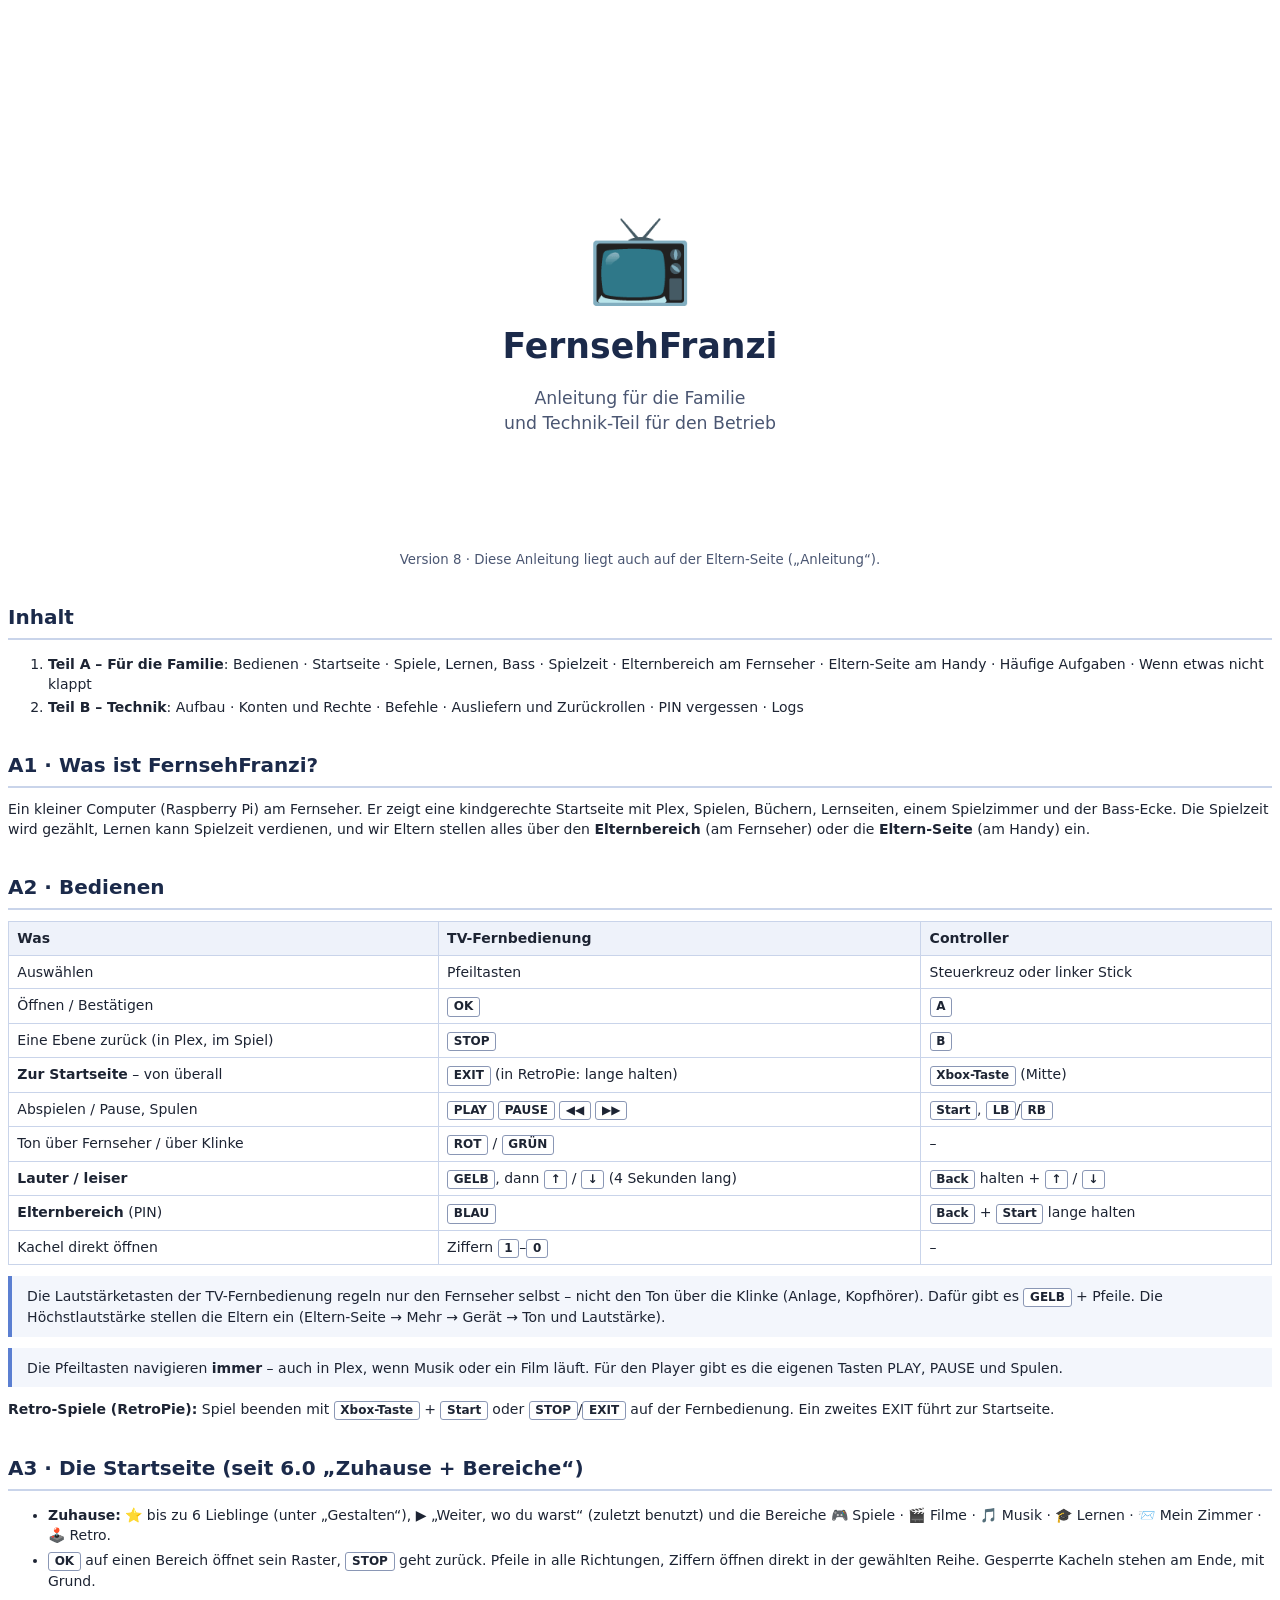
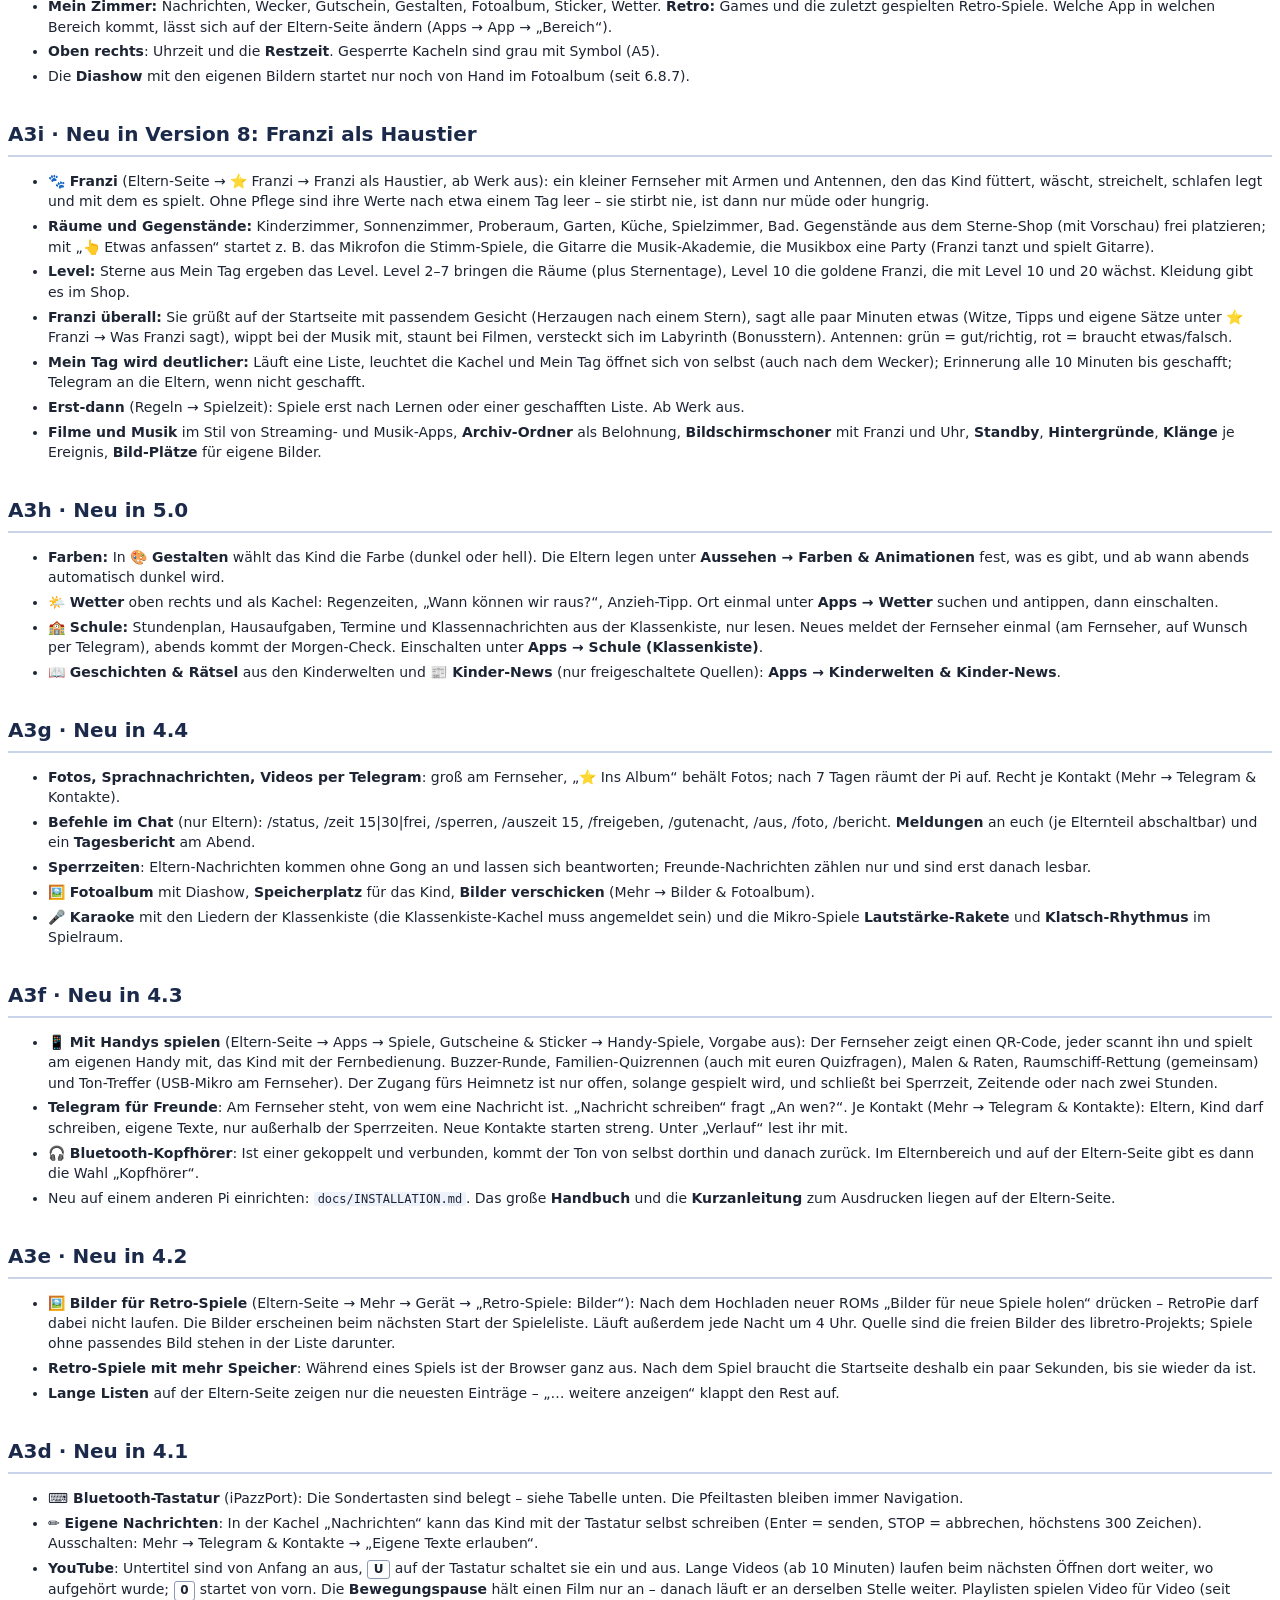
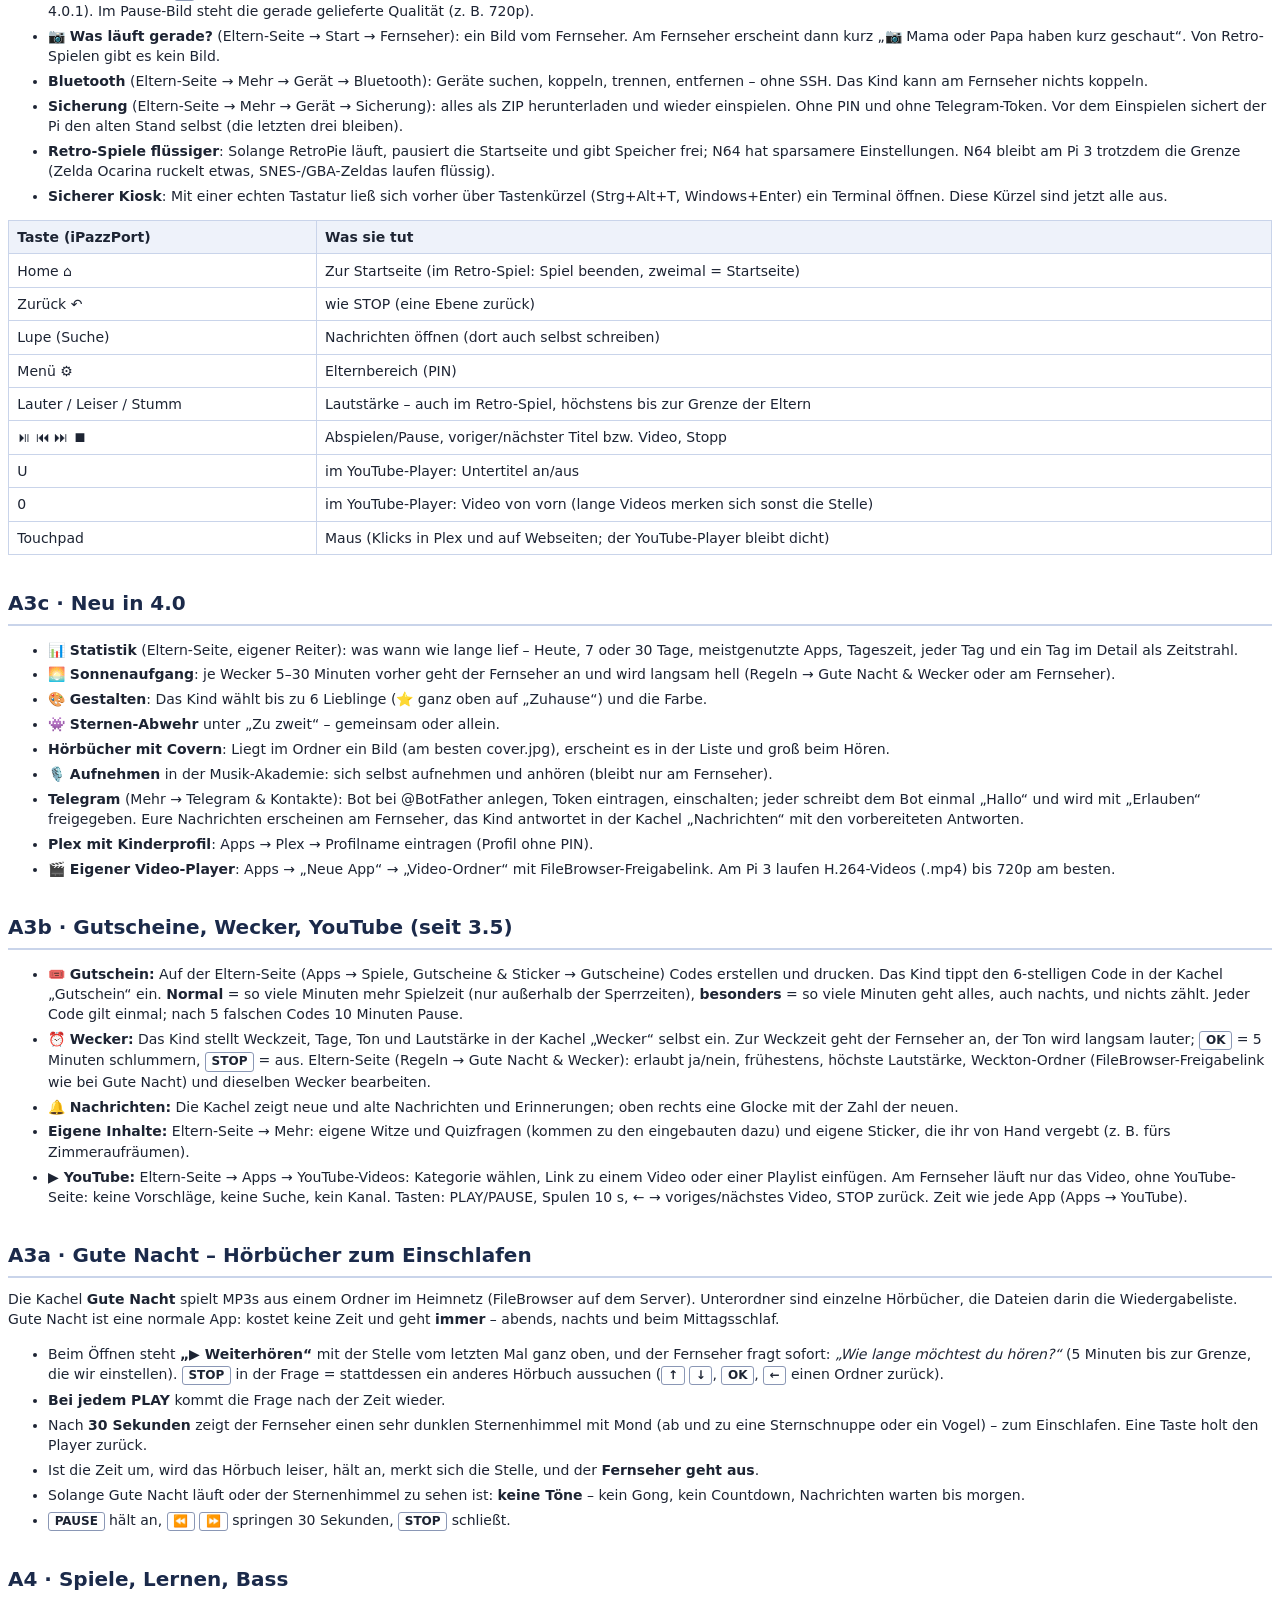
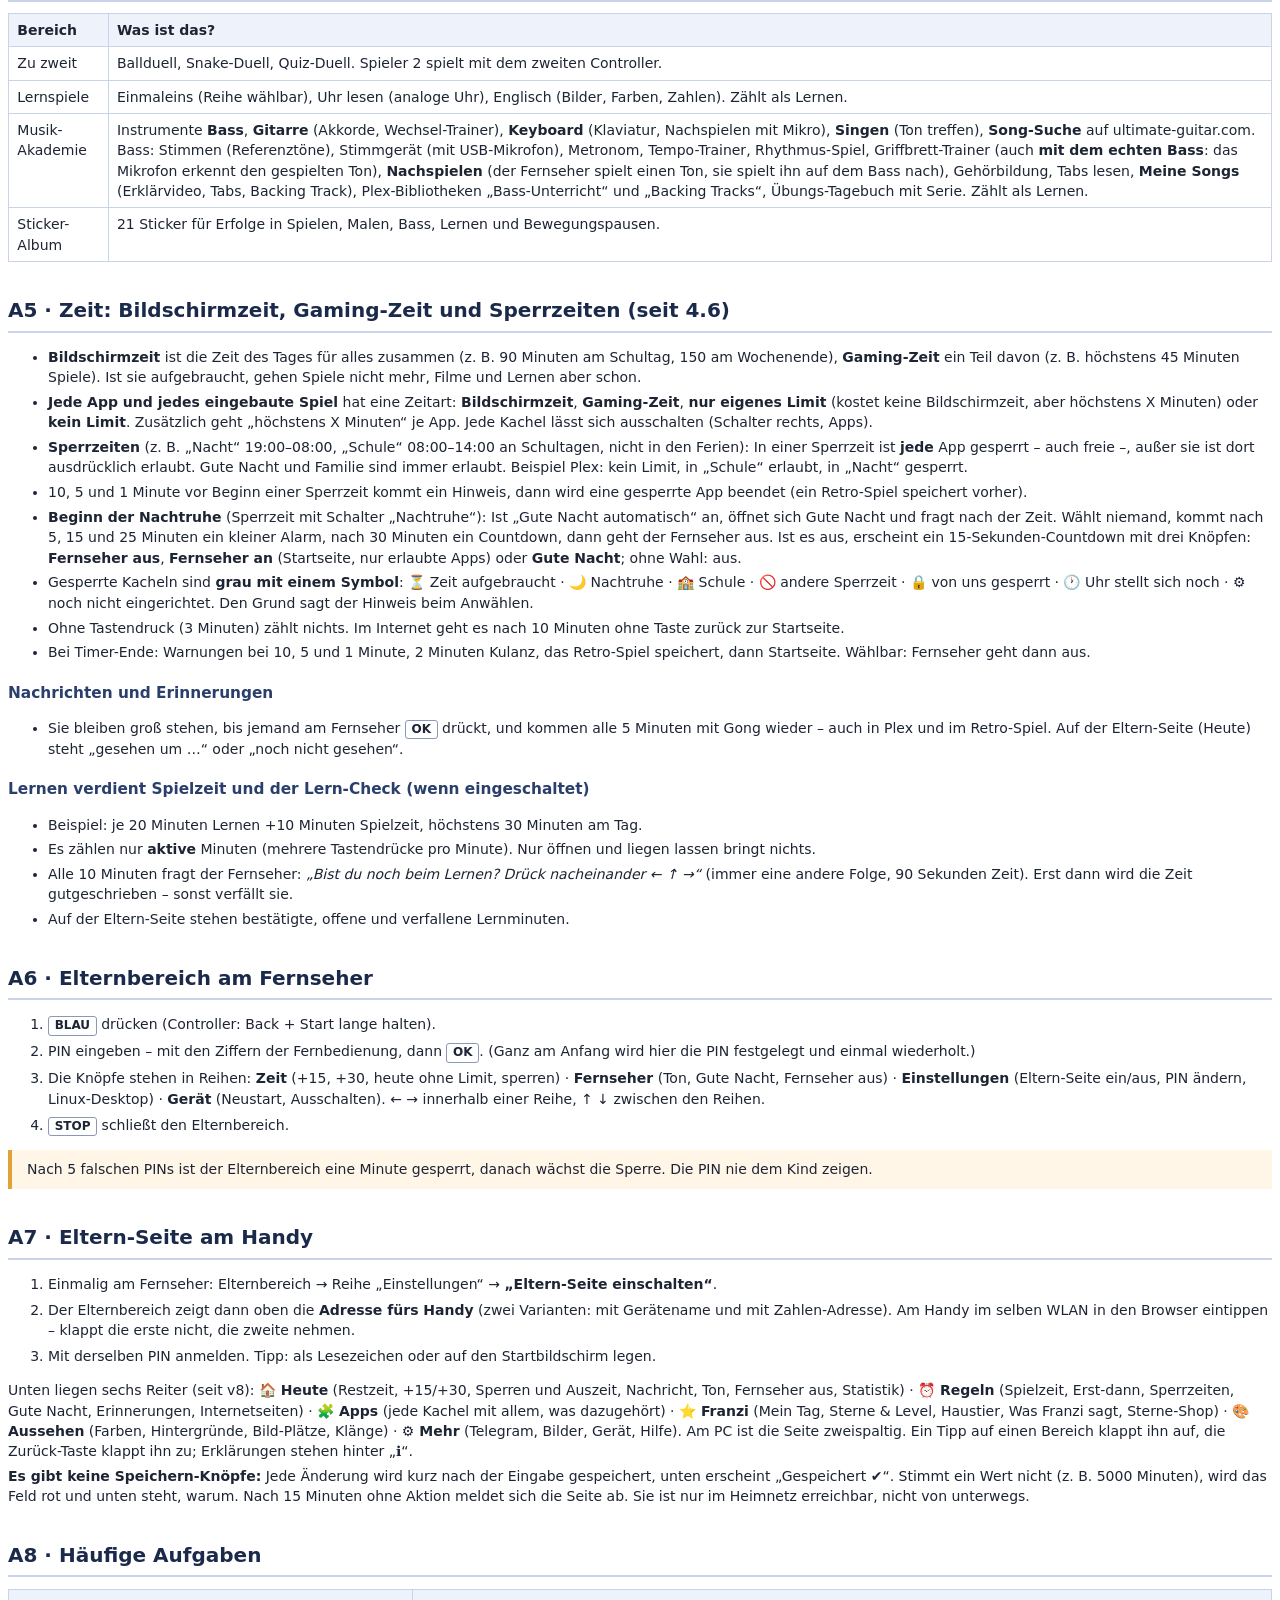
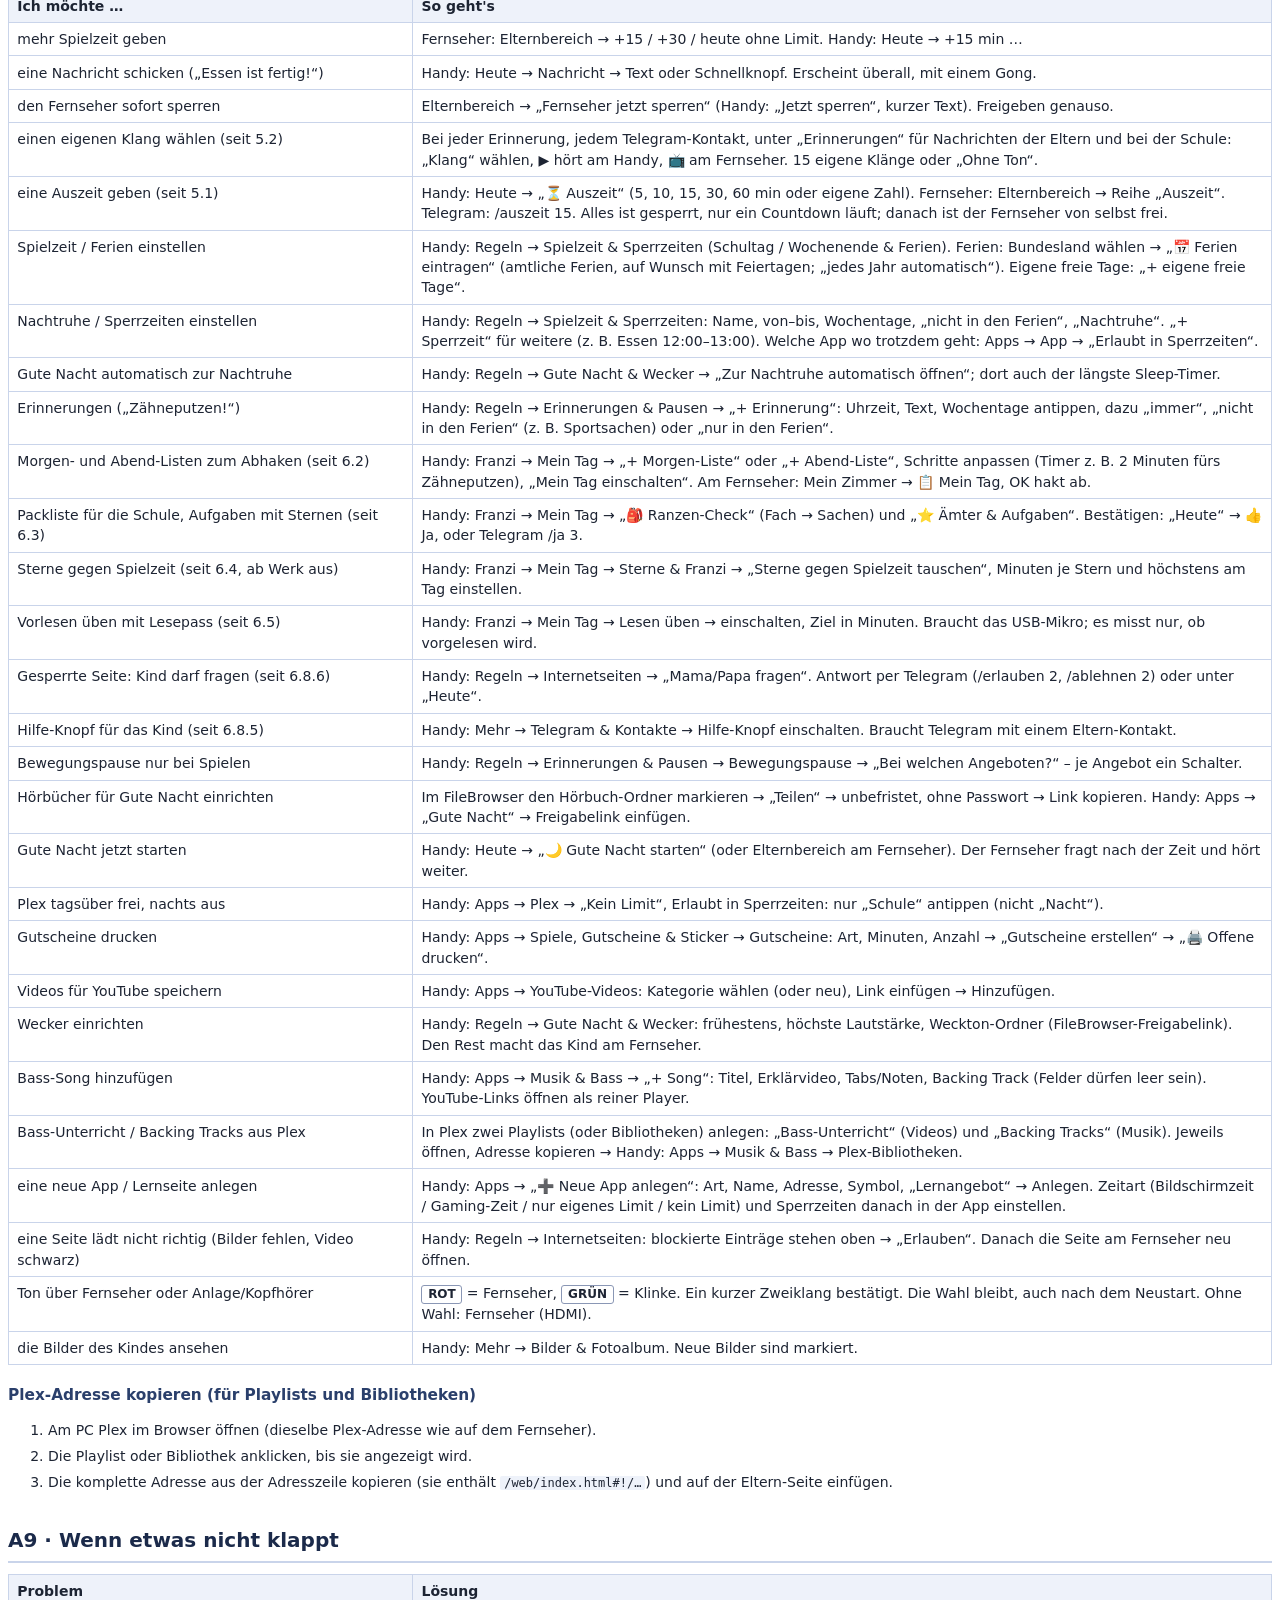
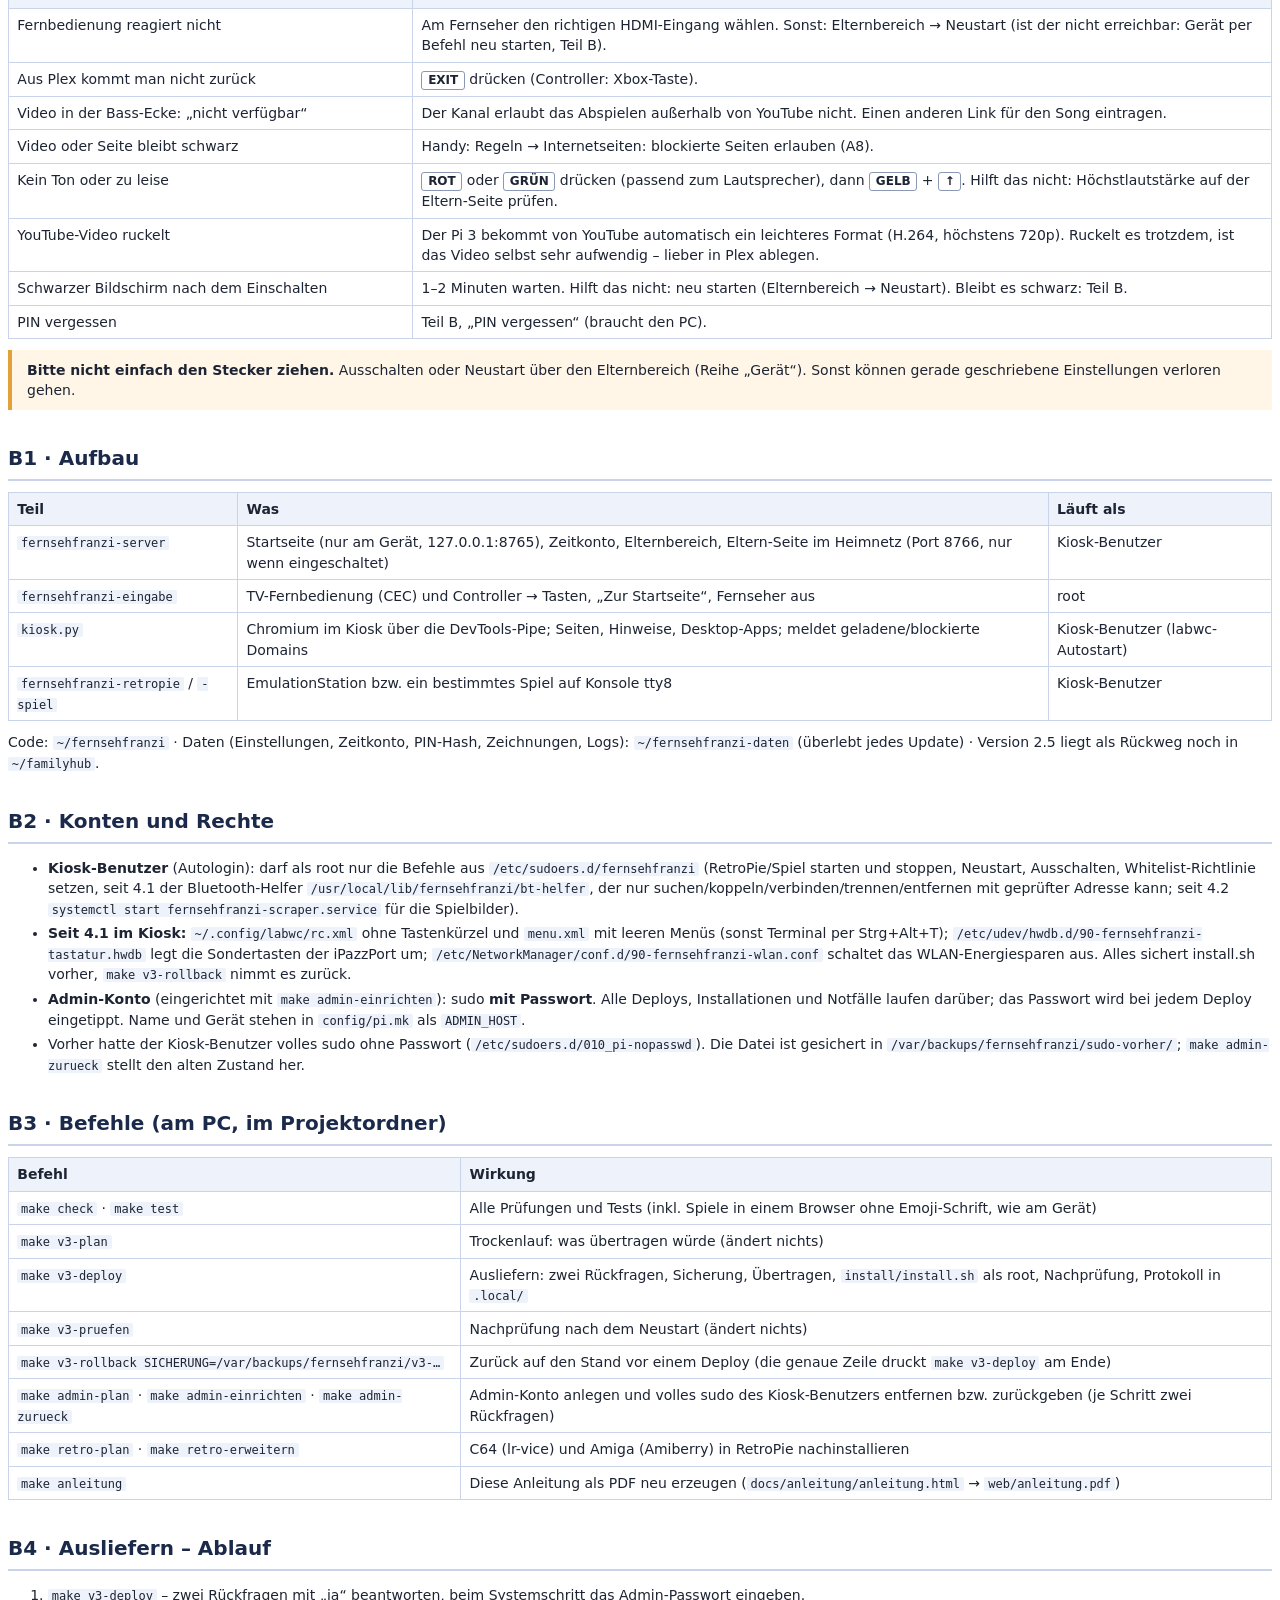
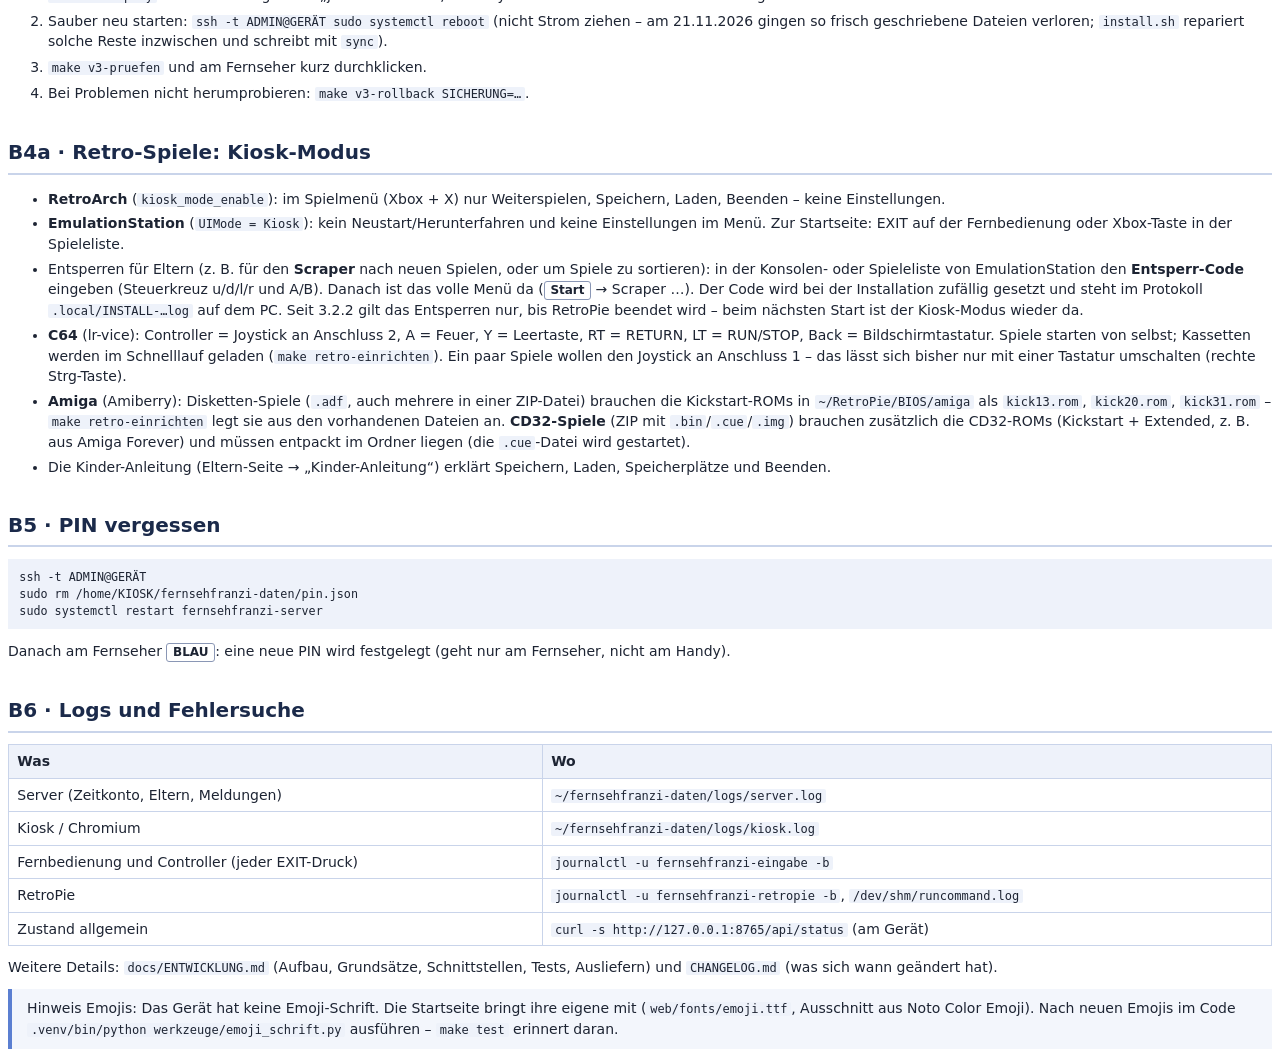
<file: docs/anleitung/anleitung.html>
<!doctype html>
<html lang="de">
<head>
<meta charset="UTF-8">
<title>FernsehFranzi – Anleitung</title>
<style>
  @page { size: A4; margin: 16mm 15mm 18mm; }
  body { font-family: "Noto Sans", "DejaVu Sans", sans-serif; font-size: 10.5pt; line-height: 1.45; color: #1d2433; }
  h1 { font-size: 26pt; margin: 0 0 4mm; color: #1b2a4a; }
  h2 { font-size: 15pt; color: #1b2a4a; border-bottom: 2px solid #c9d4ea; padding-bottom: 1.5mm; margin: 9mm 0 3mm; break-after: avoid; }
  h3 { font-size: 11.5pt; color: #2a3f6b; margin: 5mm 0 1.5mm; break-after: avoid; }
  p, li { margin: 1.2mm 0; }
  table { border-collapse: collapse; width: 100%; margin: 2mm 0 3mm; break-inside: avoid; }
  th, td { border: 1px solid #c9d4ea; padding: 1.6mm 2.2mm; text-align: left; vertical-align: top; }
  th { background: #eef2fa; }
  .titel { text-align: center; padding-top: 50mm; break-after: page; }
  .titel .gross { font-size: 64pt; }
  .titel p { font-size: 13pt; color: #4a5672; }
  .kasten { background: #f3f6fc; border-left: 4px solid #5b7fd1; padding: 2.5mm 4mm; margin: 3mm 0; break-inside: avoid; }
  .achtung { background: #fff6e8; border-left-color: #e3a13a; }
  .schritte li { margin: 1.5mm 0; }
  .teil { break-before: page; }
  code { font-family: "DejaVu Sans Mono", monospace; font-size: 9pt; background: #eef2fa; padding: 0 1mm; border-radius: 2px; }
  pre { font-family: "DejaVu Sans Mono", monospace; font-size: 8.8pt; background: #eef2fa; padding: 2.5mm 3mm; white-space: pre-wrap; break-inside: avoid; }
  .taste { display: inline-block; border: 1px solid #8a97b5; border-radius: 3px; padding: 0 1.5mm; font-weight: 700; font-size: 9pt; background: #fff; }
  .inhalt li { margin: .6mm 0; }
</style>
</head>
<body>

<div class="titel">
  <div class="gross">📺</div>
  <h1>FernsehFranzi</h1>
  <p>Anleitung für die Familie<br>und Technik-Teil für den Betrieb</p>
  <p style="font-size:10pt;margin-top:30mm">Version 8 · Diese Anleitung liegt auch auf der Eltern-Seite („Anleitung“).</p>
</div>

<h2>Inhalt</h2>
<ol class="inhalt">
  <li><b>Teil A – Für die Familie</b>: Bedienen · Startseite · Spiele, Lernen, Bass · Spielzeit · Elternbereich am Fernseher ·
      Eltern-Seite am Handy · Häufige Aufgaben · Wenn etwas nicht klappt</li>
  <li><b>Teil B – Technik</b>: Aufbau · Konten und Rechte · Befehle · Ausliefern und Zurückrollen · PIN vergessen · Logs</li>
</ol>

<!-- ================================================================== Teil A -->
<h2>A1 · Was ist FernsehFranzi?</h2>
<p>Ein kleiner Computer (Raspberry Pi) am Fernseher. Er zeigt eine kindgerechte Startseite mit Plex, Spielen, Büchern,
Lernseiten, einem Spielzimmer und der Bass-Ecke. Die Spielzeit wird gezählt, Lernen kann Spielzeit verdienen, und wir
Eltern stellen alles über den <b>Elternbereich</b> (am Fernseher) oder die <b>Eltern-Seite</b> (am Handy) ein.</p>

<h2>A2 · Bedienen</h2>
<table>
  <tr><th>Was</th><th>TV-Fernbedienung</th><th>Controller</th></tr>
  <tr><td>Auswählen</td><td>Pfeiltasten</td><td>Steuerkreuz oder linker Stick</td></tr>
  <tr><td>Öffnen / Bestätigen</td><td><span class="taste">OK</span></td><td><span class="taste">A</span></td></tr>
  <tr><td>Eine Ebene zurück (in Plex, im Spiel)</td><td><span class="taste">STOP</span></td><td><span class="taste">B</span></td></tr>
  <tr><td><b>Zur Startseite</b> – von überall</td><td><span class="taste">EXIT</span> (in RetroPie: lange halten)</td><td><span class="taste">Xbox-Taste</span> (Mitte)</td></tr>
  <tr><td>Abspielen / Pause, Spulen</td><td><span class="taste">PLAY</span> <span class="taste">PAUSE</span> <span class="taste">◀◀</span> <span class="taste">▶▶</span></td><td><span class="taste">Start</span>, <span class="taste">LB</span>/<span class="taste">RB</span></td></tr>
  <tr><td>Ton über Fernseher / über Klinke</td><td><span class="taste">ROT</span> / <span class="taste">GRÜN</span></td><td>–</td></tr>
  <tr><td><b>Lauter / leiser</b></td><td><span class="taste">GELB</span>, dann <span class="taste">↑</span> / <span class="taste">↓</span> (4 Sekunden lang)</td><td><span class="taste">Back</span> halten + <span class="taste">↑</span> / <span class="taste">↓</span></td></tr>
  <tr><td><b>Elternbereich</b> (PIN)</td><td><span class="taste">BLAU</span></td><td><span class="taste">Back</span> + <span class="taste">Start</span> lange halten</td></tr>
  <tr><td>Kachel direkt öffnen</td><td>Ziffern <span class="taste">1</span>–<span class="taste">0</span></td><td>–</td></tr>
</table>
<div class="kasten">Die Lautstärketasten der TV-Fernbedienung regeln nur den Fernseher selbst – nicht den Ton über die Klinke
(Anlage, Kopfhörer). Dafür gibt es <span class="taste">GELB</span> + Pfeile. Die Höchstlautstärke stellen die Eltern ein
(Eltern-Seite → Mehr → Gerät → Ton und Lautstärke).</div>
<div class="kasten">Die Pfeiltasten navigieren <b>immer</b> – auch in Plex, wenn Musik oder ein Film läuft. Für den Player gibt es die
eigenen Tasten PLAY, PAUSE und Spulen.</div>
<p><b>Retro-Spiele (RetroPie):</b> Spiel beenden mit <span class="taste">Xbox-Taste</span> + <span class="taste">Start</span>
oder <span class="taste">STOP</span>/<span class="taste">EXIT</span> auf der Fernbedienung. Ein zweites EXIT führt zur Startseite.</p>

<h2>A3 · Die Startseite (seit 6.0 „Zuhause + Bereiche“)</h2>
<ul>
  <li><b>Zuhause:</b> ⭐ bis zu 6 Lieblinge (unter „Gestalten“), ▶ „Weiter, wo du warst“ (zuletzt benutzt) und die Bereiche
      🎮 Spiele · 🎬 Filme · 🎵 Musik · 🎓 Lernen · 📨 Mein Zimmer · 🕹️ Retro.</li>
  <li><span class="taste">OK</span> auf einen Bereich öffnet sein Raster, <span class="taste">STOP</span> geht zurück. Pfeile in alle
      Richtungen, Ziffern öffnen direkt in der gewählten Reihe. Gesperrte Kacheln stehen am Ende, mit Grund.</li>
  <li><b>Mein Zimmer:</b> Nachrichten, Wecker, Gutschein, Gestalten, Fotoalbum, Sticker, Wetter. <b>Retro:</b> Games und die zuletzt gespielten Retro-Spiele.
      Welche App in welchen Bereich kommt, lässt sich auf der Eltern-Seite ändern (Apps → App → „Bereich“).</li>
  <li><b>Oben rechts</b>: Uhrzeit und die <b>Restzeit</b>. Gesperrte Kacheln sind grau mit Symbol (A5).</li>
  <li>Die <b>Diashow</b> mit den eigenen Bildern startet nur noch von Hand im Fotoalbum (seit 6.8.7).</li>
</ul>

<h2>A3i · Neu in Version 8: Franzi als Haustier</h2>
<ul>
  <li><b>🐾 Franzi</b> (Eltern-Seite → ⭐ Franzi → Franzi als Haustier, ab Werk aus): ein kleiner Fernseher mit Armen und
      Antennen, den das Kind füttert, wäscht, streichelt, schlafen legt und mit dem es spielt. Ohne Pflege sind ihre Werte
      nach etwa einem Tag leer – sie stirbt nie, ist dann nur müde oder hungrig.</li>
  <li><b>Räume und Gegenstände:</b> Kinderzimmer, Sonnenzimmer, Proberaum, Garten, Küche, Spielzimmer, Bad. Gegenstände aus
      dem Sterne-Shop (mit Vorschau) frei platzieren; mit „👆 Etwas anfassen“ startet z. B. das Mikrofon die Stimm-Spiele, die
      Gitarre die Musik-Akademie, die Musikbox eine Party (Franzi tanzt und spielt Gitarre).</li>
  <li><b>Level:</b> Sterne aus Mein Tag ergeben das Level. Level 2–7 bringen die Räume (plus Sternentage), Level 10 die goldene
      Franzi, die mit Level 10 und 20 wächst. Kleidung gibt es im Shop.</li>
  <li><b>Franzi überall:</b> Sie grüßt auf der Startseite mit passendem Gesicht (Herzaugen nach einem Stern), sagt alle
      paar Minuten etwas (Witze, Tipps und eigene Sätze unter ⭐ Franzi → Was Franzi sagt), wippt bei der Musik mit, staunt
      bei Filmen, versteckt sich im Labyrinth (Bonusstern). Antennen: grün = gut/richtig, rot = braucht etwas/falsch.</li>
  <li><b>Mein Tag wird deutlicher:</b> Läuft eine Liste, leuchtet die Kachel und Mein Tag öffnet sich von selbst (auch nach dem
      Wecker); Erinnerung alle 10 Minuten bis geschafft; Telegram an die Eltern, wenn nicht geschafft.</li>
  <li><b>Erst-dann</b> (Regeln → Spielzeit): Spiele erst nach Lernen oder einer geschafften Liste. Ab Werk aus.</li>
  <li><b>Filme und Musik</b> im Stil von Streaming- und Musik-Apps, <b>Archiv-Ordner</b> als Belohnung, <b>Bildschirmschoner</b>
      mit Franzi und Uhr, <b>Standby</b>, <b>Hintergründe</b>, <b>Klänge</b> je Ereignis, <b>Bild-Plätze</b> für eigene Bilder.</li>
</ul>
<h2>A3h · Neu in 5.0</h2>
<ul>
  <li><b>Farben:</b> In <b>🎨 Gestalten</b> wählt das Kind die Farbe (dunkel oder hell). Die Eltern legen unter
      <b>Aussehen → Farben &amp; Animationen</b> fest, was es gibt, und ab wann abends automatisch dunkel wird.</li>
  <li><b>🌤️ Wetter</b> oben rechts und als Kachel: Regenzeiten, „Wann können wir raus?“, Anzieh-Tipp. Ort einmal unter
      <b>Apps → Wetter</b> suchen und antippen, dann einschalten.</li>
  <li><b>🏫 Schule:</b> Stundenplan, Hausaufgaben, Termine und Klassennachrichten aus der Klassenkiste, nur lesen. Neues
      meldet der Fernseher einmal (am Fernseher, auf Wunsch per Telegram), abends kommt der Morgen-Check.
      Einschalten unter <b>Apps → Schule (Klassenkiste)</b>.</li>
  <li><b>📖 Geschichten &amp; Rätsel</b> aus den Kinderwelten und <b>📰 Kinder-News</b> (nur freigeschaltete Quellen):
      <b>Apps → Kinderwelten &amp; Kinder-News</b>.</li>
</ul>

<h2>A3g · Neu in 4.4</h2>
<ul>
  <li><b>Fotos, Sprachnachrichten, Videos per Telegram</b>: groß am Fernseher, „⭐ Ins Album“ behält Fotos; nach 7 Tagen räumt
      der Pi auf. Recht je Kontakt (Mehr → Telegram & Kontakte).</li>
  <li><b>Befehle im Chat</b> (nur Eltern): /status, /zeit 15|30|frei, /sperren, /auszeit 15, /freigeben, /gutenacht, /aus, /foto, /bericht.
      <b>Meldungen</b> an euch (je Elternteil abschaltbar) und ein <b>Tagesbericht</b> am Abend.</li>
  <li><b>Sperrzeiten</b>: Eltern-Nachrichten kommen ohne Gong an und lassen sich beantworten; Freunde-Nachrichten zählen nur und
      sind erst danach lesbar.</li>
  <li><b>🖼️ Fotoalbum</b> mit Diashow, <b>Speicherplatz</b> für das Kind, <b>Bilder verschicken</b>
      (Mehr → Bilder & Fotoalbum).</li>
  <li><b>🎤 Karaoke</b> mit den Liedern der Klassenkiste (die Klassenkiste-Kachel muss angemeldet sein) und die Mikro-Spiele
      <b>Lautstärke-Rakete</b> und <b>Klatsch-Rhythmus</b> im Spielraum.</li>
</ul>

<h2>A3f · Neu in 4.3</h2>
<ul>
  <li><b>📱 Mit Handys spielen</b> (Eltern-Seite → Apps → Spiele, Gutscheine & Sticker → Handy-Spiele, Vorgabe aus): Der Fernseher zeigt einen QR-Code, jeder
      scannt ihn und spielt am eigenen Handy mit, das Kind mit der Fernbedienung. Buzzer-Runde, Familien-Quizrennen (auch mit
      euren Quizfragen), Malen &amp; Raten, Raumschiff-Rettung (gemeinsam) und Ton-Treffer (USB-Mikro am Fernseher). Der Zugang
      fürs Heimnetz ist nur offen, solange gespielt wird, und schließt bei Sperrzeit, Zeitende oder nach zwei Stunden.</li>
  <li><b>Telegram für Freunde</b>: Am Fernseher steht, von wem eine Nachricht ist. „Nachricht schreiben“ fragt „An wen?“. Je
      Kontakt (Mehr → Telegram & Kontakte): Eltern, Kind darf schreiben, eigene Texte, nur außerhalb der Sperrzeiten. Neue Kontakte
      starten streng. Unter „Verlauf“ lest ihr mit.</li>
  <li><b>🎧 Bluetooth-Kopfhörer</b>: Ist einer gekoppelt und verbunden, kommt der Ton von selbst dorthin und danach zurück.
      Im Elternbereich und auf der Eltern-Seite gibt es dann die Wahl „Kopfhörer“.</li>
  <li>Neu auf einem anderen Pi einrichten: <code>docs/INSTALLATION.md</code>. Das große <b>Handbuch</b> und die
      <b>Kurzanleitung</b> zum Ausdrucken liegen auf der Eltern-Seite.</li>
</ul>

<h2>A3e · Neu in 4.2</h2>
<ul>
  <li><b>🖼️ Bilder für Retro-Spiele</b> (Eltern-Seite → Mehr → Gerät → „Retro-Spiele: Bilder“): Nach dem Hochladen neuer ROMs
      „Bilder für neue Spiele holen“ drücken – RetroPie darf dabei nicht laufen. Die Bilder erscheinen beim nächsten Start der
      Spieleliste. Läuft außerdem jede Nacht um 4 Uhr. Quelle sind die freien Bilder des libretro-Projekts; Spiele ohne
      passendes Bild stehen in der Liste darunter.</li>
  <li><b>Retro-Spiele mit mehr Speicher</b>: Während eines Spiels ist der Browser ganz aus. Nach dem Spiel braucht die
      Startseite deshalb ein paar Sekunden, bis sie wieder da ist.</li>
  <li><b>Lange Listen</b> auf der Eltern-Seite zeigen nur die neuesten Einträge – „… weitere anzeigen“ klappt den Rest auf.</li>
</ul>

<h2>A3d · Neu in 4.1</h2>
<ul>
  <li><b>⌨️ Bluetooth-Tastatur</b> (iPazzPort): Die Sondertasten sind belegt – siehe Tabelle unten. Die Pfeiltasten bleiben
      immer Navigation.</li>
  <li><b>✏️ Eigene Nachrichten</b>: In der Kachel „Nachrichten“ kann das Kind mit der Tastatur selbst schreiben
      (Enter = senden, STOP = abbrechen, höchstens 300 Zeichen). Ausschalten: Mehr → Telegram & Kontakte → „Eigene Texte erlauben“.</li>
  <li><b>YouTube</b>: Untertitel sind von Anfang an aus, <span class="taste">U</span> auf der Tastatur schaltet sie ein und aus. Lange Videos (ab 10 Minuten) laufen beim nächsten Öffnen dort weiter, wo aufgehört wurde; <span class="taste">0</span> startet von vorn. Die <b>Bewegungspause</b> hält einen Film nur an – danach läuft er an derselben Stelle weiter.
      Playlisten spielen Video für Video (seit 4.0.1). Im Pause-Bild steht die gerade gelieferte Qualität (z. B. 720p).</li>
  <li><b>📷 Was läuft gerade?</b> (Eltern-Seite → Start → Fernseher): ein Bild vom Fernseher. Am Fernseher erscheint dann kurz
      „📷 Mama oder Papa haben kurz geschaut“. Von Retro-Spielen gibt es kein Bild.</li>
  <li><b>Bluetooth</b> (Eltern-Seite → Mehr → Gerät → Bluetooth): Geräte suchen, koppeln, trennen, entfernen – ohne SSH. Das Kind kann
      am Fernseher nichts koppeln.</li>
  <li><b>Sicherung</b> (Eltern-Seite → Mehr → Gerät → Sicherung): alles als ZIP herunterladen und wieder einspielen. Ohne PIN und ohne
      Telegram-Token. Vor dem Einspielen sichert der Pi den alten Stand selbst (die letzten drei bleiben).</li>
  <li><b>Retro-Spiele flüssiger</b>: Solange RetroPie läuft, pausiert die Startseite und gibt Speicher frei; N64 hat
      sparsamere Einstellungen. N64 bleibt am Pi 3 trotzdem die Grenze (Zelda Ocarina ruckelt etwas, SNES-/GBA-Zeldas laufen flüssig).</li>
  <li><b>Sicherer Kiosk</b>: Mit einer echten Tastatur ließ sich vorher über Tastenkürzel (Strg+Alt+T, Windows+Enter) ein
      Terminal öffnen. Diese Kürzel sind jetzt alle aus.</li>
</ul>
<table>
  <tr><th>Taste (iPazzPort)</th><th>Was sie tut</th></tr>
  <tr><td>Home ⌂</td><td>Zur Startseite (im Retro-Spiel: Spiel beenden, zweimal = Startseite)</td></tr>
  <tr><td>Zurück ↶</td><td>wie STOP (eine Ebene zurück)</td></tr>
  <tr><td>Lupe (Suche)</td><td>Nachrichten öffnen (dort auch selbst schreiben)</td></tr>
  <tr><td>Menü ⚙️</td><td>Elternbereich (PIN)</td></tr>
  <tr><td>Lauter / Leiser / Stumm</td><td>Lautstärke – auch im Retro-Spiel, höchstens bis zur Grenze der Eltern</td></tr>
  <tr><td>⏯ ⏮ ⏭ ⏹</td><td>Abspielen/Pause, voriger/nächster Titel bzw. Video, Stopp</td></tr>
  <tr><td>U</td><td>im YouTube-Player: Untertitel an/aus</td></tr>
  <tr><td>0</td><td>im YouTube-Player: Video von vorn (lange Videos merken sich sonst die Stelle)</td></tr>
  <tr><td>Touchpad</td><td>Maus (Klicks in Plex und auf Webseiten; der YouTube-Player bleibt dicht)</td></tr>
</table>

<h2>A3c · Neu in 4.0</h2>
<ul>
  <li><b>📊 Statistik</b> (Eltern-Seite, eigener Reiter): was wann wie lange lief – Heute, 7 oder 30 Tage, meistgenutzte Apps,
      Tageszeit, jeder Tag und ein Tag im Detail als Zeitstrahl.</li>
  <li><b>🌅 Sonnenaufgang</b>: je Wecker 5–30 Minuten vorher geht der Fernseher an und wird langsam hell (Regeln → Gute Nacht & Wecker oder am Fernseher).</li>
  <li><b>🎨 Gestalten</b>: Das Kind wählt bis zu 6 Lieblinge (⭐ ganz oben auf „Zuhause“) und die Farbe.</li>
  <li><b>👾 Sternen-Abwehr</b> unter „Zu zweit“ – gemeinsam oder allein.</li>
  <li><b>Hörbücher mit Covern</b>: Liegt im Ordner ein Bild (am besten cover.jpg), erscheint es in der Liste und groß beim Hören.</li>
  <li><b>🎙️ Aufnehmen</b> in der Musik-Akademie: sich selbst aufnehmen und anhören (bleibt nur am Fernseher).</li>
  <li><b>Telegram</b> (Mehr → Telegram & Kontakte): Bot bei @BotFather anlegen, Token eintragen, einschalten; jeder schreibt dem Bot einmal
      „Hallo“ und wird mit „Erlauben“ freigegeben. Eure Nachrichten erscheinen am Fernseher, das Kind antwortet in der
      Kachel „Nachrichten“ mit den vorbereiteten Antworten.</li>
  <li><b>Plex mit Kinderprofil</b>: Apps → Plex → Profilname eintragen (Profil ohne PIN).</li>
  <li><b>🎬 Eigener Video-Player</b>: Apps → „Neue App“ → „Video-Ordner“ mit FileBrowser-Freigabelink. Am Pi 3 laufen
      H.264-Videos (.mp4) bis 720p am besten.</li>
</ul>

<h2>A3b · Gutscheine, Wecker, YouTube (seit 3.5)</h2>
<ul>
  <li><b>🎟️ Gutschein:</b> Auf der Eltern-Seite (Apps → Spiele, Gutscheine & Sticker → Gutscheine) Codes erstellen und drucken. Das Kind tippt den 6-stelligen Code
      in der Kachel „Gutschein“ ein. <b>Normal</b> = so viele Minuten mehr Spielzeit (nur außerhalb der Sperrzeiten),
      <b>besonders</b> = so viele Minuten geht alles, auch nachts, und nichts zählt. Jeder Code gilt einmal; nach 5 falschen
      Codes 10 Minuten Pause.</li>
  <li><b>⏰ Wecker:</b> Das Kind stellt Weckzeit, Tage, Ton und Lautstärke in der Kachel „Wecker“ selbst ein. Zur Weckzeit geht
      der Fernseher an, der Ton wird langsam lauter; <span class="taste">OK</span> = 5 Minuten schlummern,
      <span class="taste">STOP</span> = aus. Eltern-Seite (Regeln → Gute Nacht & Wecker): erlaubt ja/nein, frühestens, höchste Lautstärke,
      Weckton-Ordner (FileBrowser-Freigabelink wie bei Gute Nacht) und dieselben Wecker bearbeiten.</li>
  <li><b>🔔 Nachrichten:</b> Die Kachel zeigt neue und alte Nachrichten und Erinnerungen; oben rechts eine Glocke mit der Zahl der neuen.</li>
  <li><b>Eigene Inhalte:</b> Eltern-Seite → Mehr: eigene Witze und Quizfragen (kommen zu den eingebauten dazu) und eigene Sticker,
      die ihr von Hand vergebt (z. B. fürs Zimmeraufräumen).</li>
  <li><b>▶️ YouTube:</b> Eltern-Seite → Apps → YouTube-Videos: Kategorie wählen, Link zu einem Video oder einer Playlist
      einfügen. Am Fernseher läuft nur das Video, ohne YouTube-Seite: keine Vorschläge, keine Suche, kein Kanal. Tasten:
      PLAY/PAUSE, Spulen 10 s, ← → voriges/nächstes Video, STOP zurück. Zeit wie jede App (Apps → YouTube).</li>
</ul>

<h2>A3a · Gute Nacht – Hörbücher zum Einschlafen</h2>
<p>Die Kachel <b>Gute Nacht</b> spielt MP3s aus einem Ordner im Heimnetz (FileBrowser auf dem Server). Unterordner sind
einzelne Hörbücher, die Dateien darin die Wiedergabeliste. Gute Nacht ist eine normale App: kostet keine Zeit und geht
<b>immer</b> – abends, nachts und beim Mittagsschlaf.</p>
<ul>
  <li>Beim Öffnen steht <b>„▶ Weiterhören“</b> mit der Stelle vom letzten Mal ganz oben, und der Fernseher fragt sofort:
      <i>„Wie lange möchtest du hören?“</i> (5 Minuten bis zur Grenze, die wir einstellen). <span class="taste">STOP</span>
      in der Frage = stattdessen ein anderes Hörbuch aussuchen (<span class="taste">↑</span> <span class="taste">↓</span>,
      <span class="taste">OK</span>, <span class="taste">←</span> einen Ordner zurück).</li>
  <li><b>Bei jedem PLAY</b> kommt die Frage nach der Zeit wieder.</li>
  <li>Nach <b>30 Sekunden</b> zeigt der Fernseher einen sehr dunklen Sternenhimmel mit Mond (ab und zu eine Sternschnuppe
      oder ein Vogel) – zum Einschlafen. Eine Taste holt den Player zurück.</li>
  <li>Ist die Zeit um, wird das Hörbuch leiser, hält an, merkt sich die Stelle, und der <b>Fernseher geht aus</b>.</li>
  <li>Solange Gute Nacht läuft oder der Sternenhimmel zu sehen ist: <b>keine Töne</b> – kein Gong, kein Countdown,
      Nachrichten warten bis morgen.</li>
  <li><span class="taste">PAUSE</span> hält an, <span class="taste">⏪</span> <span class="taste">⏩</span> springen 30 Sekunden,
      <span class="taste">STOP</span> schließt.</li>
</ul>

<h2>A4 · Spiele, Lernen, Bass</h2>
<table>
  <tr><th>Bereich</th><th>Was ist das?</th></tr>
  <tr><td>Zu zweit</td><td>Ballduell, Snake-Duell, Quiz-Duell. Spieler 2 spielt mit dem zweiten Controller.</td></tr>
  <tr><td>Lernspiele</td><td>Einmaleins (Reihe wählbar), Uhr lesen (analoge Uhr), Englisch (Bilder, Farben, Zahlen). Zählt als Lernen.</td></tr>
  <tr><td>Musik-Akademie</td><td>Instrumente <b>Bass</b>, <b>Gitarre</b> (Akkorde, Wechsel-Trainer), <b>Keyboard</b> (Klaviatur, Nachspielen mit Mikro), <b>Singen</b> (Ton treffen), <b>Song-Suche</b> auf ultimate-guitar.com. Bass: Stimmen (Referenztöne), Stimmgerät (mit USB-Mikrofon), Metronom, Tempo-Trainer, Rhythmus-Spiel,
      Griffbrett-Trainer (auch <b>mit dem echten Bass</b>: das Mikrofon erkennt den gespielten Ton), <b>Nachspielen</b>
      (der Fernseher spielt einen Ton, sie spielt ihn auf dem Bass nach), Gehörbildung, Tabs lesen, <b>Meine Songs</b> (Erklärvideo, Tabs, Backing Track), Plex-Bibliotheken
      „Bass-Unterricht“ und „Backing Tracks“, Übungs-Tagebuch mit Serie. Zählt als Lernen.</td></tr>
  <tr><td>Sticker-Album</td><td>21 Sticker für Erfolge in Spielen, Malen, Bass, Lernen und Bewegungspausen.</td></tr>
</table>

<h2>A5 · Zeit: Bildschirmzeit, Gaming-Zeit und Sperrzeiten (seit 4.6)</h2>
<ul>
  <li><b>Bildschirmzeit</b> ist die Zeit des Tages für alles zusammen (z. B. 90 Minuten am Schultag, 150 am Wochenende),
      <b>Gaming-Zeit</b> ein Teil davon (z. B. höchstens 45 Minuten Spiele). Ist sie aufgebraucht, gehen Spiele nicht mehr,
      Filme und Lernen aber schon.</li>
  <li><b>Jede App und jedes eingebaute Spiel</b> hat eine Zeitart: <b>Bildschirmzeit</b>, <b>Gaming-Zeit</b>,
      <b>nur eigenes Limit</b> (kostet keine Bildschirmzeit, aber höchstens X Minuten) oder <b>kein Limit</b>. Zusätzlich geht
      „höchstens X Minuten“ je App. Jede Kachel lässt sich ausschalten (Schalter rechts, Apps).</li>
  <li><b>Sperrzeiten</b> (z. B. „Nacht“ 19:00–08:00, „Schule“ 08:00–14:00 an Schultagen, nicht in den Ferien): In einer
      Sperrzeit ist <b>jede</b> App gesperrt – auch freie –, außer sie ist dort ausdrücklich erlaubt. Gute Nacht und Familie sind
      immer erlaubt. Beispiel Plex: kein Limit, in „Schule“ erlaubt, in „Nacht“ gesperrt.</li>
  <li>10, 5 und 1 Minute vor Beginn einer Sperrzeit kommt ein Hinweis, dann wird eine gesperrte App beendet (ein Retro-Spiel
      speichert vorher).</li>
  <li><b>Beginn der Nachtruhe</b> (Sperrzeit mit Schalter „Nachtruhe“): Ist „Gute Nacht automatisch“ an, öffnet sich Gute
      Nacht und fragt nach der Zeit. Wählt niemand, kommt nach 5, 15 und 25 Minuten ein kleiner Alarm, nach 30 Minuten ein
      Countdown, dann geht der Fernseher aus. Ist es aus, erscheint ein 15-Sekunden-Countdown mit drei Knöpfen:
      <b>Fernseher aus</b>, <b>Fernseher an</b> (Startseite, nur erlaubte Apps) oder <b>Gute Nacht</b>; ohne Wahl: aus.</li>
  <li>Gesperrte Kacheln sind <b>grau mit einem Symbol</b>: ⏳ Zeit aufgebraucht · 🌙 Nachtruhe · 🏫 Schule · 🚫 andere Sperrzeit ·
      🔒 von uns gesperrt · 🕐 Uhr stellt sich noch · ⚙️ noch nicht eingerichtet. Den Grund sagt der Hinweis beim Anwählen.</li>
  <li>Ohne Tastendruck (3 Minuten) zählt nichts. Im Internet geht es nach 10 Minuten ohne Taste zurück zur Startseite.</li>
  <li>Bei Timer-Ende: Warnungen bei 10, 5 und 1 Minute, 2 Minuten Kulanz, das Retro-Spiel speichert, dann Startseite.
      Wählbar: Fernseher geht dann aus.</li>
</ul>
<h3>Nachrichten und Erinnerungen</h3>
<ul>
  <li>Sie bleiben groß stehen, bis jemand am Fernseher <span class="taste">OK</span> drückt, und kommen alle 5 Minuten mit
      Gong wieder – auch in Plex und im Retro-Spiel. Auf der Eltern-Seite (Heute) steht „gesehen um …“ oder „noch nicht gesehen“.</li>
</ul>
<h3>Lernen verdient Spielzeit und der Lern-Check (wenn eingeschaltet)</h3>
<ul>
  <li>Beispiel: je 20 Minuten Lernen +10 Minuten Spielzeit, höchstens 30 Minuten am Tag.</li>
  <li>Es zählen nur <b>aktive</b> Minuten (mehrere Tastendrücke pro Minute). Nur öffnen und liegen lassen bringt nichts.</li>
  <li>Alle 10 Minuten fragt der Fernseher: <i>„Bist du noch beim Lernen? Drück nacheinander ← ↑ →“</i> (immer eine andere
      Folge, 90 Sekunden Zeit). Erst dann wird die Zeit gutgeschrieben – sonst verfällt sie.</li>
  <li>Auf der Eltern-Seite stehen bestätigte, offene und verfallene Lernminuten.</li>
</ul>

<h2>A6 · Elternbereich am Fernseher</h2>
<ol class="schritte">
  <li><span class="taste">BLAU</span> drücken (Controller: Back + Start lange halten).</li>
  <li>PIN eingeben – mit den Ziffern der Fernbedienung, dann <span class="taste">OK</span>.
      (Ganz am Anfang wird hier die PIN festgelegt und einmal wiederholt.)</li>
  <li>Die Knöpfe stehen in Reihen: <b>Zeit</b> (+15, +30, heute ohne Limit, sperren) · <b>Fernseher</b> (Ton, Gute Nacht,
      Fernseher aus) · <b>Einstellungen</b> (Eltern-Seite ein/aus, PIN ändern, Linux-Desktop) · <b>Gerät</b> (Neustart, Ausschalten).
      ← → innerhalb einer Reihe, ↑ ↓ zwischen den Reihen.</li>
  <li><span class="taste">STOP</span> schließt den Elternbereich.</li>
</ol>
<div class="kasten achtung">Nach 5 falschen PINs ist der Elternbereich eine Minute gesperrt, danach wächst die Sperre. Die PIN
nie dem Kind zeigen.</div>

<h2>A7 · Eltern-Seite am Handy</h2>
<ol class="schritte">
  <li>Einmalig am Fernseher: Elternbereich → Reihe „Einstellungen“ → <b>„Eltern-Seite einschalten“</b>.</li>
  <li>Der Elternbereich zeigt dann oben die <b>Adresse fürs Handy</b> (zwei Varianten: mit Gerätename und mit Zahlen-Adresse).
      Am Handy im selben WLAN in den Browser eintippen – klappt die erste nicht, die zweite nehmen.</li>
  <li>Mit derselben PIN anmelden. Tipp: als Lesezeichen oder auf den Startbildschirm legen.</li>
</ol>
<p>Unten liegen sechs Reiter (seit v8): <b>🏠 Heute</b> (Restzeit, +15/+30, Sperren und Auszeit, Nachricht, Ton, Fernseher aus,
Statistik) · <b>⏰ Regeln</b> (Spielzeit, Erst-dann, Sperrzeiten, Gute Nacht, Erinnerungen, Internetseiten) · <b>🧩 Apps</b> (jede Kachel
mit allem, was dazugehört) · <b>⭐ Franzi</b> (Mein Tag, Sterne &amp; Level, Haustier, Was Franzi sagt, Sterne-Shop) ·
<b>🎨 Aussehen</b> (Farben, Hintergründe, Bild-Plätze, Klänge) · <b>⚙️ Mehr</b> (Telegram, Bilder, Gerät, Hilfe). Am PC ist die Seite zweispaltig. Ein Tipp auf einen Bereich klappt ihn auf,
die Zurück-Taste klappt ihn zu; Erklärungen stehen hinter „ℹ️“.</p>
<p><b>Es gibt keine Speichern-Knöpfe:</b> Jede Änderung wird kurz nach der Eingabe gespeichert, unten erscheint
„Gespeichert ✔“. Stimmt ein Wert nicht (z. B. 5000 Minuten), wird das Feld rot und unten steht, warum.
Nach 15 Minuten ohne Aktion meldet sich die Seite ab. Sie ist nur im Heimnetz erreichbar, nicht von unterwegs.</p>

<h2>A8 · Häufige Aufgaben</h2>
<table>
  <tr><th style="width:32%">Ich möchte …</th><th>So geht's</th></tr>
  <tr><td>mehr Spielzeit geben</td><td>Fernseher: Elternbereich → +15 / +30 / heute ohne Limit. Handy: Heute → +15 min …</td></tr>
  <tr><td>eine Nachricht schicken („Essen ist fertig!“)</td><td>Handy: Heute → Nachricht → Text oder Schnellknopf. Erscheint überall, mit einem Gong.</td></tr>
  <tr><td>den Fernseher sofort sperren</td><td>Elternbereich → „Fernseher jetzt sperren“ (Handy: „Jetzt sperren“, kurzer Text). Freigeben genauso.</td></tr>
  <tr><td>einen eigenen Klang wählen (seit 5.2)</td><td>Bei jeder Erinnerung, jedem Telegram-Kontakt, unter „Erinnerungen“ für Nachrichten der Eltern und bei der Schule: „Klang“ wählen, ▶ hört am Handy, 📺 am Fernseher. 15 eigene Klänge oder „Ohne Ton“.</td></tr>
  <tr><td>eine Auszeit geben (seit 5.1)</td><td>Handy: Heute → „⏳ Auszeit“ (5, 10, 15, 30, 60 min oder eigene Zahl). Fernseher: Elternbereich → Reihe „Auszeit“. Telegram: /auszeit 15. Alles ist gesperrt, nur ein Countdown läuft; danach ist der Fernseher von selbst frei.</td></tr>
  <tr><td>Spielzeit / Ferien einstellen</td><td>Handy: Regeln → Spielzeit & Sperrzeiten (Schultag / Wochenende &amp; Ferien). Ferien: Bundesland wählen → „📅 Ferien eintragen“ (amtliche Ferien, auf Wunsch mit Feiertagen; „jedes Jahr automatisch“). Eigene freie Tage: „+ eigene freie Tage“.</td></tr>
  <tr><td>Nachtruhe / Sperrzeiten einstellen</td><td>Handy: Regeln → Spielzeit & Sperrzeiten: Name, von–bis, Wochentage, „nicht in den Ferien“,
      „Nachtruhe“. „+ Sperrzeit“ für weitere (z. B. Essen 12:00–13:00). Welche App wo trotzdem geht: Apps → App → „Erlaubt in Sperrzeiten“.</td></tr>
  <tr><td>Gute Nacht automatisch zur Nachtruhe</td><td>Handy: Regeln → Gute Nacht & Wecker → „Zur Nachtruhe automatisch öffnen“; dort auch der längste Sleep-Timer.</td></tr>
  <tr><td>Erinnerungen („Zähneputzen!“)</td><td>Handy: Regeln → Erinnerungen & Pausen → „+ Erinnerung“: Uhrzeit, Text, Wochentage antippen, dazu „immer“, „nicht in den Ferien“ (z. B. Sportsachen) oder „nur in den Ferien“.</td></tr>
  <tr><td>Morgen- und Abend-Listen zum Abhaken (seit 6.2)</td><td>Handy: Franzi → Mein Tag → „+ Morgen-Liste“ oder „+ Abend-Liste“, Schritte anpassen (Timer z. B. 2 Minuten fürs Zähneputzen), „Mein Tag einschalten“. Am Fernseher: Mein Zimmer → 📋 Mein Tag, OK hakt ab.</td></tr>
  <tr><td>Packliste für die Schule, Aufgaben mit Sternen (seit 6.3)</td><td>Handy: Franzi → Mein Tag → „🎒 Ranzen-Check“ (Fach → Sachen) und „⭐ Ämter & Aufgaben“. Bestätigen: „Heute“ → 👍 Ja, oder Telegram /ja 3.</td></tr>
  <tr><td>Sterne gegen Spielzeit (seit 6.4, ab Werk aus)</td><td>Handy: Franzi → Mein Tag → Sterne & Franzi → „Sterne gegen Spielzeit tauschen“, Minuten je Stern und höchstens am Tag einstellen.</td></tr>
  <tr><td>Vorlesen üben mit Lesepass (seit 6.5)</td><td>Handy: Franzi → Mein Tag → Lesen üben → einschalten, Ziel in Minuten. Braucht das USB-Mikro; es misst nur, ob vorgelesen wird.</td></tr>
  <tr><td>Gesperrte Seite: Kind darf fragen (seit 6.8.6)</td><td>Handy: Regeln → Internetseiten → „Mama/Papa fragen“. Antwort per Telegram (/erlauben 2, /ablehnen 2) oder unter „Heute“.</td></tr>
  <tr><td>Hilfe-Knopf für das Kind (seit 6.8.5)</td><td>Handy: Mehr → Telegram & Kontakte → Hilfe-Knopf einschalten. Braucht Telegram mit einem Eltern-Kontakt.</td></tr>
  <tr><td>Bewegungspause nur bei Spielen</td><td>Handy: Regeln → Erinnerungen & Pausen → Bewegungspause → „Bei welchen Angeboten?“ – je Angebot ein Schalter.</td></tr>
  <tr><td>Hörbücher für Gute Nacht einrichten</td><td>Im FileBrowser den Hörbuch-Ordner markieren → „Teilen“ → unbefristet, ohne Passwort → Link kopieren.
      Handy: Apps → „Gute Nacht“ → Freigabelink einfügen.</td></tr>
  <tr><td>Gute Nacht jetzt starten</td><td>Handy: Heute → „🌙 Gute Nacht starten“ (oder Elternbereich am Fernseher). Der Fernseher fragt nach der Zeit und hört weiter.</td></tr>
  <tr><td>Plex tagsüber frei, nachts aus</td><td>Handy: Apps → Plex → „Kein Limit“, Erlaubt in Sperrzeiten: nur „Schule“ antippen (nicht „Nacht“).</td></tr>
  <tr><td>Gutscheine drucken</td><td>Handy: Apps → Spiele, Gutscheine & Sticker → Gutscheine: Art, Minuten, Anzahl → „Gutscheine erstellen“ → „🖨️ Offene drucken“.</td></tr>
  <tr><td>Videos für YouTube speichern</td><td>Handy: Apps → YouTube-Videos: Kategorie wählen (oder neu), Link einfügen → Hinzufügen.</td></tr>
  <tr><td>Wecker einrichten</td><td>Handy: Regeln → Gute Nacht & Wecker: frühestens, höchste Lautstärke, Weckton-Ordner (FileBrowser-Freigabelink). Den Rest macht das Kind am Fernseher.</td></tr>
  <tr><td>Bass-Song hinzufügen</td><td>Handy: Apps → Musik & Bass → „+ Song“: Titel, Erklärvideo, Tabs/Noten, Backing Track (Felder dürfen leer sein).
      YouTube-Links öffnen als reiner Player.</td></tr>
  <tr><td>Bass-Unterricht / Backing Tracks aus Plex</td><td>In Plex zwei Playlists (oder Bibliotheken) anlegen: „Bass-Unterricht“ (Videos) und
      „Backing Tracks“ (Musik). Jeweils öffnen, Adresse kopieren → Handy: Apps → Musik & Bass → Plex-Bibliotheken.</td></tr>
  <tr><td>eine neue App / Lernseite anlegen</td><td>Handy: Apps → „➕ Neue App anlegen“: Art, Name, Adresse, Symbol, „Lernangebot“ → Anlegen.
      Zeitart (Bildschirmzeit / Gaming-Zeit / nur eigenes Limit / kein Limit) und Sperrzeiten danach in der App einstellen.</td></tr>
  <tr><td>eine Seite lädt nicht richtig (Bilder fehlen, Video schwarz)</td><td>Handy: Regeln → Internetseiten: blockierte Einträge stehen oben → „Erlauben“.
      Danach die Seite am Fernseher neu öffnen.</td></tr>
  <tr><td>Ton über Fernseher oder Anlage/Kopfhörer</td><td><span class="taste">ROT</span> = Fernseher, <span class="taste">GRÜN</span> = Klinke. Ein kurzer Zweiklang bestätigt.
      Die Wahl bleibt, auch nach dem Neustart. Ohne Wahl: Fernseher (HDMI).</td></tr>
  <tr><td>die Bilder des Kindes ansehen</td><td>Handy: Mehr → Bilder & Fotoalbum. Neue Bilder sind markiert.</td></tr>
</table>
<h3>Plex-Adresse kopieren (für Playlists und Bibliotheken)</h3>
<ol class="schritte">
  <li>Am PC Plex im Browser öffnen (dieselbe Plex-Adresse wie auf dem Fernseher).</li>
  <li>Die Playlist oder Bibliothek anklicken, bis sie angezeigt wird.</li>
  <li>Die komplette Adresse aus der Adresszeile kopieren (sie enthält <code>/web/index.html#!/…</code>) und auf der Eltern-Seite einfügen.</li>
</ol>

<h2>A9 · Wenn etwas nicht klappt</h2>
<table>
  <tr><th style="width:32%">Problem</th><th>Lösung</th></tr>
  <tr><td>Fernbedienung reagiert nicht</td><td>Am Fernseher den richtigen HDMI-Eingang wählen. Sonst: Elternbereich → Neustart
      (ist der nicht erreichbar: Gerät per Befehl neu starten, Teil B).</td></tr>
  <tr><td>Aus Plex kommt man nicht zurück</td><td><span class="taste">EXIT</span> drücken (Controller: Xbox-Taste).</td></tr>
  <tr><td>Video in der Bass-Ecke: „nicht verfügbar“</td><td>Der Kanal erlaubt das Abspielen außerhalb von YouTube nicht. Einen anderen Link für den Song eintragen.</td></tr>
  <tr><td>Video oder Seite bleibt schwarz</td><td>Handy: Regeln → Internetseiten: blockierte Seiten erlauben (A8).</td></tr>
  <tr><td>Kein Ton oder zu leise</td><td><span class="taste">ROT</span> oder <span class="taste">GRÜN</span> drücken (passend zum Lautsprecher), dann
      <span class="taste">GELB</span> + <span class="taste">↑</span>. Hilft das nicht: Höchstlautstärke auf der Eltern-Seite prüfen.</td></tr>
  <tr><td>YouTube-Video ruckelt</td><td>Der Pi 3 bekommt von YouTube automatisch ein leichteres Format (H.264, höchstens 720p).
      Ruckelt es trotzdem, ist das Video selbst sehr aufwendig – lieber in Plex ablegen.</td></tr>
  <tr><td>Schwarzer Bildschirm nach dem Einschalten</td><td>1–2 Minuten warten. Hilft das nicht: neu starten (Elternbereich → Neustart). Bleibt es schwarz: Teil B.</td></tr>
  <tr><td>PIN vergessen</td><td>Teil B, „PIN vergessen“ (braucht den PC).</td></tr>
</table>
<div class="kasten achtung"><b>Bitte nicht einfach den Stecker ziehen.</b> Ausschalten oder Neustart über den Elternbereich
(Reihe „Gerät“). Sonst können gerade geschriebene Einstellungen verloren gehen.</div>

<!-- ================================================================== Teil B -->
<div class="teil"></div>
<h2>B1 · Aufbau</h2>
<table>
  <tr><th>Teil</th><th>Was</th><th>Läuft als</th></tr>
  <tr><td><code>fernsehfranzi-server</code></td><td>Startseite (nur am Gerät, 127.0.0.1:8765), Zeitkonto, Elternbereich, Eltern-Seite im Heimnetz (Port 8766, nur wenn eingeschaltet)</td><td>Kiosk-Benutzer</td></tr>
  <tr><td><code>fernsehfranzi-eingabe</code></td><td>TV-Fernbedienung (CEC) und Controller → Tasten, „Zur Startseite“, Fernseher aus</td><td>root</td></tr>
  <tr><td><code>kiosk.py</code></td><td>Chromium im Kiosk über die DevTools-Pipe; Seiten, Hinweise, Desktop-Apps; meldet geladene/blockierte Domains</td><td>Kiosk-Benutzer (labwc-Autostart)</td></tr>
  <tr><td><code>fernsehfranzi-retropie</code> / <code>-spiel</code></td><td>EmulationStation bzw. ein bestimmtes Spiel auf Konsole tty8</td><td>Kiosk-Benutzer</td></tr>
</table>
<p>Code: <code>~/fernsehfranzi</code> · Daten (Einstellungen, Zeitkonto, PIN-Hash, Zeichnungen, Logs): <code>~/fernsehfranzi-daten</code>
(überlebt jedes Update) · Version 2.5 liegt als Rückweg noch in <code>~/familyhub</code>.</p>

<h2>B2 · Konten und Rechte</h2>
<ul>
  <li><b>Kiosk-Benutzer</b> (Autologin): darf als root nur die Befehle aus <code>/etc/sudoers.d/fernsehfranzi</code>
      (RetroPie/Spiel starten und stoppen, Neustart, Ausschalten, Whitelist-Richtlinie setzen, seit 4.1 der Bluetooth-Helfer
      <code>/usr/local/lib/fernsehfranzi/bt-helfer</code>, der nur suchen/koppeln/verbinden/trennen/entfernen mit geprüfter Adresse kann;
      seit 4.2 <code>systemctl start fernsehfranzi-scraper.service</code> für die Spielbilder).</li>
  <li><b>Seit 4.1 im Kiosk:</b> <code>~/.config/labwc/rc.xml</code> ohne Tastenkürzel und <code>menu.xml</code> mit leeren Menüs
      (sonst Terminal per Strg+Alt+T); <code>/etc/udev/hwdb.d/90-fernsehfranzi-tastatur.hwdb</code> legt die Sondertasten der
      iPazzPort um; <code>/etc/NetworkManager/conf.d/90-fernsehfranzi-wlan.conf</code> schaltet das WLAN-Energiesparen aus.
      Alles sichert install.sh vorher, <code>make v3-rollback</code> nimmt es zurück.</li>
  <li><b>Admin-Konto</b> (eingerichtet mit <code>make admin-einrichten</code>): sudo <b>mit Passwort</b>. Alle Deploys, Installationen
      und Notfälle laufen darüber; das Passwort wird bei jedem Deploy eingetippt. Name und Gerät stehen in
      <code>config/pi.mk</code> als <code>ADMIN_HOST</code>.</li>
  <li>Vorher hatte der Kiosk-Benutzer volles sudo ohne Passwort (<code>/etc/sudoers.d/010_pi-nopasswd</code>). Die Datei ist gesichert in
      <code>/var/backups/fernsehfranzi/sudo-vorher/</code>; <code>make admin-zurueck</code> stellt den alten Zustand her.</li>
</ul>

<h2>B3 · Befehle (am PC, im Projektordner)</h2>
<table>
  <tr><th>Befehl</th><th>Wirkung</th></tr>
  <tr><td><code>make check</code> · <code>make test</code></td><td>Alle Prüfungen und Tests (inkl. Spiele in einem Browser ohne Emoji-Schrift, wie am Gerät)</td></tr>
  <tr><td><code>make v3-plan</code></td><td>Trockenlauf: was übertragen würde (ändert nichts)</td></tr>
  <tr><td><code>make v3-deploy</code></td><td>Ausliefern: zwei Rückfragen, Sicherung, Übertragen, <code>install/install.sh</code> als root, Nachprüfung, Protokoll in <code>.local/</code></td></tr>
  <tr><td><code>make v3-pruefen</code></td><td>Nachprüfung nach dem Neustart (ändert nichts)</td></tr>
  <tr><td><code>make v3-rollback SICHERUNG=/var/backups/fernsehfranzi/v3-…</code></td><td>Zurück auf den Stand vor einem Deploy (die genaue Zeile druckt <code>make v3-deploy</code> am Ende)</td></tr>
  <tr><td><code>make admin-plan</code> · <code>make admin-einrichten</code> · <code>make admin-zurueck</code></td><td>Admin-Konto anlegen und volles sudo des Kiosk-Benutzers entfernen bzw. zurückgeben (je Schritt zwei Rückfragen)</td></tr>
  <tr><td><code>make retro-plan</code> · <code>make retro-erweitern</code></td><td>C64 (lr-vice) und Amiga (Amiberry) in RetroPie nachinstallieren</td></tr>
  <tr><td><code>make anleitung</code></td><td>Diese Anleitung als PDF neu erzeugen (<code>docs/anleitung/anleitung.html</code> → <code>web/anleitung.pdf</code>)</td></tr>
</table>

<h2>B4 · Ausliefern – Ablauf</h2>
<ol class="schritte">
  <li><code>make v3-deploy</code> – zwei Rückfragen mit „ja“ beantworten, beim Systemschritt das Admin-Passwort eingeben.</li>
  <li>Sauber neu starten: <code>ssh -t ADMIN@GERÄT sudo systemctl reboot</code> (nicht Strom ziehen – am 21.11.2026 gingen so
      frisch geschriebene Dateien verloren; <code>install.sh</code> repariert solche Reste inzwischen und schreibt mit <code>sync</code>).</li>
  <li><code>make v3-pruefen</code> und am Fernseher kurz durchklicken.</li>
  <li>Bei Problemen nicht herumprobieren: <code>make v3-rollback SICHERUNG=…</code>.</li>
</ol>

<h2>B4a · Retro-Spiele: Kiosk-Modus</h2>
<ul>
  <li><b>RetroArch</b> (<code>kiosk_mode_enable</code>): im Spielmenü (Xbox + X) nur Weiterspielen, Speichern, Laden, Beenden – keine Einstellungen.</li>
  <li><b>EmulationStation</b> (<code>UIMode = Kiosk</code>): kein Neustart/Herunterfahren und keine Einstellungen im Menü.
      Zur Startseite: EXIT auf der Fernbedienung oder Xbox-Taste in der Spieleliste.</li>
  <li>Entsperren für Eltern (z. B. für den <b>Scraper</b> nach neuen Spielen, oder um Spiele zu sortieren): in der
      Konsolen- oder Spieleliste von EmulationStation den <b>Entsperr-Code</b> eingeben (Steuerkreuz u/d/l/r und A/B).
      Danach ist das volle Menü da (<span class="taste">Start</span> → Scraper …). Der Code wird bei der Installation
      zufällig gesetzt und steht im Protokoll <code>.local/INSTALL-…log</code> auf dem PC.
      Seit 3.2.2 gilt das Entsperren nur, bis RetroPie beendet wird – beim nächsten Start ist der Kiosk-Modus wieder da.</li>
  <li><b>C64</b> (lr-vice): Controller = Joystick an Anschluss 2, A = Feuer, Y = Leertaste, RT = RETURN, LT = RUN/STOP,
      Back = Bildschirmtastatur. Spiele starten von selbst; Kassetten werden im Schnelllauf geladen
      (<code>make retro-einrichten</code>). Ein paar Spiele wollen den Joystick an Anschluss 1 – das lässt sich bisher nur mit
      einer Tastatur umschalten (rechte Strg-Taste).</li>
  <li><b>Amiga</b> (Amiberry): Disketten-Spiele (<code>.adf</code>, auch mehrere in einer ZIP-Datei) brauchen die Kickstart-ROMs
      in <code>~/RetroPie/BIOS/amiga</code> als <code>kick13.rom</code>, <code>kick20.rom</code>, <code>kick31.rom</code> –
      <code>make retro-einrichten</code> legt sie aus den vorhandenen Dateien an. <b>CD32-Spiele</b> (ZIP mit
      <code>.bin</code>/<code>.cue</code>/<code>.img</code>) brauchen zusätzlich die CD32-ROMs (Kickstart + Extended, z. B. aus
      Amiga Forever) und müssen entpackt im Ordner liegen (die <code>.cue</code>-Datei wird gestartet).</li>
  <li>Die Kinder-Anleitung (Eltern-Seite → „Kinder-Anleitung“) erklärt Speichern, Laden, Speicherplätze und Beenden.</li>
</ul>

<h2>B5 · PIN vergessen</h2>
<pre>ssh -t ADMIN@GERÄT
sudo rm /home/KIOSK/fernsehfranzi-daten/pin.json
sudo systemctl restart fernsehfranzi-server</pre>
<p>Danach am Fernseher <span class="taste">BLAU</span>: eine neue PIN wird festgelegt (geht nur am Fernseher, nicht am Handy).</p>

<h2>B6 · Logs und Fehlersuche</h2>
<table>
  <tr><th>Was</th><th>Wo</th></tr>
  <tr><td>Server (Zeitkonto, Eltern, Meldungen)</td><td><code>~/fernsehfranzi-daten/logs/server.log</code></td></tr>
  <tr><td>Kiosk / Chromium</td><td><code>~/fernsehfranzi-daten/logs/kiosk.log</code></td></tr>
  <tr><td>Fernbedienung und Controller (jeder EXIT-Druck)</td><td><code>journalctl -u fernsehfranzi-eingabe -b</code></td></tr>
  <tr><td>RetroPie</td><td><code>journalctl -u fernsehfranzi-retropie -b</code>, <code>/dev/shm/runcommand.log</code></td></tr>
  <tr><td>Zustand allgemein</td><td><code>curl -s http://127.0.0.1:8765/api/status</code> (am Gerät)</td></tr>
</table>
<p>Weitere Details: <code>docs/ENTWICKLUNG.md</code> (Aufbau, Grundsätze, Schnittstellen, Tests, Ausliefern) und
<code>CHANGELOG.md</code> (was sich wann geändert hat).</p>
<div class="kasten">Hinweis Emojis: Das Gerät hat keine Emoji-Schrift. Die Startseite bringt ihre eigene mit
(<code>web/fonts/emoji.ttf</code>, Ausschnitt aus Noto Color Emoji). Nach neuen Emojis im Code
<code>.venv/bin/python werkzeuge/emoji_schrift.py</code> ausführen – <code>make test</code> erinnert daran.</div>

</body>
</html>
</file>
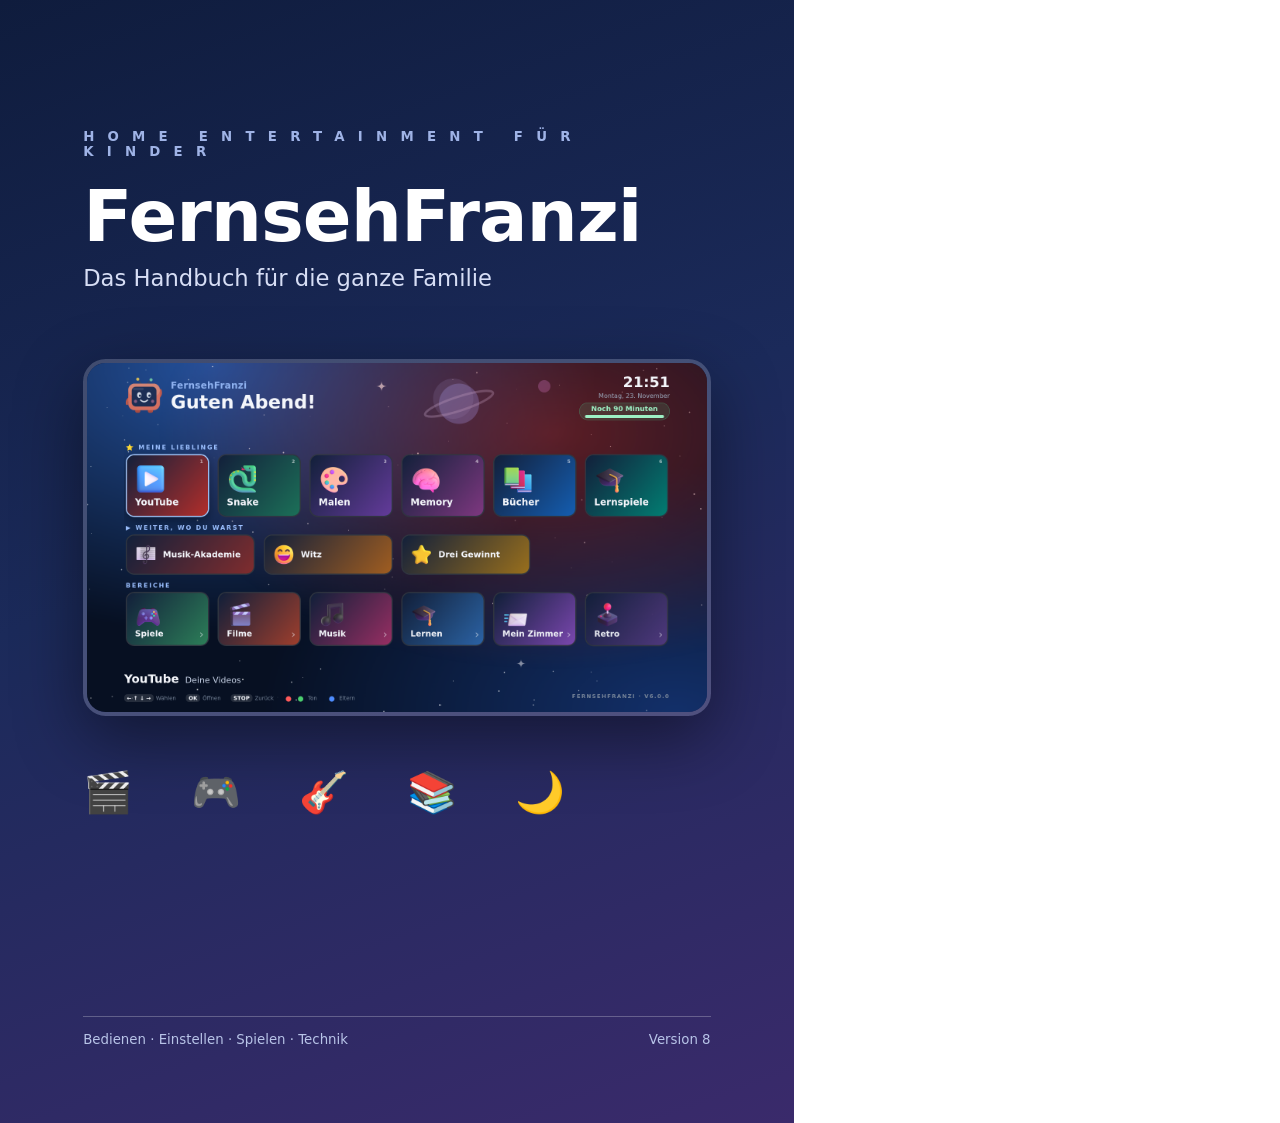
<file: docs/anleitung/handbuch-umschlag.html>
<!doctype html>
<html lang="de">
<head>
<meta charset="UTF-8">
<title>FernsehFranzi – Das Handbuch</title>
<style>
  @page { size: A4; margin: 0; }
  html, body { margin: 0; }
  body { font-family: "DejaVu Sans", sans-serif; }
  .seite { width: 210mm; height: 297mm; box-sizing: border-box; position: relative; overflow: hidden;
           background: linear-gradient(160deg, #0f1c3d 0%, #1b2a5a 45%, #3a2a6b 100%); color: #fff; }
  .oben { padding: 34mm 22mm 0; }
  .klein { letter-spacing: 3.5mm; font-size: 10pt; color: #9fb3e6; font-weight: 700; }
  h1 { font-size: 54pt; margin: 4mm 0 2mm; letter-spacing: -1px; }
  .unter { font-size: 17pt; color: #d7def5; margin: 0; }
  .bild { margin: 18mm 22mm 0; border-radius: 6mm; overflow: hidden; border: 1.2mm solid rgba(255,255,255,.18);
          box-shadow: 0 6mm 18mm rgba(0,0,0,.45); }
  .bild img { width: 100%; display: block; }
  .symbole { font-size: 30pt; margin: 14mm 22mm 0; letter-spacing: 6mm; }
  .unten { position: absolute; left: 22mm; right: 22mm; bottom: 20mm; display: flex; justify-content: space-between;
           font-size: 10pt; color: #b8c4e8; border-top: 0.4mm solid rgba(255,255,255,.25); padding-top: 4mm; }
</style>
</head>
<body>
<div class="seite">
  <div class="oben">
    <div class="klein">HOME ENTERTAINMENT FÜR KINDER</div>
    <h1>FernsehFranzi</h1>
    <p class="unter">Das Handbuch für die ganze Familie</p>
  </div>
  <div class="bild"><img src="../bilder/startseite.png" alt=""></div>
  <div class="symbole">🎬 🎮 🎸 📚 🌙</div>
  <div class="unten"><span>Bedienen · Einstellen · Spielen · Technik</span><span>Version 8</span></div>
</div>
</body>
</html>
</file>
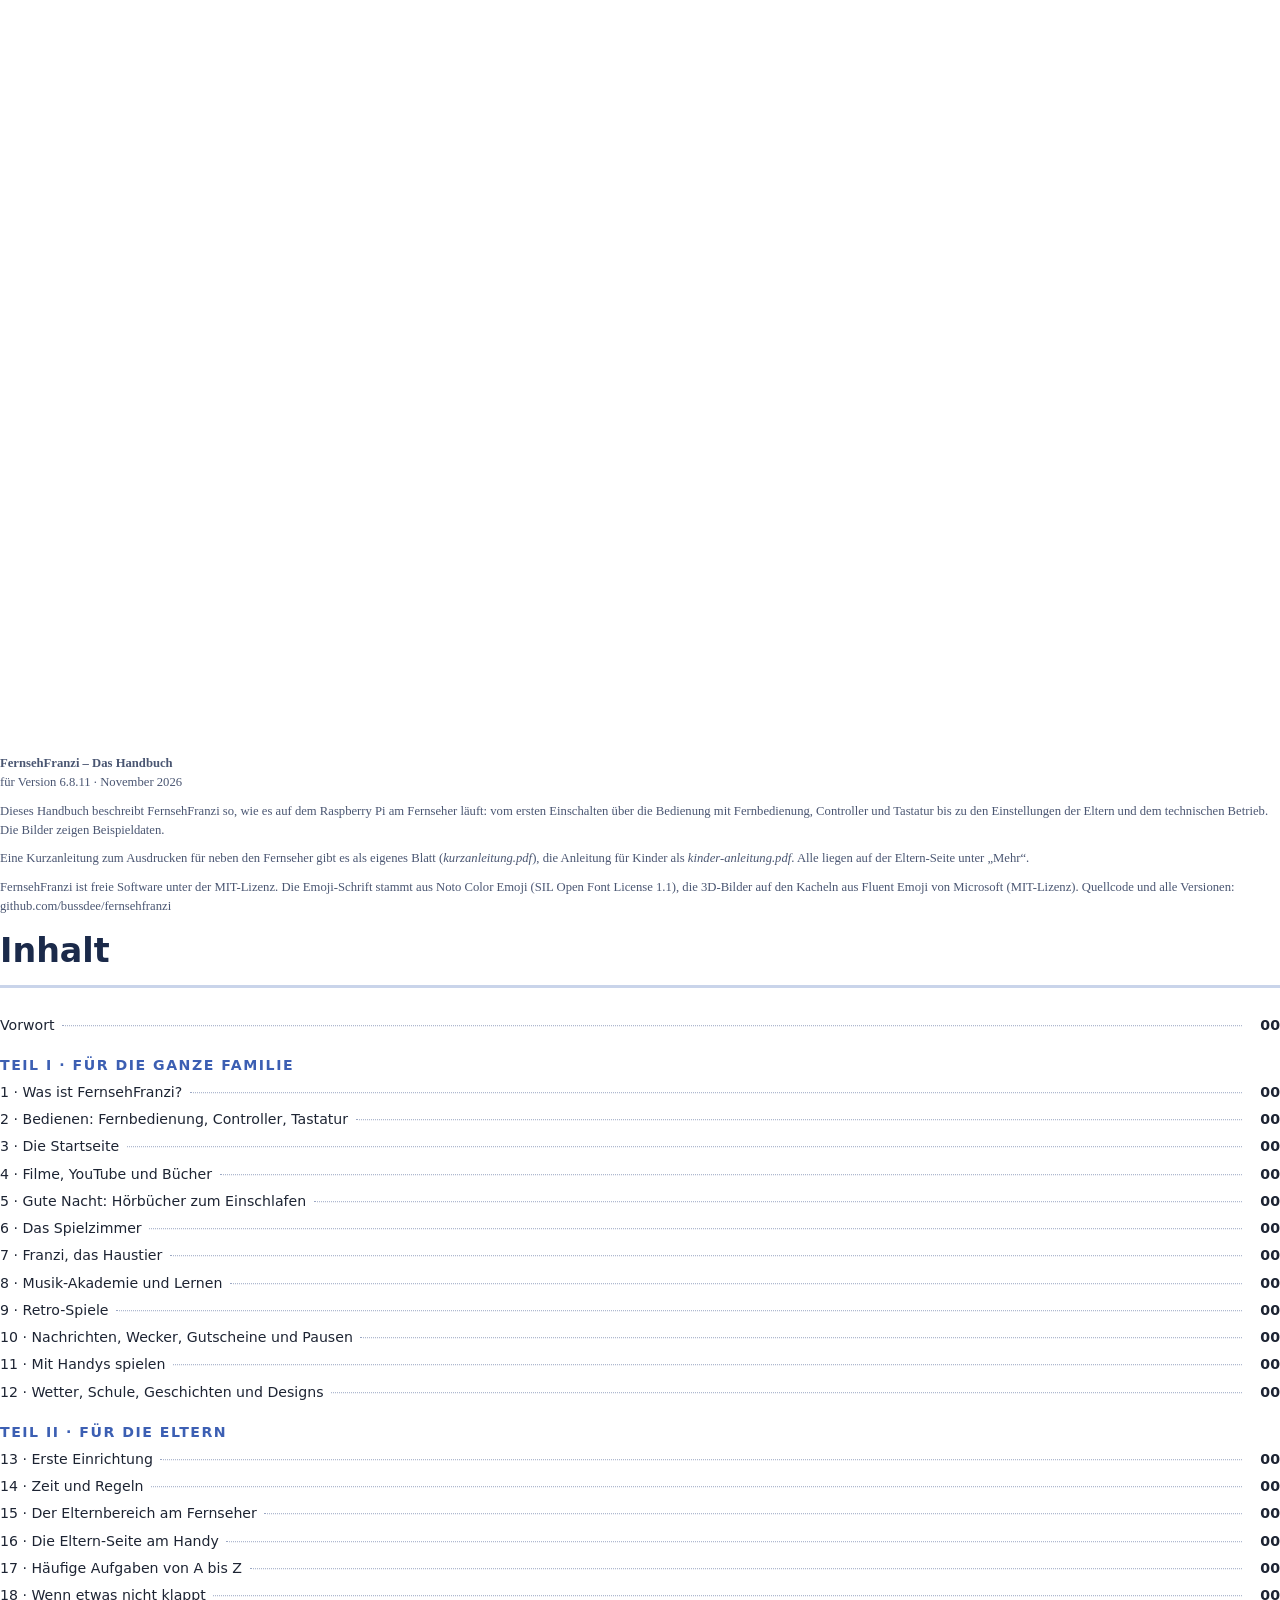
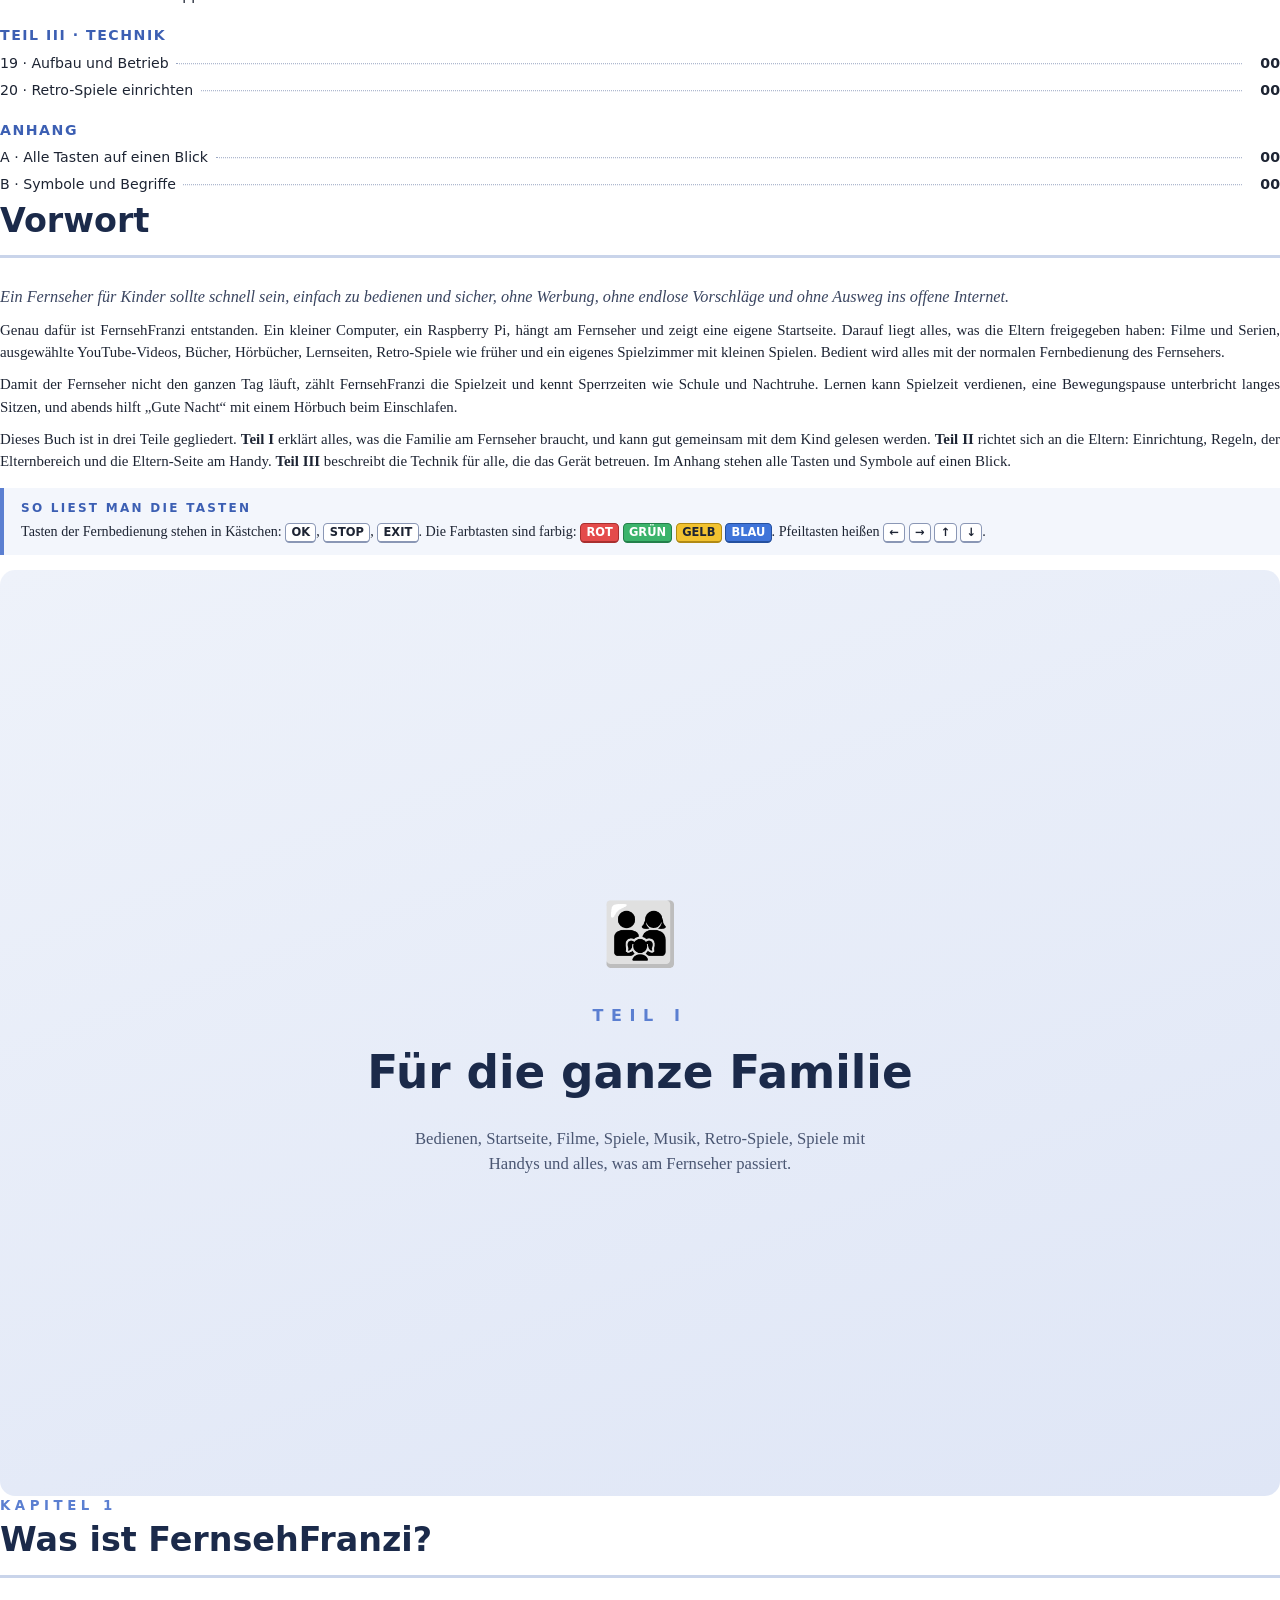
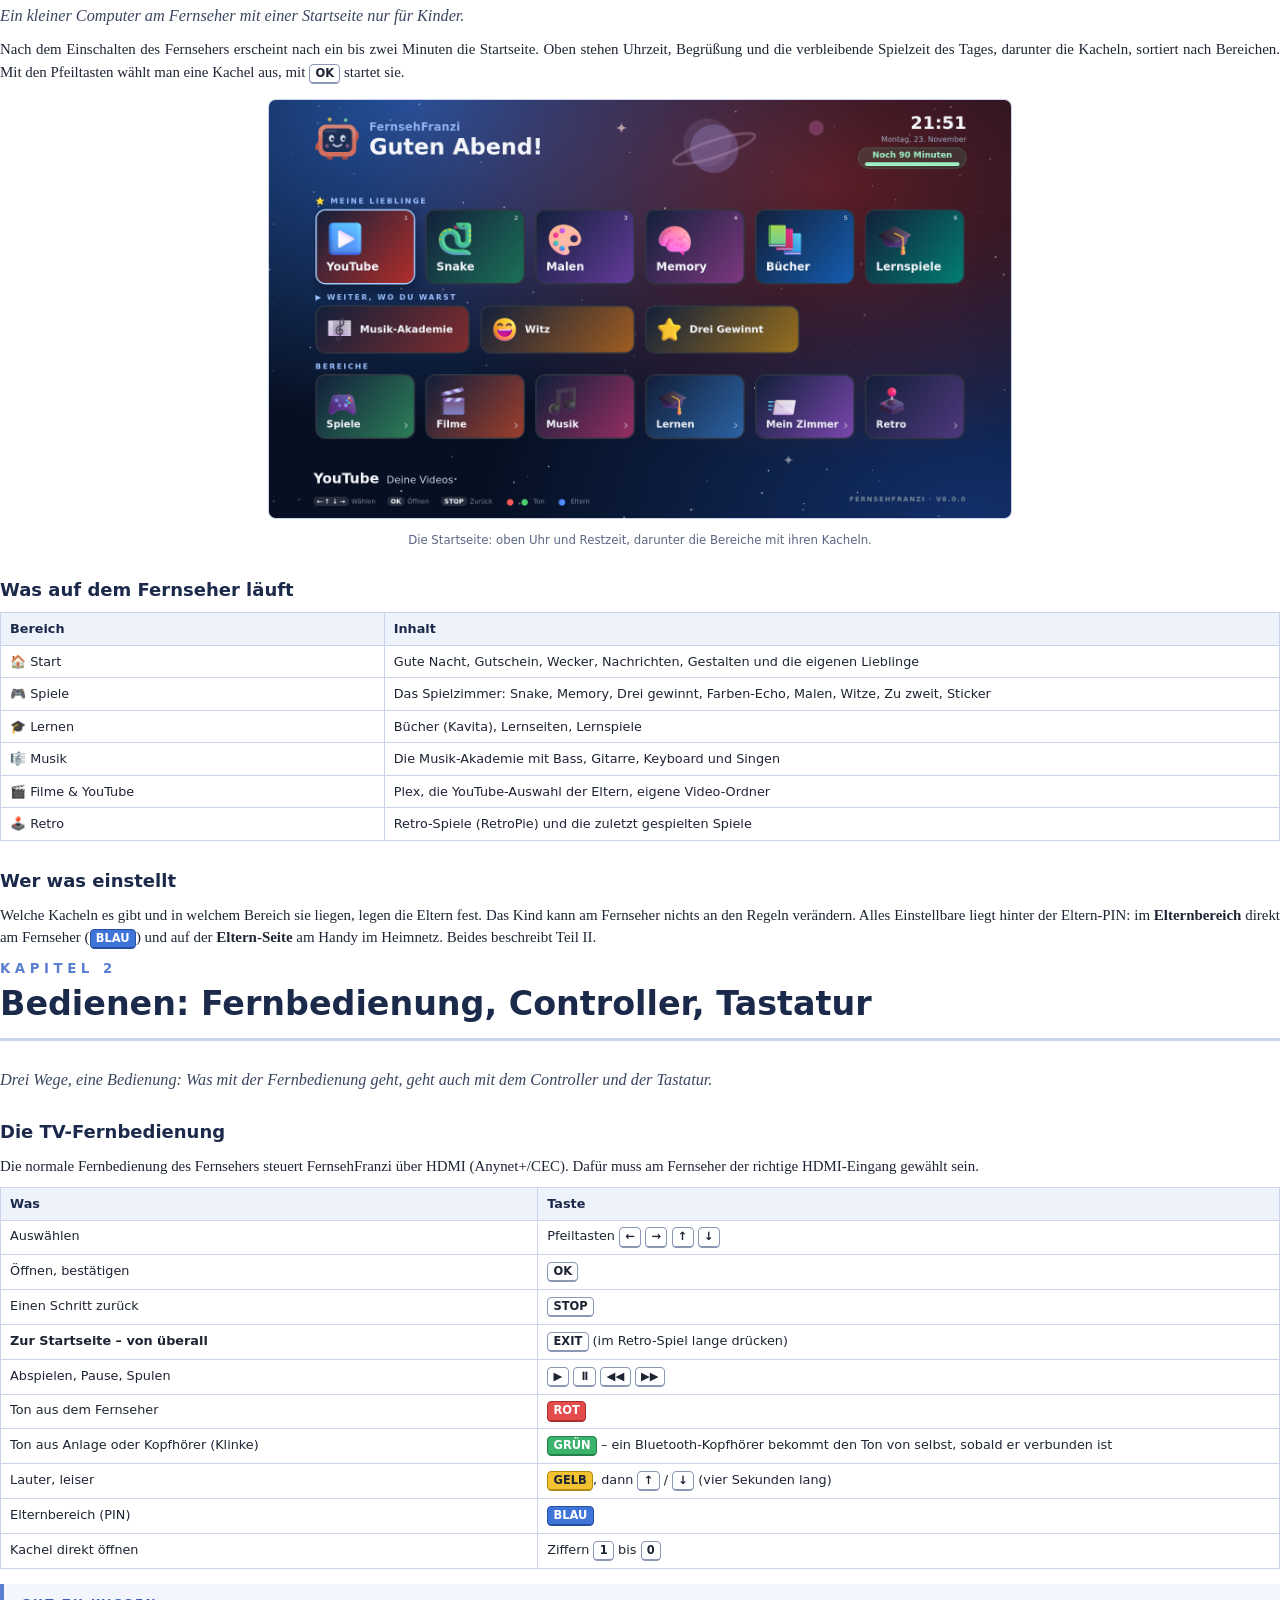
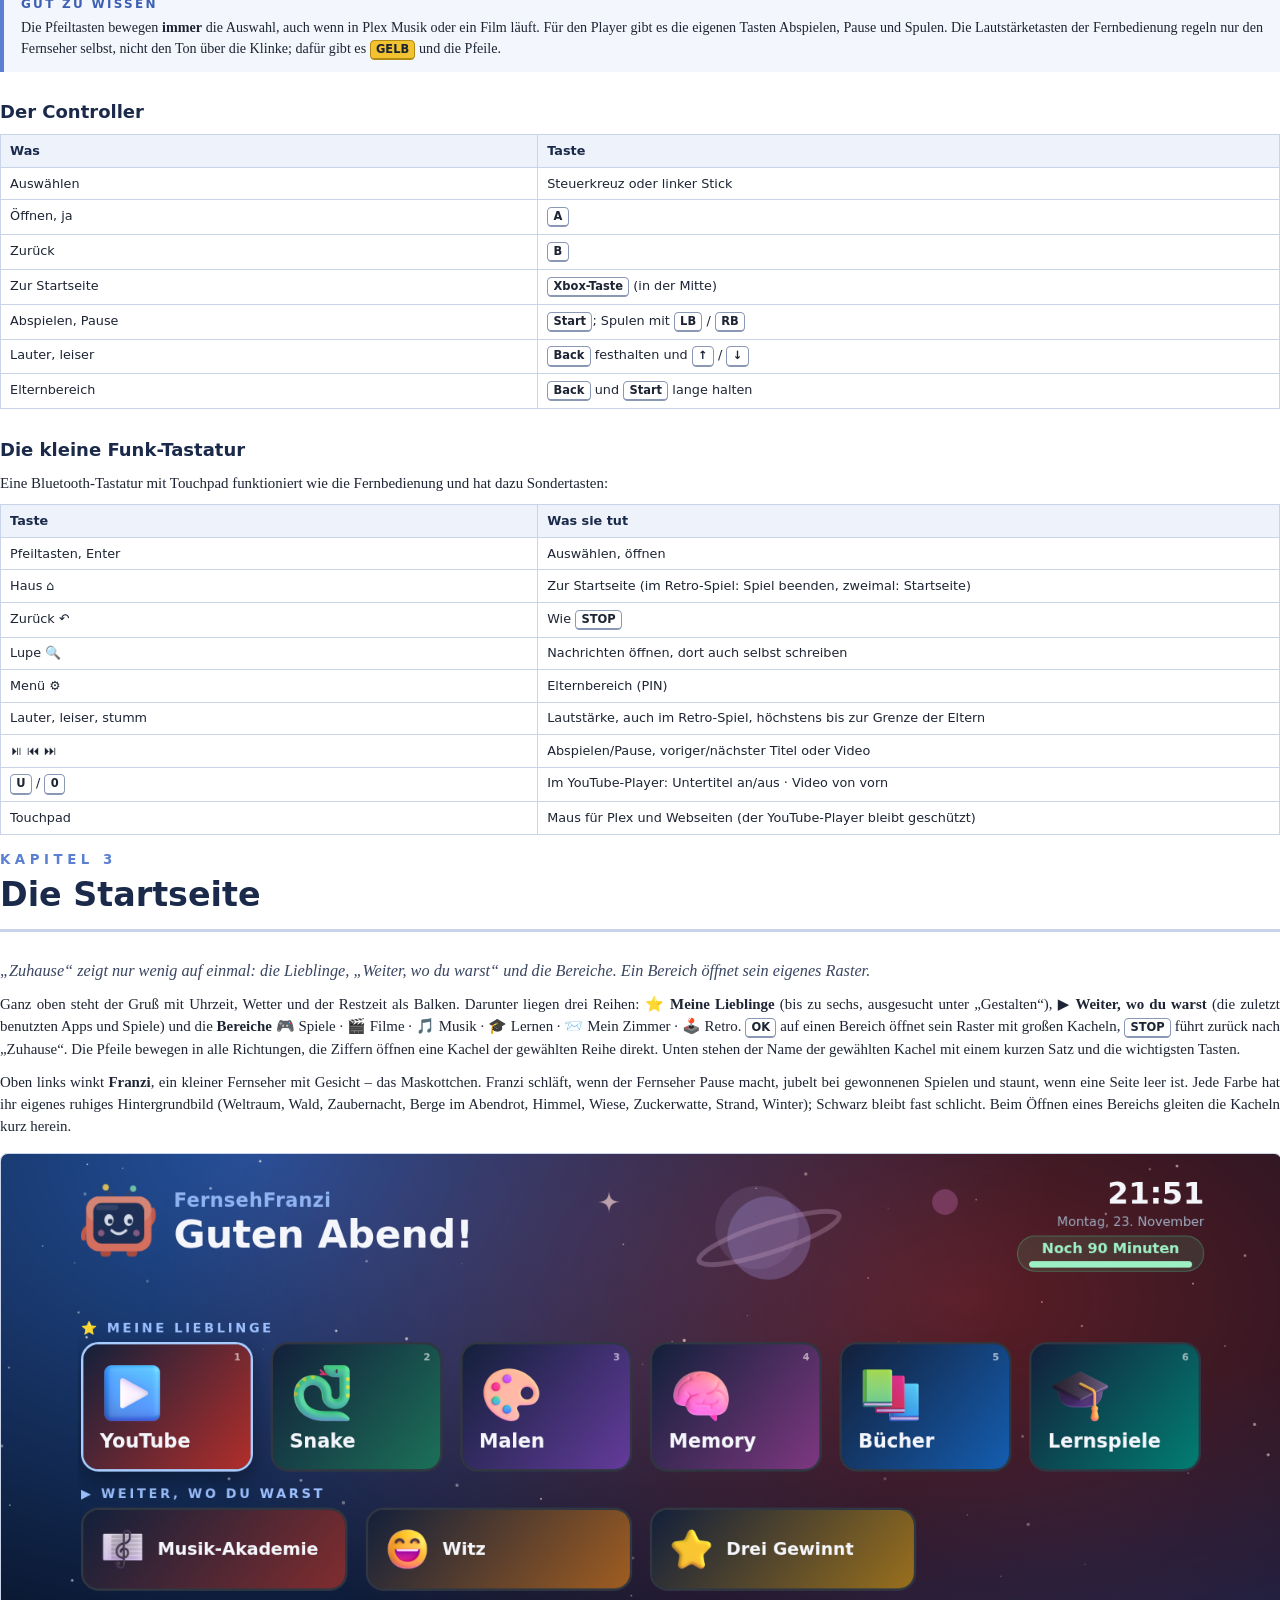
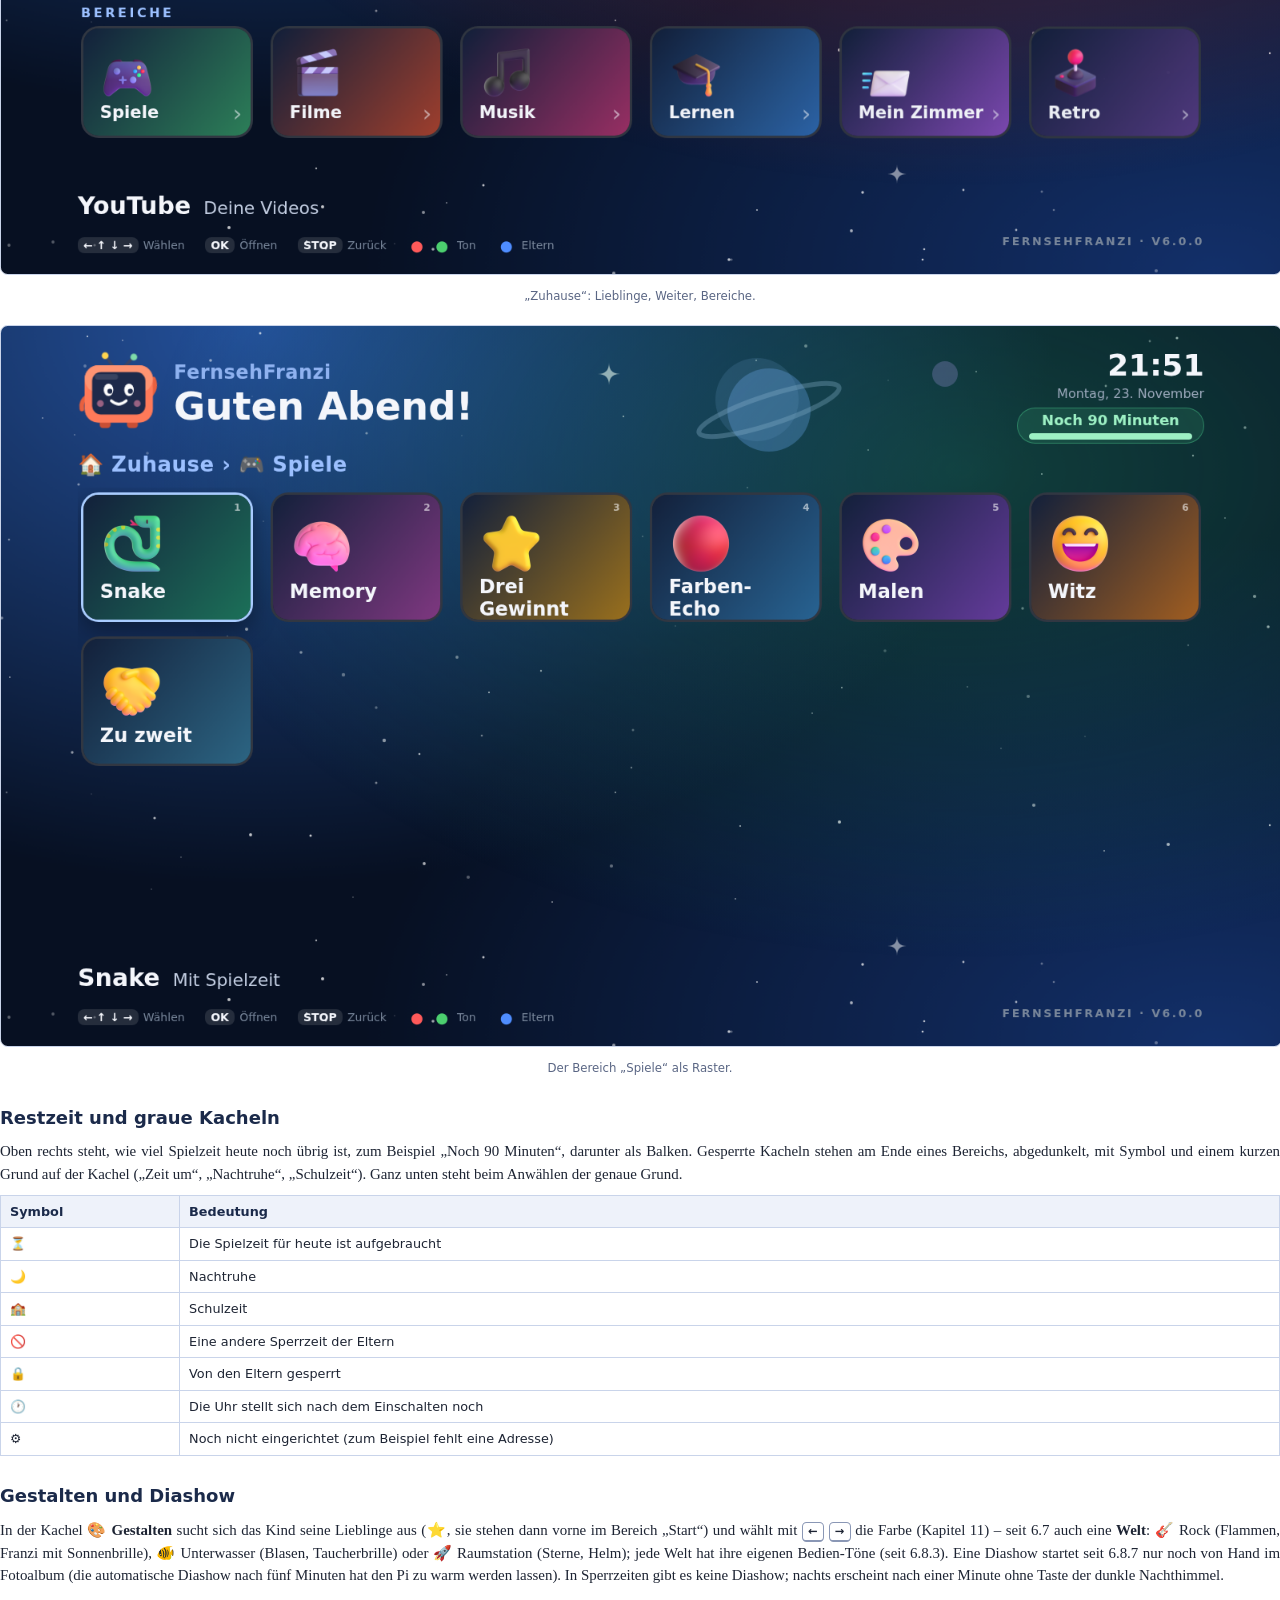
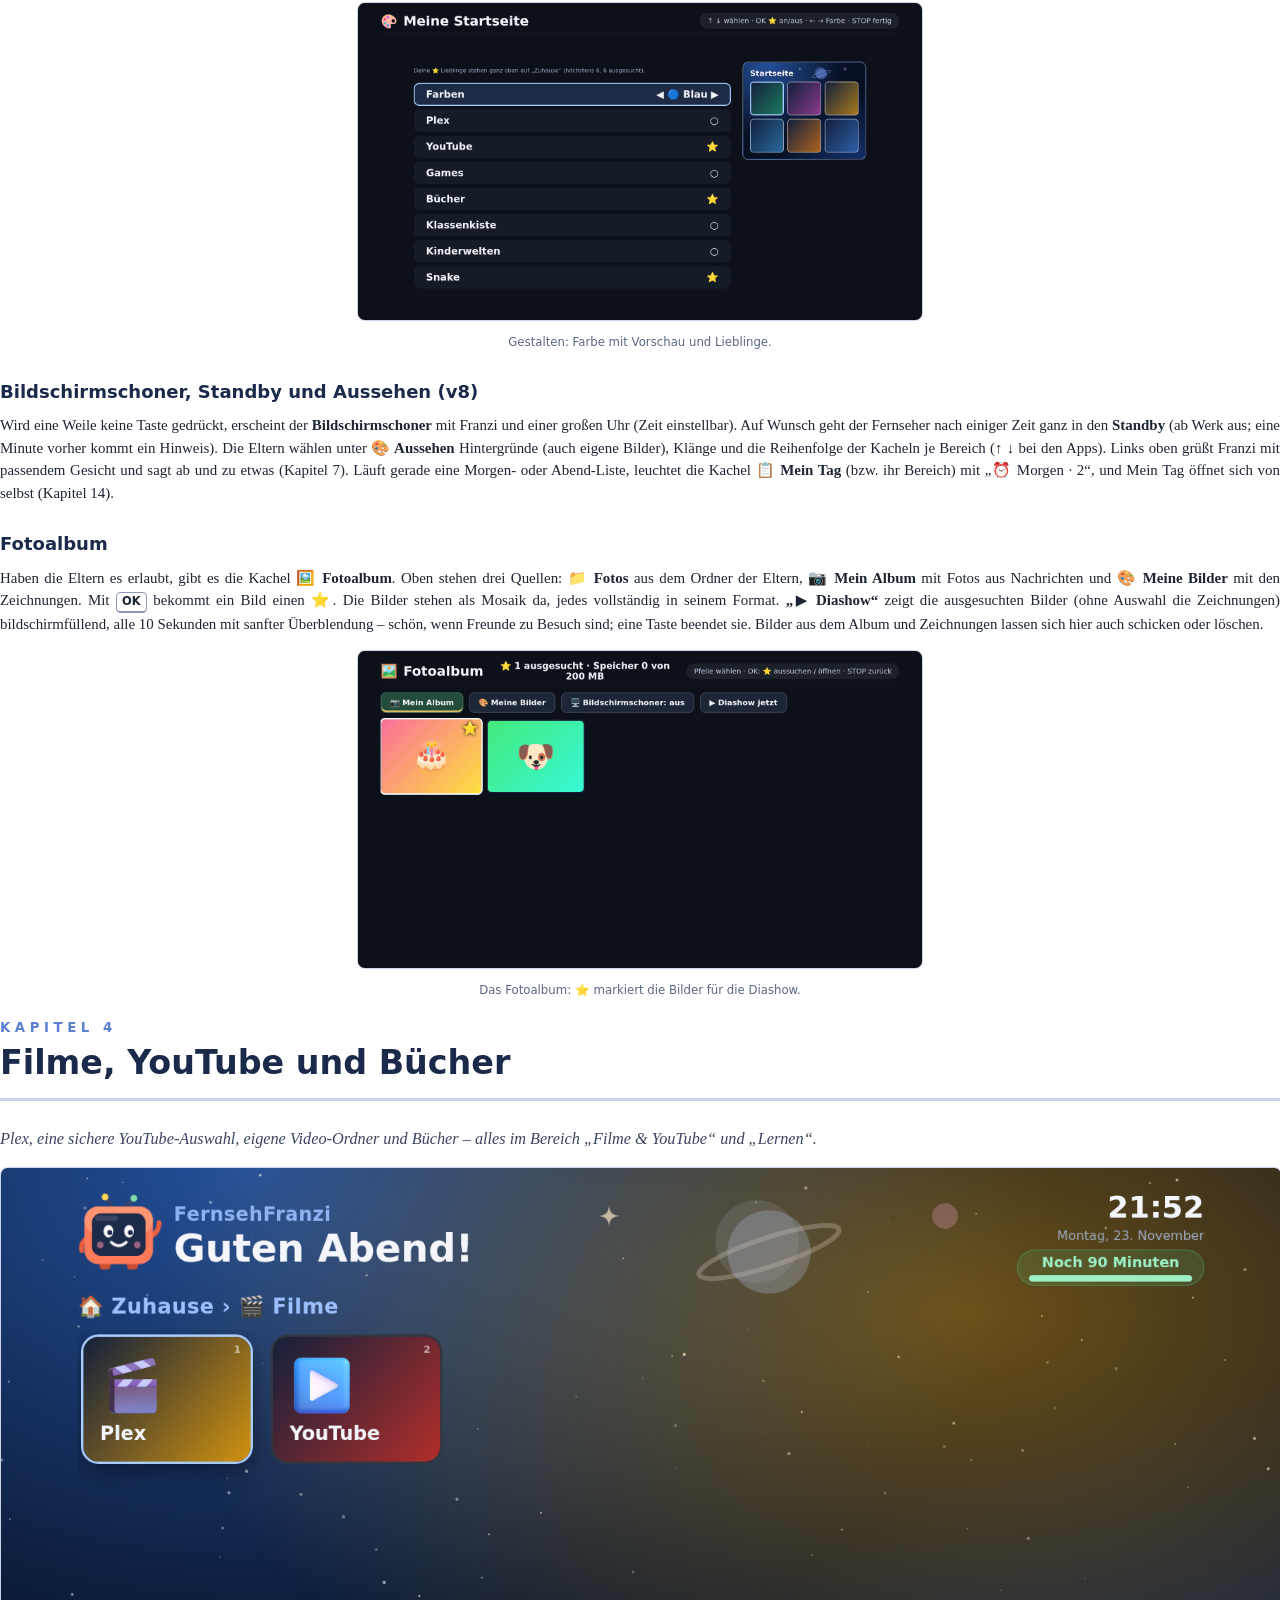
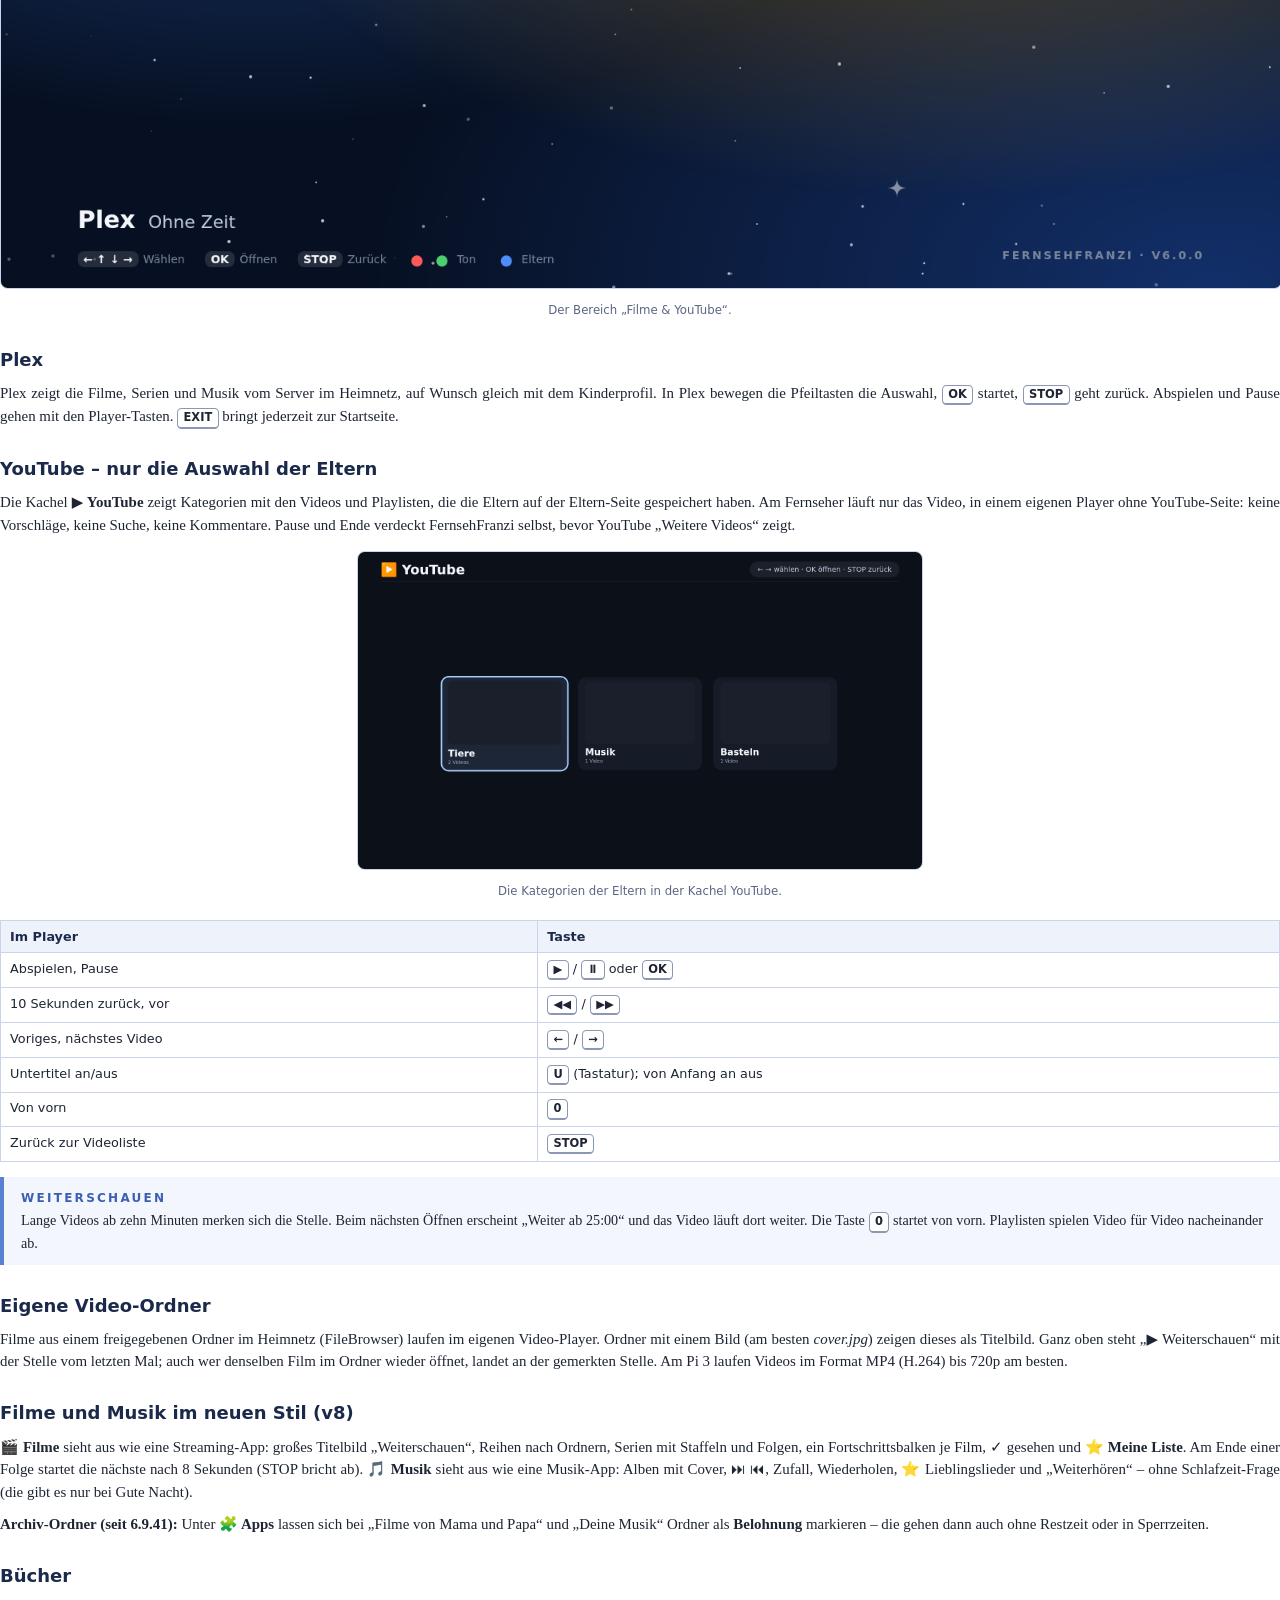
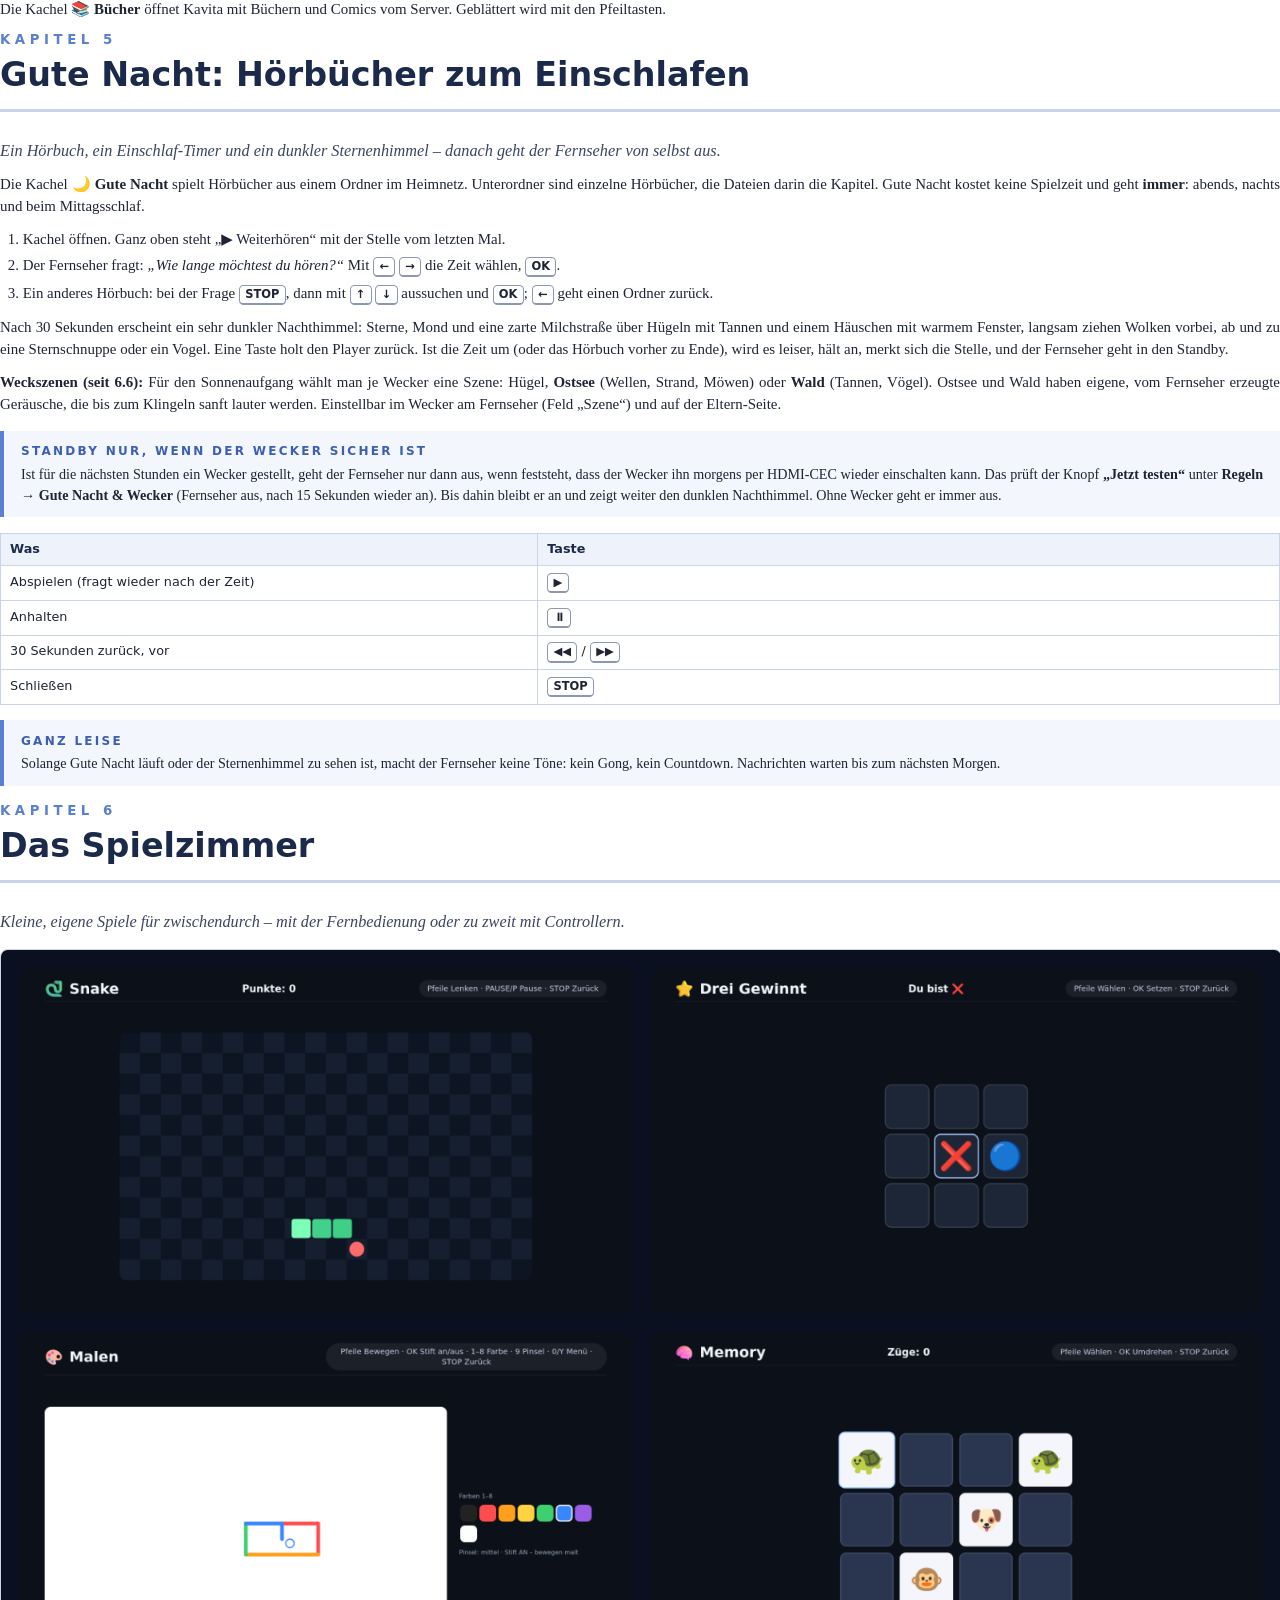
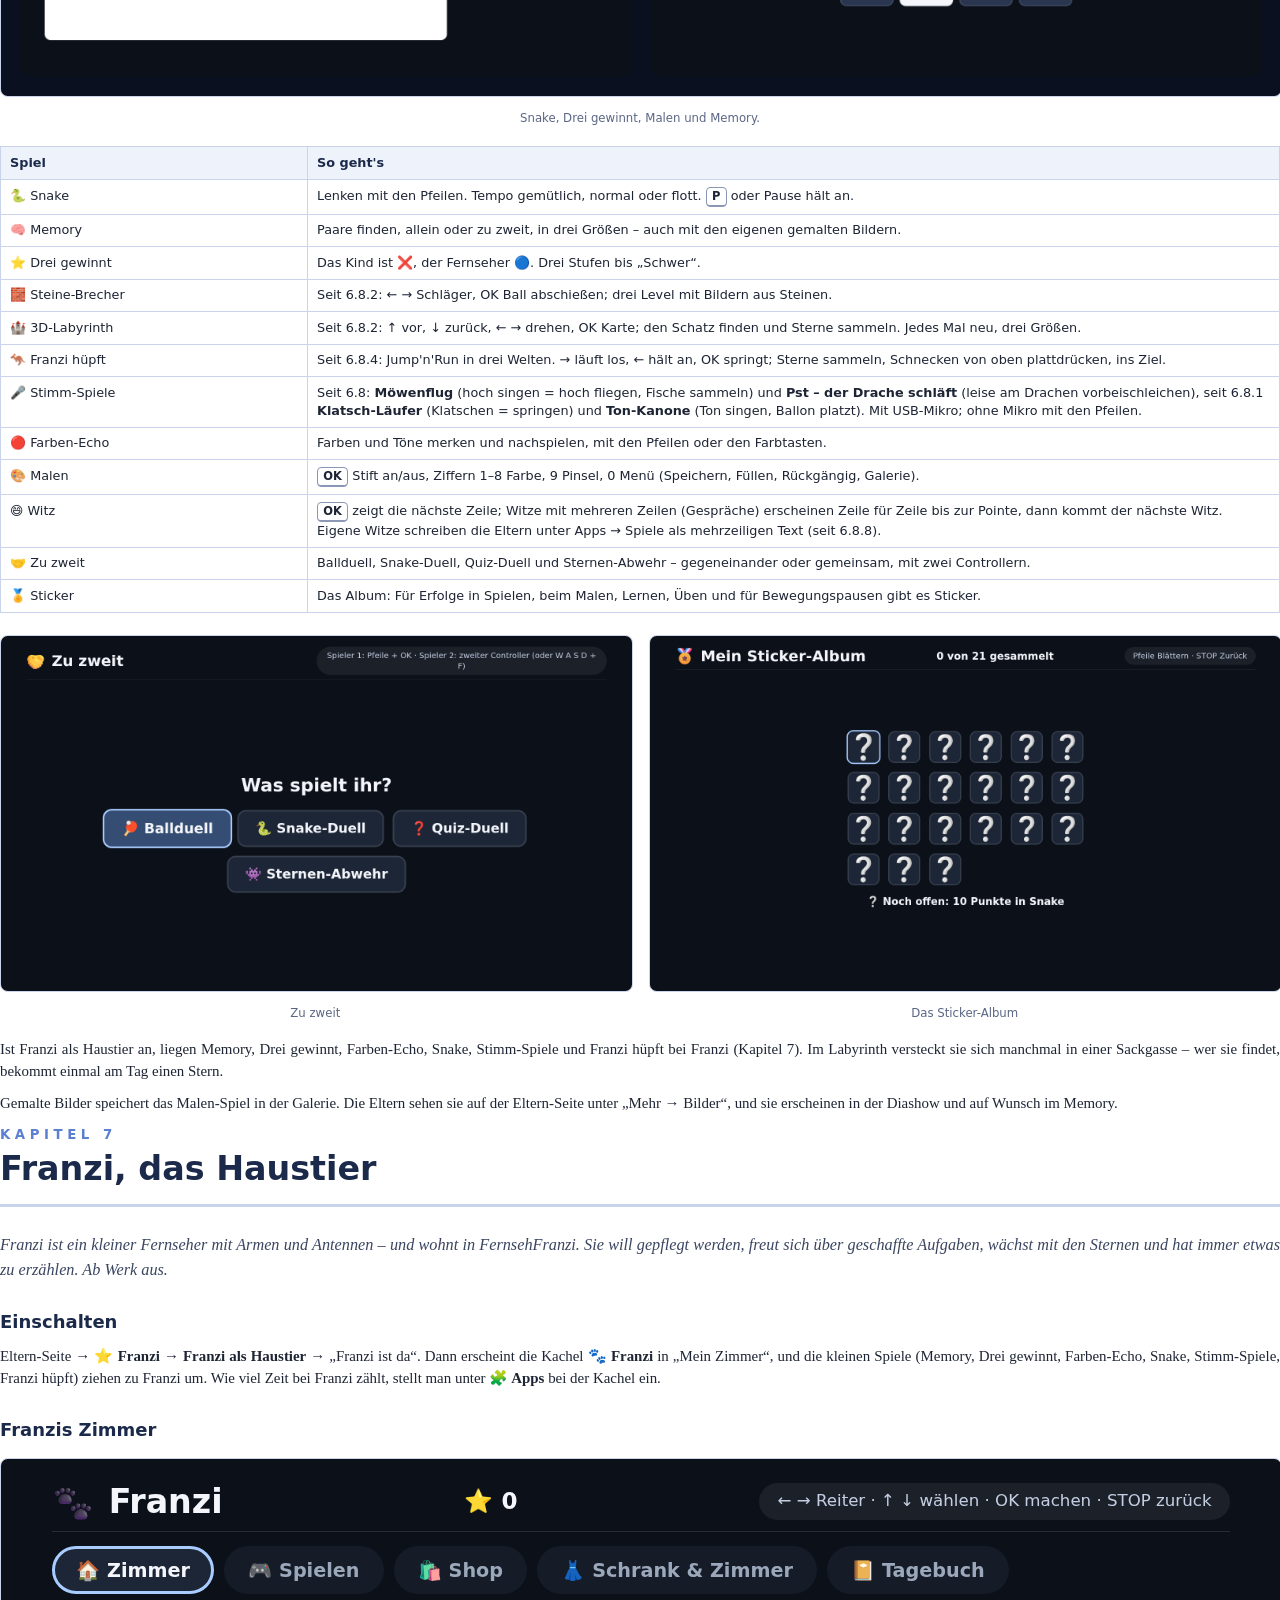
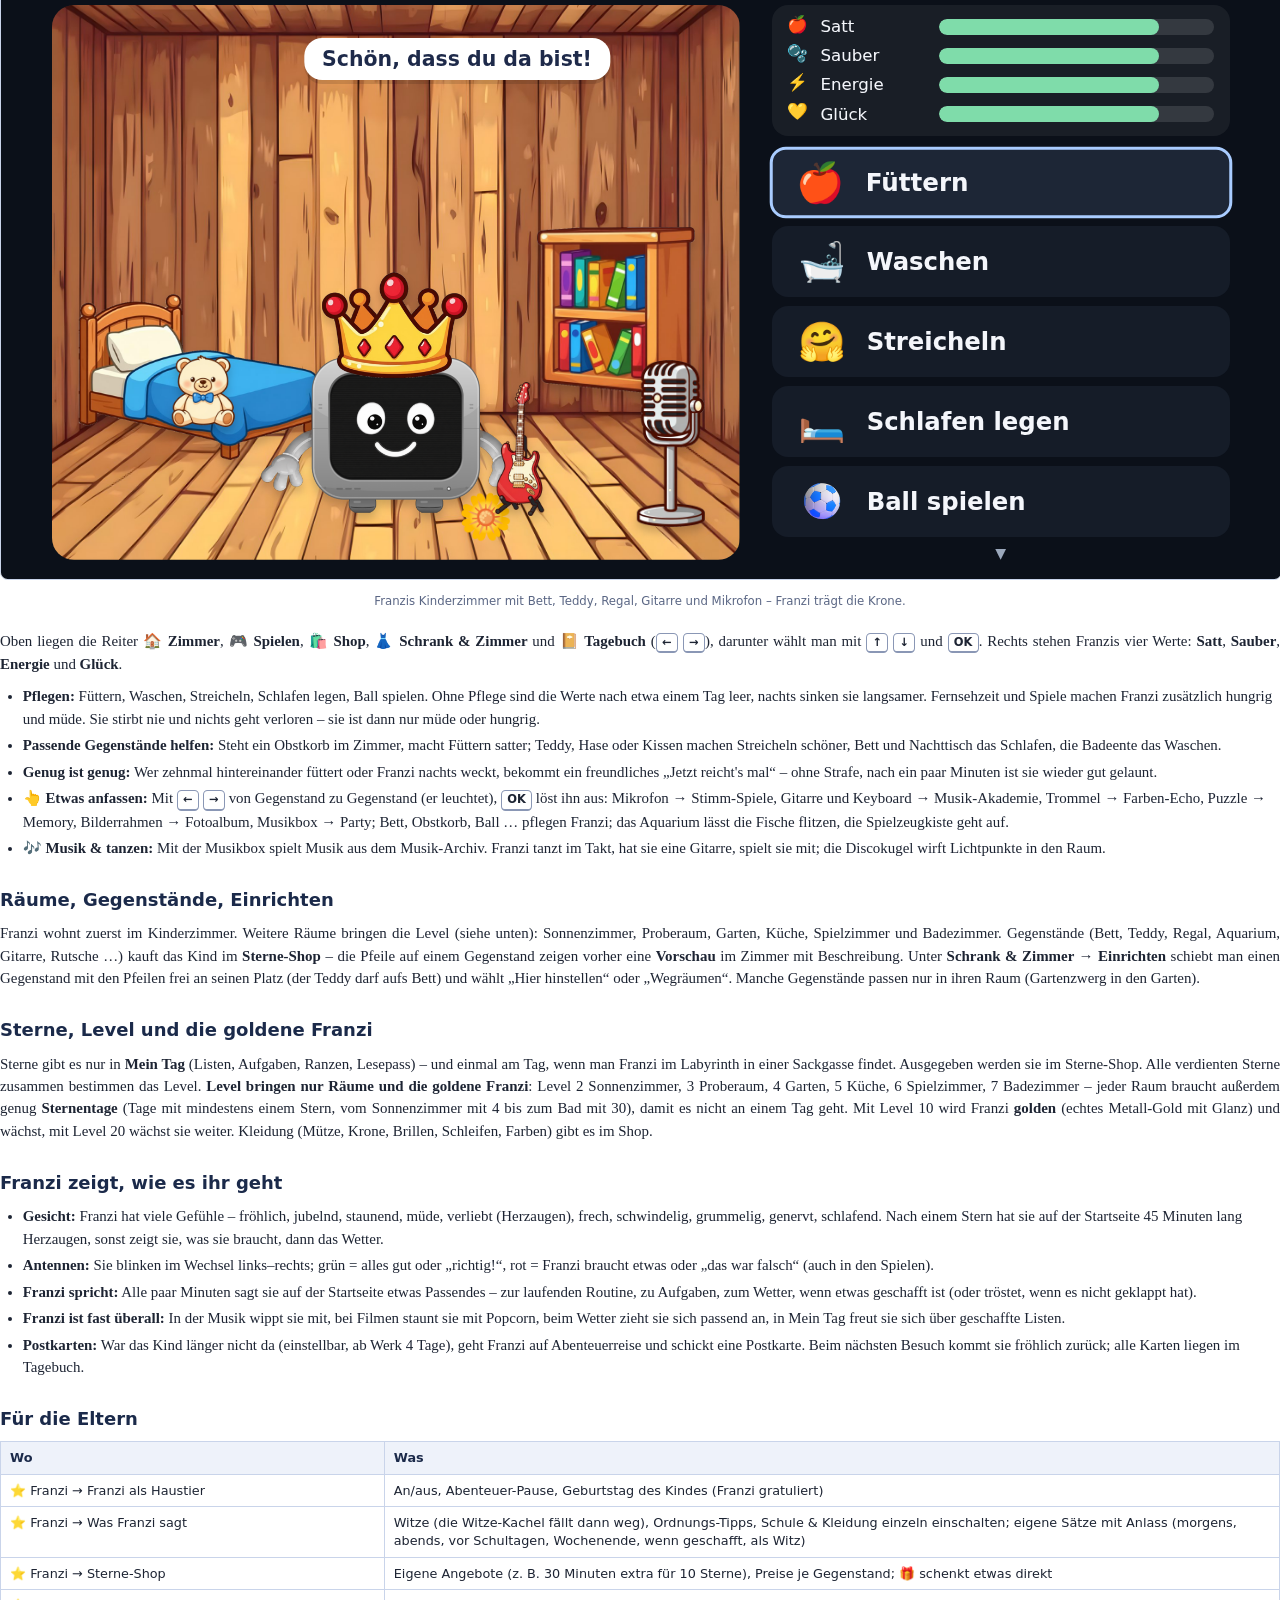
<file: docs/anleitung/handbuch.html>
<!doctype html>
<html lang="de">
<head>
<meta charset="UTF-8">
<title>FernsehFranzi – Das Handbuch</title>
<!-- Quelle für web/handbuch.pdf (make anleitung). Kapitel-Marken @@kNN@@ liest werkzeuge/anleitung_pdf.py für die
     Seitenzahlen im Inhaltsverzeichnis. Bilder aus docs/bilder (make bildschirmfotos). -->
<style>
  @page { size: A4; margin: 20mm 19mm 22mm; }
  body { font-family: "Liberation Serif", "DejaVu Serif", serif; font-size: 11.2pt; line-height: 1.5; color: #1d2433; margin: 0; }
  h1, h2, h3, .teil-titel, th, .kasten b.k, .toc, .kapitel-nr, figcaption, .taste, table { font-family: "DejaVu Sans", sans-serif; }
  p { margin: 0 0 2.6mm; text-align: justify; hyphens: auto; }
  li { margin: 1.1mm 0; }
  ul, ol { padding-left: 6mm; margin: 1.5mm 0 3mm; }

  /* Kapitel */
  .kapitel { break-before: page; }
  .kapitel-kopf { border-bottom: 0.8mm solid #c9d4ea; margin-bottom: 7mm; padding-bottom: 4mm; }
  .kapitel-nr { font-size: 10pt; letter-spacing: 1.2mm; color: #5b7fd1; font-weight: 700; text-transform: uppercase; }
  h1 { font-size: 25pt; color: #1b2a4a; margin: 1.5mm 0 0; line-height: 1.15; }
  h2 { font-size: 13.5pt; color: #1b2a4a; margin: 7mm 0 2.5mm; break-after: avoid; }
  h3 { font-size: 11pt; color: #2a3f6b; margin: 5mm 0 1.5mm; break-after: avoid; }
  .marke { font-size: 1px; color: #fff; }
  .einleitung { font-size: 12.2pt; color: #3a4560; font-style: italic; }

  /* Teile */
  .teil { break-before: page; height: 245mm; display: flex; flex-direction: column; justify-content: center; text-align: center;
          background: linear-gradient(160deg, #eef2fa, #dfe6f6); border-radius: 4mm; }
  .teil-nr { font-family: "DejaVu Sans", sans-serif; font-size: 12pt; letter-spacing: 2mm; color: #5b7fd1; font-weight: 700; }
  .teil-titel { font-size: 34pt; color: #1b2a4a; font-weight: 700; margin: 3mm 0 5mm; }
  .teil p { text-align: center; color: #4a5672; font-size: 12.5pt; max-width: 130mm; margin: 0 auto; }
  .teil .gross { font-size: 46pt; margin-bottom: 6mm; }

  /* Tabellen, Kästen, Tasten, Bilder */
  table { border-collapse: collapse; width: 100%; margin: 2.5mm 0 4mm; font-size: 9.6pt; break-inside: avoid; line-height: 1.4; }
  th, td { border: 0.3mm solid #c9d4ea; padding: 1.8mm 2.4mm; text-align: left; vertical-align: top; }
  th { background: #eef2fa; color: #1b2a4a; }
  .eng table { font-size: 8.8pt; } .eng h2 { margin-top: 5mm; } .eng p { margin-bottom: 2mm; }
  table.lang { break-inside: auto; } table.lang tr { break-inside: avoid; }
  figure.klein img { max-width: 44%; }
  .kasten { background: #f3f6fc; border-left: 1.2mm solid #5b7fd1; padding: 3mm 4.5mm; margin: 4mm 0; break-inside: avoid; font-size: 10.6pt; }
  .kasten p:last-child { margin-bottom: 0; }
  .kasten b.k { display: block; color: #3c5fb3; font-size: 9pt; letter-spacing: .6mm; text-transform: uppercase; margin-bottom: 1mm; }
  .achtung { background: #fff6e8; border-left-color: #e3a13a; }
  .achtung b.k { color: #b9771a; }
  .taste { display: inline-block; border: 0.3mm solid #8a97b5; border-bottom-width: 0.7mm; border-radius: 1.2mm; padding: 0 1.4mm;
           font-weight: 700; font-size: 8.6pt; background: #fff; line-height: 1.5; white-space: nowrap; }
  .rot { background: #e44b4b; color: #fff; border-color: #a92f2f; } .gruen { background: #3bb36b; color: #fff; border-color: #23804a; }
  .gelb { background: #f2c230; border-color: #b18a14; } .blau { background: #3f74d9; color: #fff; border-color: #24509f; }
  figure { margin: 4mm 0 5mm; break-inside: avoid; text-align: center; }
  figure img { max-width: 100%; border-radius: 2mm; border: 0.3mm solid #c9d4ea; }
  figure.halb img { max-width: 58%; }
  figure.mittel img { max-width: 82%; }
  figure.handy img { max-width: 46%; }
  figcaption { font-size: 8.8pt; color: #5a6684; margin-top: 1.8mm; }
  .zwei { display: flex; gap: 5mm; break-inside: avoid; } .zwei figure { flex: 1; margin: 2mm 0 4mm; }
  code { font-family: "DejaVu Sans Mono", monospace; font-size: 8.8pt; background: #eef2fa; padding: 0 1mm; border-radius: 0.6mm; }
  pre { font-family: "DejaVu Sans Mono", monospace; font-size: 8.6pt; background: #eef2fa; padding: 3mm; white-space: pre-wrap; break-inside: avoid; }

  /* Titelei */
  .titelei { height: 245mm; display: flex; flex-direction: column; justify-content: flex-end; font-size: 9.5pt; color: #4a5672; }
  .titelei p { text-align: left; }
  .toc { list-style: none; padding: 0; margin: 4mm 0 0; font-size: 10.6pt; }
  .toc li { display: flex; align-items: baseline; margin: 1.6mm 0; }
  .toc li .t { white-space: nowrap; }
  .toc li .punkte { flex: 1; border-bottom: 0.4mm dotted #9aa6c2; margin: 0 2mm; transform: translateY(-1mm); }
  .toc li .s { min-width: 8mm; text-align: right; font-weight: 700; }
  .toc li.teil-z { margin-top: 5mm; font-weight: 700; color: #3c5fb3; letter-spacing: .4mm; }
  .toc li.teil-z .punkte, .toc li.teil-z .s { visibility: hidden; }
  .toc li.unter { padding-left: 7mm; font-size: 10pt; color: #3a4560; }
</style>
</head>
<body>

<!-- ======================================================================= Titelei -->
<section class="titelei">
  <p><b>FernsehFranzi – Das Handbuch</b><br>für Version 6.8.11 · November 2026</p>
  <p>Dieses Handbuch beschreibt FernsehFranzi so, wie es auf dem Raspberry Pi am Fernseher läuft: vom ersten
  Einschalten über die Bedienung mit Fernbedienung, Controller und Tastatur bis zu den Einstellungen der Eltern und dem
  technischen Betrieb. Die Bilder zeigen Beispieldaten.</p>
  <p>Eine Kurzanleitung zum Ausdrucken für neben den Fernseher gibt es als eigenes Blatt (<i>kurzanleitung.pdf</i>),
  die Anleitung für Kinder als <i>kinder-anleitung.pdf</i>. Alle liegen auf der Eltern-Seite unter „Mehr“.</p>
  <p>FernsehFranzi ist freie Software unter der MIT-Lizenz. Die Emoji-Schrift stammt aus Noto Color Emoji
  (SIL Open Font License 1.1), die 3D-Bilder auf den Kacheln aus Fluent Emoji von Microsoft (MIT-Lizenz). Quellcode und alle Versionen: github.com/bussdee/fernsehfranzi</p>
</section>

<section class="kapitel" style="break-before:page">
  <div class="kapitel-kopf"><h1>Inhalt</h1></div>
  <ol class="toc">
    <li data-k="k01"><span class="t">Vorwort</span><span class="punkte"></span><span class="s">00</span></li>
    <li class="teil-z"><span class="t">TEIL I · FÜR DIE GANZE FAMILIE</span><span class="punkte"></span><span class="s">00</span></li>
    <li data-k="k02"><span class="t">1 · Was ist FernsehFranzi?</span><span class="punkte"></span><span class="s">00</span></li>
    <li data-k="k03"><span class="t">2 · Bedienen: Fernbedienung, Controller, Tastatur</span><span class="punkte"></span><span class="s">00</span></li>
    <li data-k="k04"><span class="t">3 · Die Startseite</span><span class="punkte"></span><span class="s">00</span></li>
    <li data-k="k05"><span class="t">4 · Filme, YouTube und Bücher</span><span class="punkte"></span><span class="s">00</span></li>
    <li data-k="k06"><span class="t">5 · Gute Nacht: Hörbücher zum Einschlafen</span><span class="punkte"></span><span class="s">00</span></li>
    <li data-k="k07"><span class="t">6 · Das Spielzimmer</span><span class="punkte"></span><span class="s">00</span></li>
    <li data-k="k23"><span class="t">7 · Franzi, das Haustier</span><span class="punkte"></span><span class="s">00</span></li>
    <li data-k="k08"><span class="t">8 · Musik-Akademie und Lernen</span><span class="punkte"></span><span class="s">00</span></li>
    <li data-k="k09"><span class="t">9 · Retro-Spiele</span><span class="punkte"></span><span class="s">00</span></li>
    <li data-k="k10"><span class="t">10 · Nachrichten, Wecker, Gutscheine und Pausen</span><span class="punkte"></span><span class="s">00</span></li>
    <li data-k="k21"><span class="t">11 · Mit Handys spielen</span><span class="punkte"></span><span class="s">00</span></li>
    <li data-k="k22"><span class="t">12 · Wetter, Schule, Geschichten und Designs</span><span class="punkte"></span><span class="s">00</span></li>
    <li class="teil-z"><span class="t">TEIL II · FÜR DIE ELTERN</span><span class="punkte"></span><span class="s">00</span></li>
    <li data-k="k11"><span class="t">13 · Erste Einrichtung</span><span class="punkte"></span><span class="s">00</span></li>
    <li data-k="k12"><span class="t">14 · Zeit und Regeln</span><span class="punkte"></span><span class="s">00</span></li>
    <li data-k="k13"><span class="t">15 · Der Elternbereich am Fernseher</span><span class="punkte"></span><span class="s">00</span></li>
    <li data-k="k14"><span class="t">16 · Die Eltern-Seite am Handy</span><span class="punkte"></span><span class="s">00</span></li>
    <li data-k="k15"><span class="t">17 · Häufige Aufgaben von A bis Z</span><span class="punkte"></span><span class="s">00</span></li>
    <li data-k="k16"><span class="t">18 · Wenn etwas nicht klappt</span><span class="punkte"></span><span class="s">00</span></li>
    <li class="teil-z"><span class="t">TEIL III · TECHNIK</span><span class="punkte"></span><span class="s">00</span></li>
    <li data-k="k17"><span class="t">19 · Aufbau und Betrieb</span><span class="punkte"></span><span class="s">00</span></li>
    <li data-k="k18"><span class="t">20 · Retro-Spiele einrichten</span><span class="punkte"></span><span class="s">00</span></li>
    <li class="teil-z"><span class="t">ANHANG</span><span class="punkte"></span><span class="s">00</span></li>
    <li data-k="k19"><span class="t">A · Alle Tasten auf einen Blick</span><span class="punkte"></span><span class="s">00</span></li>
    <li data-k="k20"><span class="t">B · Symbole und Begriffe</span><span class="punkte"></span><span class="s">00</span></li>
  </ol>
</section>

<!-- ======================================================================= Vorwort -->
<section class="kapitel">
  <div class="kapitel-kopf"><h1>Vorwort<span class="marke">@@k01@@</span></h1></div>
  <p class="einleitung">Ein Fernseher für Kinder sollte schnell sein, einfach zu bedienen und sicher, ohne Werbung, ohne
  endlose Vorschläge und ohne Ausweg ins offene Internet.</p>
  <p>Genau dafür ist FernsehFranzi entstanden. Ein kleiner Computer, ein Raspberry Pi, hängt am Fernseher und zeigt eine
  eigene Startseite. Darauf liegt alles, was die Eltern freigegeben haben: Filme und Serien, ausgewählte YouTube-Videos,
  Bücher, Hörbücher, Lernseiten, Retro-Spiele wie früher und ein eigenes Spielzimmer mit kleinen Spielen. Bedient wird
  alles mit der normalen Fernbedienung des Fernsehers.</p>
  <p>Damit der Fernseher nicht den ganzen Tag läuft, zählt FernsehFranzi die Spielzeit und kennt Sperrzeiten wie Schule
  und Nachtruhe. Lernen kann Spielzeit verdienen, eine Bewegungspause unterbricht langes Sitzen, und abends hilft
  „Gute Nacht“ mit einem Hörbuch beim Einschlafen.</p>
  <p>Dieses Buch ist in drei Teile gegliedert. <b>Teil I</b> erklärt alles, was die Familie am Fernseher braucht, und kann
  gut gemeinsam mit dem Kind gelesen werden. <b>Teil II</b> richtet sich an die Eltern: Einrichtung, Regeln, der
  Elternbereich und die Eltern-Seite am Handy. <b>Teil III</b> beschreibt die Technik für alle, die das Gerät betreuen.
  Im Anhang stehen alle Tasten und Symbole auf einen Blick.</p>
  <div class="kasten"><b class="k">So liest man die Tasten</b>
  <p>Tasten der Fernbedienung stehen in Kästchen: <span class="taste">OK</span>, <span class="taste">STOP</span>,
  <span class="taste">EXIT</span>. Die Farbtasten sind farbig: <span class="taste rot">ROT</span>
  <span class="taste gruen">GRÜN</span> <span class="taste gelb">GELB</span> <span class="taste blau">BLAU</span>.
  Pfeiltasten heißen <span class="taste">←</span> <span class="taste">→</span> <span class="taste">↑</span> <span class="taste">↓</span>.</p></div>
</section>

<!-- ======================================================================= TEIL I -->
<section class="teil">
  <div class="gross">👨‍👩‍👧</div>
  <div class="teil-nr">TEIL I</div>
  <div class="teil-titel">Für die ganze Familie</div>
  <p>Bedienen, Startseite, Filme, Spiele, Musik, Retro-Spiele, Spiele mit Handys und alles, was am Fernseher passiert.</p>
</section>

<section class="kapitel">
  <div class="kapitel-kopf"><div class="kapitel-nr">Kapitel 1</div><h1>Was ist FernsehFranzi?<span class="marke">@@k02@@</span></h1></div>
  <p class="einleitung">Ein kleiner Computer am Fernseher mit einer Startseite nur für Kinder.</p>
  <p>Nach dem Einschalten des Fernsehers erscheint nach ein bis zwei Minuten die Startseite. Oben stehen Uhrzeit,
  Begrüßung und die verbleibende Spielzeit des Tages, darunter die Kacheln, sortiert nach Bereichen. Mit den Pfeiltasten
  wählt man eine Kachel aus, mit <span class="taste">OK</span> startet sie.</p>
  <figure class="halb"><img src="../bilder/startseite.png" alt=""><figcaption>Die Startseite: oben Uhr und Restzeit, darunter die
  Bereiche mit ihren Kacheln.</figcaption></figure>
  <h2>Was auf dem Fernseher läuft</h2>
  <table>
    <tr><th style="width:30%">Bereich</th><th>Inhalt</th></tr>
    <tr><td>🏠 Start</td><td>Gute Nacht, Gutschein, Wecker, Nachrichten, Gestalten und die eigenen Lieblinge</td></tr>
    <tr><td>🎮 Spiele</td><td>Das Spielzimmer: Snake, Memory, Drei gewinnt, Farben-Echo, Malen, Witze, Zu zweit, Sticker</td></tr>
    <tr><td>🎓 Lernen</td><td>Bücher (Kavita), Lernseiten, Lernspiele</td></tr>
    <tr><td>🎼 Musik</td><td>Die Musik-Akademie mit Bass, Gitarre, Keyboard und Singen</td></tr>
    <tr><td>🎬 Filme &amp; YouTube</td><td>Plex, die YouTube-Auswahl der Eltern, eigene Video-Ordner</td></tr>
    <tr><td>🕹️ Retro</td><td>Retro-Spiele (RetroPie) und die zuletzt gespielten Spiele</td></tr>
  </table>
  <h2>Wer was einstellt</h2>
  <p>Welche Kacheln es gibt und in welchem Bereich sie liegen, legen die Eltern fest. Das Kind kann am Fernseher nichts an den Regeln verändern. Alles Einstellbare liegt hinter der Eltern-PIN: im
  <b>Elternbereich</b> direkt am Fernseher (<span class="taste blau">BLAU</span>) und auf der <b>Eltern-Seite</b> am
  Handy im Heimnetz. Beides beschreibt Teil II.</p>
</section>

<section class="kapitel">
  <div class="kapitel-kopf"><div class="kapitel-nr">Kapitel 2</div><h1>Bedienen: Fernbedienung, Controller, Tastatur<span class="marke">@@k03@@</span></h1></div>
  <p class="einleitung">Drei Wege, eine Bedienung: Was mit der Fernbedienung geht, geht auch mit dem Controller und der Tastatur.</p>
  <h2>Die TV-Fernbedienung</h2>
  <p>Die normale Fernbedienung des Fernsehers steuert FernsehFranzi über HDMI (Anynet+/CEC). Dafür muss am Fernseher
  der richtige HDMI-Eingang gewählt sein.</p>
  <table>
    <tr><th style="width:42%">Was</th><th>Taste</th></tr>
    <tr><td>Auswählen</td><td>Pfeiltasten <span class="taste">←</span> <span class="taste">→</span> <span class="taste">↑</span> <span class="taste">↓</span></td></tr>
    <tr><td>Öffnen, bestätigen</td><td><span class="taste">OK</span></td></tr>
    <tr><td>Einen Schritt zurück</td><td><span class="taste">STOP</span></td></tr>
    <tr><td><b>Zur Startseite – von überall</b></td><td><span class="taste">EXIT</span> (im Retro-Spiel lange drücken)</td></tr>
    <tr><td>Abspielen, Pause, Spulen</td><td><span class="taste">▶</span> <span class="taste">⏸</span> <span class="taste">◀◀</span> <span class="taste">▶▶</span></td></tr>
    <tr><td>Ton aus dem Fernseher</td><td><span class="taste rot">ROT</span></td></tr>
    <tr><td>Ton aus Anlage oder Kopfhörer (Klinke)</td><td><span class="taste gruen">GRÜN</span> – ein Bluetooth-Kopfhörer bekommt den Ton von selbst, sobald er verbunden ist</td></tr>
    <tr><td>Lauter, leiser</td><td><span class="taste gelb">GELB</span>, dann <span class="taste">↑</span> / <span class="taste">↓</span> (vier Sekunden lang)</td></tr>
    <tr><td>Elternbereich (PIN)</td><td><span class="taste blau">BLAU</span></td></tr>
    <tr><td>Kachel direkt öffnen</td><td>Ziffern <span class="taste">1</span> bis <span class="taste">0</span></td></tr>
  </table>
  <div class="kasten"><b class="k">Gut zu wissen</b>
  <p>Die Pfeiltasten bewegen <b>immer</b> die Auswahl, auch wenn in Plex Musik oder ein Film läuft. Für den Player gibt es
  die eigenen Tasten Abspielen, Pause und Spulen. Die Lautstärketasten der Fernbedienung regeln nur den Fernseher selbst,
  nicht den Ton über die Klinke; dafür gibt es <span class="taste gelb">GELB</span> und die Pfeile.</p></div>
  <h2>Der Controller</h2>
  <table>
    <tr><th style="width:42%">Was</th><th>Taste</th></tr>
    <tr><td>Auswählen</td><td>Steuerkreuz oder linker Stick</td></tr>
    <tr><td>Öffnen, ja</td><td><span class="taste">A</span></td></tr>
    <tr><td>Zurück</td><td><span class="taste">B</span></td></tr>
    <tr><td>Zur Startseite</td><td><span class="taste">Xbox-Taste</span> (in der Mitte)</td></tr>
    <tr><td>Abspielen, Pause</td><td><span class="taste">Start</span>; Spulen mit <span class="taste">LB</span> / <span class="taste">RB</span></td></tr>
    <tr><td>Lauter, leiser</td><td><span class="taste">Back</span> festhalten und <span class="taste">↑</span> / <span class="taste">↓</span></td></tr>
    <tr><td>Elternbereich</td><td><span class="taste">Back</span> und <span class="taste">Start</span> lange halten</td></tr>
  </table>
  <h2>Die kleine Funk-Tastatur</h2>
  <p>Eine Bluetooth-Tastatur mit Touchpad funktioniert wie die Fernbedienung und hat dazu Sondertasten:</p>
  <table>
    <tr><th style="width:42%">Taste</th><th>Was sie tut</th></tr>
    <tr><td>Pfeiltasten, Enter</td><td>Auswählen, öffnen</td></tr>
    <tr><td>Haus ⌂</td><td>Zur Startseite (im Retro-Spiel: Spiel beenden, zweimal: Startseite)</td></tr>
    <tr><td>Zurück ↶</td><td>Wie <span class="taste">STOP</span></td></tr>
    <tr><td>Lupe 🔍</td><td>Nachrichten öffnen, dort auch selbst schreiben</td></tr>
    <tr><td>Menü ⚙️</td><td>Elternbereich (PIN)</td></tr>
    <tr><td>Lauter, leiser, stumm</td><td>Lautstärke, auch im Retro-Spiel, höchstens bis zur Grenze der Eltern</td></tr>
    <tr><td>⏯ ⏮ ⏭</td><td>Abspielen/Pause, voriger/nächster Titel oder Video</td></tr>
    <tr><td><span class="taste">U</span> / <span class="taste">0</span></td><td>Im YouTube-Player: Untertitel an/aus · Video von vorn</td></tr>
    <tr><td>Touchpad</td><td>Maus für Plex und Webseiten (der YouTube-Player bleibt geschützt)</td></tr>
  </table>
</section>

<section class="kapitel">
  <div class="kapitel-kopf"><div class="kapitel-nr">Kapitel 3</div><h1>Die Startseite<span class="marke">@@k04@@</span></h1></div>
  <p class="einleitung">„Zuhause“ zeigt nur wenig auf einmal: die Lieblinge, „Weiter, wo du warst“ und die Bereiche. Ein
  Bereich öffnet sein eigenes Raster.</p>
  <p>Ganz oben steht der Gruß mit Uhrzeit, Wetter und der Restzeit als Balken. Darunter liegen drei Reihen:
  <b>⭐ Meine Lieblinge</b> (bis zu sechs, ausgesucht unter „Gestalten“), <b>▶ Weiter, wo du warst</b> (die zuletzt
  benutzten Apps und Spiele) und die <b>Bereiche</b> 🎮 Spiele · 🎬 Filme · 🎵 Musik · 🎓 Lernen · 📨 Mein Zimmer · 🕹️ Retro.
  <span class="taste">OK</span> auf einen Bereich öffnet sein Raster mit großen Kacheln, <span class="taste">STOP</span> führt
  zurück nach „Zuhause“. Die Pfeile bewegen in alle Richtungen, die Ziffern öffnen eine Kachel der gewählten Reihe direkt.
  Unten stehen der Name der gewählten Kachel mit einem kurzen Satz und die wichtigsten Tasten.</p>
  <p>Oben links winkt <b>Franzi</b>, ein kleiner Fernseher mit Gesicht – das Maskottchen. Franzi schläft, wenn der Fernseher
  Pause macht, jubelt bei gewonnenen Spielen und staunt, wenn eine Seite leer ist. Jede Farbe hat ihr eigenes ruhiges
  Hintergrundbild (Weltraum, Wald, Zaubernacht, Berge im Abendrot, Himmel, Wiese, Zuckerwatte, Strand, Winter); Schwarz
  bleibt fast schlicht. Beim Öffnen eines Bereichs gleiten die Kacheln kurz herein.</p>
  <figure><img src="../bilder/startseite.png" alt=""><figcaption>„Zuhause“: Lieblinge, Weiter, Bereiche.</figcaption></figure>
  <figure><img src="../bilder/startseite-spiele.png" alt=""><figcaption>Der Bereich „Spiele“ als Raster.</figcaption></figure>
  <h2>Restzeit und graue Kacheln</h2>
  <p>Oben rechts steht, wie viel Spielzeit heute noch übrig ist, zum Beispiel „Noch 90 Minuten“, darunter als Balken.
  Gesperrte Kacheln stehen am Ende eines Bereichs, abgedunkelt, mit Symbol und einem kurzen Grund auf der Kachel
  („Zeit um“, „Nachtruhe“, „Schulzeit“). Ganz unten steht beim Anwählen der genaue Grund.</p>
  <table>
    <tr><th style="width:14%">Symbol</th><th>Bedeutung</th></tr>
    <tr><td>⏳</td><td>Die Spielzeit für heute ist aufgebraucht</td></tr>
    <tr><td>🌙</td><td>Nachtruhe</td></tr>
    <tr><td>🏫</td><td>Schulzeit</td></tr>
    <tr><td>🚫</td><td>Eine andere Sperrzeit der Eltern</td></tr>
    <tr><td>🔒</td><td>Von den Eltern gesperrt</td></tr>
    <tr><td>🕐</td><td>Die Uhr stellt sich nach dem Einschalten noch</td></tr>
    <tr><td>⚙️</td><td>Noch nicht eingerichtet (zum Beispiel fehlt eine Adresse)</td></tr>
  </table>
  <h2>Gestalten und Diashow</h2>
  <p>In der Kachel <b>🎨 Gestalten</b> sucht sich das Kind seine Lieblinge aus (⭐, sie stehen dann vorne im Bereich
  „Start“) und wählt mit <span class="taste">←</span> <span class="taste">→</span> die Farbe (Kapitel 11) – seit 6.7 auch eine <b>Welt</b>: 🎸 Rock (Flammen, Franzi mit Sonnenbrille),
  🐠 Unterwasser (Blasen, Taucherbrille) oder 🚀 Raumstation (Sterne, Helm); jede Welt hat ihre eigenen Bedien-Töne (seit 6.8.3). Eine Diashow
  startet seit 6.8.7 nur noch von Hand im Fotoalbum (die automatische Diashow nach fünf Minuten hat den Pi zu warm werden
  lassen). In Sperrzeiten gibt es keine Diashow; nachts erscheint nach einer Minute ohne Taste der dunkle Nachthimmel.</p>
  <figure class="klein"><img src="../bilder/buch/gestalten.png" alt=""><figcaption>Gestalten: Farbe mit Vorschau und Lieblinge.</figcaption></figure>
  <h2>Bildschirmschoner, Standby und Aussehen (v8)</h2>
  <p>Wird eine Weile keine Taste gedrückt, erscheint der <b>Bildschirmschoner</b> mit Franzi und einer großen Uhr (Zeit
  einstellbar). Auf Wunsch geht der Fernseher nach einiger Zeit ganz in den <b>Standby</b> (ab Werk aus; eine Minute vorher
  kommt ein Hinweis). Die Eltern wählen unter <b>🎨 Aussehen</b> Hintergründe (auch eigene Bilder), Klänge und die
  Reihenfolge der Kacheln je Bereich (↑ ↓ bei den Apps). Links oben grüßt Franzi mit passendem Gesicht und sagt ab und zu
  etwas (Kapitel 7). Läuft gerade eine Morgen- oder Abend-Liste, leuchtet die Kachel <b>📋 Mein Tag</b> (bzw. ihr Bereich)
  mit „⏰ Morgen · 2“, und Mein Tag öffnet sich von selbst (Kapitel 14).</p>
  <h2>Fotoalbum</h2>
  <p>Haben die Eltern es erlaubt, gibt es die Kachel <b>🖼️ Fotoalbum</b>. Oben stehen drei Quellen: <b>📁 Fotos</b> aus dem
  Ordner der Eltern, <b>📷 Mein Album</b> mit Fotos aus Nachrichten und <b>🎨 Meine Bilder</b> mit den Zeichnungen. Mit
  <span class="taste">OK</span> bekommt ein Bild einen ⭐. Die Bilder stehen als Mosaik da, jedes vollständig in seinem
  Format. <b>„▶ Diashow“</b> zeigt die ausgesuchten Bilder (ohne Auswahl die Zeichnungen) bildschirmfüllend, alle
  10 Sekunden mit sanfter Überblendung – schön, wenn Freunde zu Besuch sind; eine Taste beendet sie. Bilder aus dem Album
  und Zeichnungen lassen sich hier auch schicken oder löschen.</p>
  <figure class="klein"><img src="../bilder/buch/fotoalbum.png" alt=""><figcaption>Das Fotoalbum: ⭐ markiert die Bilder für die Diashow.</figcaption></figure>
</section>

<section class="kapitel">
  <div class="kapitel-kopf"><div class="kapitel-nr">Kapitel 4</div><h1>Filme, YouTube und Bücher<span class="marke">@@k05@@</span></h1></div>
  <p class="einleitung">Plex, eine sichere YouTube-Auswahl, eigene Video-Ordner und Bücher – alles im Bereich „Filme &amp; YouTube“ und „Lernen“.</p>
  <figure><img src="../bilder/buch/bereich-filme.png" alt=""><figcaption>Der Bereich „Filme &amp; YouTube“.</figcaption></figure>
  <h2>Plex</h2>
  <p>Plex zeigt die Filme, Serien und Musik vom Server im Heimnetz, auf Wunsch gleich mit dem Kinderprofil. In Plex
  bewegen die Pfeiltasten die Auswahl, <span class="taste">OK</span> startet, <span class="taste">STOP</span> geht
  zurück. Abspielen und Pause gehen mit den Player-Tasten. <span class="taste">EXIT</span> bringt jederzeit zur
  Startseite.</p>
  <h2>YouTube – nur die Auswahl der Eltern</h2>
  <p>Die Kachel <b>▶️ YouTube</b> zeigt Kategorien mit den Videos und Playlisten, die die Eltern auf der Eltern-Seite
  gespeichert haben. Am Fernseher läuft nur das Video, in einem eigenen Player ohne YouTube-Seite: keine Vorschläge,
  keine Suche, keine Kommentare. Pause und Ende verdeckt FernsehFranzi selbst, bevor YouTube „Weitere Videos“ zeigt.</p>
  <figure class="klein"><img src="../bilder/buch/youtube.png" alt=""><figcaption>Die Kategorien der Eltern in der Kachel YouTube.</figcaption></figure>
  <table>
    <tr><th style="width:42%">Im Player</th><th>Taste</th></tr>
    <tr><td>Abspielen, Pause</td><td><span class="taste">▶</span> / <span class="taste">⏸</span> oder <span class="taste">OK</span></td></tr>
    <tr><td>10 Sekunden zurück, vor</td><td><span class="taste">◀◀</span> / <span class="taste">▶▶</span></td></tr>
    <tr><td>Voriges, nächstes Video</td><td><span class="taste">←</span> / <span class="taste">→</span></td></tr>
    <tr><td>Untertitel an/aus</td><td><span class="taste">U</span> (Tastatur); von Anfang an aus</td></tr>
    <tr><td>Von vorn</td><td><span class="taste">0</span></td></tr>
    <tr><td>Zurück zur Videoliste</td><td><span class="taste">STOP</span></td></tr>
  </table>
  <div class="kasten"><b class="k">Weiterschauen</b>
  <p>Lange Videos ab zehn Minuten merken sich die Stelle. Beim nächsten Öffnen erscheint „Weiter ab 25:00“ und das
  Video läuft dort weiter. Die Taste <span class="taste">0</span> startet von vorn. Playlisten spielen Video für Video
  nacheinander ab.</p></div>
  <h2>Eigene Video-Ordner</h2>
  <p>Filme aus einem freigegebenen Ordner im Heimnetz (FileBrowser) laufen im eigenen Video-Player. Ordner mit einem
  Bild (am besten <i>cover.jpg</i>) zeigen dieses als Titelbild. Ganz oben steht „▶ Weiterschauen“ mit der Stelle vom
  letzten Mal; auch wer denselben Film im Ordner wieder öffnet, landet an der gemerkten Stelle. Am Pi 3 laufen Videos
  im Format MP4 (H.264) bis 720p am besten.</p>
  <h2>Filme und Musik im neuen Stil (v8)</h2>
  <p><b>🎬 Filme</b> sieht aus wie eine Streaming-App: großes Titelbild „Weiterschauen“, Reihen nach Ordnern, Serien mit
  Staffeln und Folgen, ein Fortschrittsbalken je Film, ✓ gesehen und ⭐ <b>Meine Liste</b>. Am Ende einer Folge startet die
  nächste nach 8 Sekunden (STOP bricht ab). <b>🎵 Musik</b> sieht aus wie eine Musik-App: Alben mit Cover, ⏭ ⏮, Zufall,
  Wiederholen, ⭐ Lieblingslieder und „Weiterhören“ – ohne Schlafzeit-Frage (die gibt es nur bei Gute Nacht).</p>
  <p><b>Archiv-Ordner (seit 6.9.41):</b> Unter <b>🧩 Apps</b> lassen sich bei „Filme von Mama und Papa“ und „Deine Musik“
  Ordner als <b>Belohnung</b> markieren – die gehen dann auch ohne Restzeit oder in Sperrzeiten.</p>
  <h2>Bücher</h2>
  <p>Die Kachel <b>📚 Bücher</b> öffnet Kavita mit Büchern und Comics vom Server. Geblättert wird mit den Pfeiltasten.</p>
</section>

<section class="kapitel">
  <div class="kapitel-kopf"><div class="kapitel-nr">Kapitel 5</div><h1>Gute Nacht: Hörbücher zum Einschlafen<span class="marke">@@k06@@</span></h1></div>
  <p class="einleitung">Ein Hörbuch, ein Einschlaf-Timer und ein dunkler Sternenhimmel – danach geht der Fernseher von selbst aus.</p>
  <p>Die Kachel <b>🌙 Gute Nacht</b> spielt Hörbücher aus einem Ordner im Heimnetz. Unterordner sind einzelne
  Hörbücher, die Dateien darin die Kapitel. Gute Nacht kostet keine Spielzeit und geht <b>immer</b>: abends, nachts und
  beim Mittagsschlaf.</p>
  <ol>
    <li>Kachel öffnen. Ganz oben steht „▶ Weiterhören“ mit der Stelle vom letzten Mal.</li>
    <li>Der Fernseher fragt: <i>„Wie lange möchtest du hören?“</i> Mit <span class="taste">←</span>
        <span class="taste">→</span> die Zeit wählen, <span class="taste">OK</span>.</li>
    <li>Ein anderes Hörbuch: bei der Frage <span class="taste">STOP</span>, dann mit <span class="taste">↑</span>
        <span class="taste">↓</span> aussuchen und <span class="taste">OK</span>; <span class="taste">←</span> geht einen Ordner zurück.</li>
  </ol>
  <p>Nach 30 Sekunden erscheint ein sehr dunkler Nachthimmel: Sterne, Mond und eine zarte Milchstraße über Hügeln mit
  Tannen und einem Häuschen mit warmem Fenster, langsam ziehen Wolken vorbei, ab und zu eine Sternschnuppe oder ein Vogel.
  Eine Taste holt den Player zurück. Ist die Zeit um (oder das Hörbuch vorher zu Ende), wird es leiser, hält an, merkt
  sich die Stelle, und der Fernseher geht in den Standby.</p>
  <p><b>Weckszenen (seit 6.6):</b> Für den Sonnenaufgang wählt man je Wecker eine Szene: Hügel, <b>Ostsee</b> (Wellen,
  Strand, Möwen) oder <b>Wald</b> (Tannen, Vögel). Ostsee und Wald haben eigene, vom Fernseher erzeugte Geräusche, die bis
  zum Klingeln sanft lauter werden. Einstellbar im Wecker am Fernseher (Feld „Szene“) und auf der Eltern-Seite.</p>
  <div class="kasten"><b class="k">Standby nur, wenn der Wecker sicher ist</b>
  <p>Ist für die nächsten Stunden ein Wecker gestellt, geht der Fernseher nur dann aus, wenn feststeht, dass der Wecker ihn
  morgens per HDMI-CEC wieder einschalten kann. Das prüft der Knopf <b>„Jetzt testen“</b> unter <b>Regeln → Gute Nacht &amp;
  Wecker</b> (Fernseher aus, nach 15 Sekunden wieder an). Bis dahin bleibt er an und zeigt weiter den dunklen
  Nachthimmel. Ohne Wecker geht er immer aus.</p></div>
  <table>
    <tr><th style="width:42%">Was</th><th>Taste</th></tr>
    <tr><td>Abspielen (fragt wieder nach der Zeit)</td><td><span class="taste">▶</span></td></tr>
    <tr><td>Anhalten</td><td><span class="taste">⏸</span></td></tr>
    <tr><td>30 Sekunden zurück, vor</td><td><span class="taste">◀◀</span> / <span class="taste">▶▶</span></td></tr>
    <tr><td>Schließen</td><td><span class="taste">STOP</span></td></tr>
  </table>
  <div class="kasten"><b class="k">Ganz leise</b>
  <p>Solange Gute Nacht läuft oder der Sternenhimmel zu sehen ist, macht der Fernseher keine Töne: kein Gong, kein
  Countdown. Nachrichten warten bis zum nächsten Morgen.</p></div>
</section>

<section class="kapitel">
  <div class="kapitel-kopf"><div class="kapitel-nr">Kapitel 6</div><h1>Das Spielzimmer<span class="marke">@@k07@@</span></h1></div>
  <p class="einleitung">Kleine, eigene Spiele für zwischendurch – mit der Fernbedienung oder zu zweit mit Controllern.</p>
  <figure><img src="../bilder/spielzimmer.png" alt=""><figcaption>Snake, Drei gewinnt, Malen und Memory.</figcaption></figure>
  <table>
    <tr><th style="width:24%">Spiel</th><th>So geht's</th></tr>
    <tr><td>🐍 Snake</td><td>Lenken mit den Pfeilen. Tempo gemütlich, normal oder flott. <span class="taste">P</span> oder Pause hält an.</td></tr>
    <tr><td>🧠 Memory</td><td>Paare finden, allein oder zu zweit, in drei Größen – auch mit den eigenen gemalten Bildern.</td></tr>
    <tr><td>⭐ Drei gewinnt</td><td>Das Kind ist ❌, der Fernseher 🔵. Drei Stufen bis „Schwer“.</td></tr>
    <tr><td>🧱 Steine-Brecher</td><td>Seit 6.8.2: ← → Schläger, OK Ball abschießen; drei Level mit Bildern aus Steinen.</td></tr>
    <tr><td>🏰 3D-Labyrinth</td><td>Seit 6.8.2: ↑ vor, ↓ zurück, ← → drehen, OK Karte; den Schatz finden und Sterne sammeln. Jedes Mal neu, drei Größen.</td></tr>
    <tr><td>🦘 Franzi hüpft</td><td>Seit 6.8.4: Jump'n'Run in drei Welten. → läuft los, ← hält an, OK springt; Sterne sammeln, Schnecken von oben plattdrücken, ins Ziel.</td></tr>
    <tr><td>🎤 Stimm-Spiele</td><td>Seit 6.8: <b>Möwenflug</b> (hoch singen = hoch fliegen, Fische sammeln) und <b>Pst – der Drache schläft</b> (leise am Drachen vorbeischleichen), seit 6.8.1 <b>Klatsch-Läufer</b> (Klatschen = springen) und <b>Ton-Kanone</b> (Ton singen, Ballon platzt). Mit USB-Mikro; ohne Mikro mit den Pfeilen.</td></tr>
    <tr><td>🔴 Farben-Echo</td><td>Farben und Töne merken und nachspielen, mit den Pfeilen oder den Farbtasten.</td></tr>
    <tr><td>🎨 Malen</td><td><span class="taste">OK</span> Stift an/aus, Ziffern 1–8 Farbe, 9 Pinsel, 0 Menü (Speichern, Füllen, Rückgängig, Galerie).</td></tr>
    <tr><td>😄 Witz</td><td><span class="taste">OK</span> zeigt die nächste Zeile; Witze mit mehreren Zeilen (Gespräche) erscheinen Zeile für Zeile bis zur Pointe, dann kommt der nächste Witz. Eigene Witze schreiben die Eltern unter Apps → Spiele als mehrzeiligen Text (seit 6.8.8).</td></tr>
    <tr><td>🤝 Zu zweit</td><td>Ballduell, Snake-Duell, Quiz-Duell und Sternen-Abwehr – gegeneinander oder gemeinsam, mit zwei Controllern.</td></tr>
    <tr><td>🏅 Sticker</td><td>Das Album: Für Erfolge in Spielen, beim Malen, Lernen, Üben und für Bewegungspausen gibt es Sticker.</td></tr>
  </table>
  <div class="zwei">
    <figure><img src="../bilder/buch/zu-zweit.png" alt=""><figcaption>Zu zweit</figcaption></figure>
    <figure><img src="../bilder/buch/sticker.png" alt=""><figcaption>Das Sticker-Album</figcaption></figure>
  </div>
  <p>Ist Franzi als Haustier an, liegen Memory, Drei gewinnt, Farben-Echo, Snake, Stimm-Spiele und Franzi hüpft bei Franzi
  (Kapitel 7). Im Labyrinth versteckt sie sich manchmal in einer Sackgasse – wer sie findet, bekommt einmal am Tag einen Stern.</p>
  <p>Gemalte Bilder speichert das Malen-Spiel in der Galerie. Die Eltern sehen sie auf der Eltern-Seite unter „Mehr →
  Bilder“, und sie erscheinen in der Diashow und auf Wunsch im Memory.</p>
</section>

<section class="kapitel">
  <div class="kapitel-kopf"><div class="kapitel-nr">Kapitel 7</div><h1>Franzi, das Haustier<span class="marke">@@k23@@</span></h1></div>
  <p class="einleitung">Franzi ist ein kleiner Fernseher mit Armen und Antennen – und wohnt in FernsehFranzi. Sie will gepflegt
  werden, freut sich über geschaffte Aufgaben, wächst mit den Sternen und hat immer etwas zu erzählen. Ab Werk aus.</p>
  <h2>Einschalten</h2>
  <p>Eltern-Seite → <b>⭐ Franzi</b> → <b>Franzi als Haustier</b> → „Franzi ist da“. Dann erscheint die Kachel <b>🐾 Franzi</b> in
  „Mein Zimmer“, und die kleinen Spiele (Memory, Drei gewinnt, Farben-Echo, Snake, Stimm-Spiele, Franzi hüpft) ziehen zu
  Franzi um. Wie viel Zeit bei Franzi zählt, stellt man unter <b>🧩 Apps</b> bei der Kachel ein.</p>
  <h2>Franzis Zimmer</h2>
  <figure><img src="../bilder/buch/franzi-zimmer.png" alt=""><figcaption>Franzis Kinderzimmer mit Bett, Teddy, Regal, Gitarre und Mikrofon – Franzi trägt die Krone.</figcaption></figure>
  <p>Oben liegen die Reiter <b>🏠 Zimmer</b>, <b>🎮 Spielen</b>, <b>🛍️ Shop</b>, <b>👗 Schrank &amp; Zimmer</b> und <b>📔 Tagebuch</b>
  (<span class="taste">←</span> <span class="taste">→</span>), darunter wählt man mit <span class="taste">↑</span> <span class="taste">↓</span>
  und <span class="taste">OK</span>. Rechts stehen Franzis vier Werte: <b>Satt</b>, <b>Sauber</b>, <b>Energie</b> und <b>Glück</b>.</p>
  <ul>
    <li><b>Pflegen:</b> Füttern, Waschen, Streicheln, Schlafen legen, Ball spielen. Ohne Pflege sind die Werte nach etwa
        einem Tag leer, nachts sinken sie langsamer. Fernsehzeit und Spiele machen Franzi zusätzlich hungrig und müde.
        Sie stirbt nie und nichts geht verloren – sie ist dann nur müde oder hungrig.</li>
    <li><b>Passende Gegenstände helfen:</b> Steht ein Obstkorb im Zimmer, macht Füttern satter; Teddy, Hase oder Kissen
        machen Streicheln schöner, Bett und Nachttisch das Schlafen, die Badeente das Waschen.</li>
    <li><b>Genug ist genug:</b> Wer zehnmal hintereinander füttert oder Franzi nachts weckt, bekommt ein freundliches
        „Jetzt reicht's mal“ – ohne Strafe, nach ein paar Minuten ist sie wieder gut gelaunt.</li>
    <li><b>👆 Etwas anfassen:</b> Mit <span class="taste">←</span> <span class="taste">→</span> von Gegenstand zu Gegenstand
        (er leuchtet), <span class="taste">OK</span> löst ihn aus: Mikrofon → Stimm-Spiele, Gitarre und Keyboard →
        Musik-Akademie, Trommel → Farben-Echo, Puzzle → Memory, Bilderrahmen → Fotoalbum, Musikbox → Party; Bett, Obstkorb,
        Ball … pflegen Franzi; das Aquarium lässt die Fische flitzen, die Spielzeugkiste geht auf.</li>
    <li><b>🎶 Musik &amp; tanzen:</b> Mit der Musikbox spielt Musik aus dem Musik-Archiv. Franzi tanzt im Takt, hat sie eine
        Gitarre, spielt sie mit; die Discokugel wirft Lichtpunkte in den Raum.</li>
  </ul>
  <h2>Räume, Gegenstände, Einrichten</h2>
  <p>Franzi wohnt zuerst im Kinderzimmer. Weitere Räume bringen die Level (siehe unten): Sonnenzimmer, Proberaum, Garten,
  Küche, Spielzimmer und Badezimmer. Gegenstände (Bett, Teddy, Regal, Aquarium, Gitarre, Rutsche …) kauft das Kind im
  <b>Sterne-Shop</b> – die Pfeile auf einem Gegenstand zeigen vorher eine <b>Vorschau</b> im Zimmer mit Beschreibung. Unter
  <b>Schrank &amp; Zimmer → Einrichten</b> schiebt man einen Gegenstand mit den Pfeilen frei an seinen Platz (der Teddy darf aufs
  Bett) und wählt „Hier hinstellen“ oder „Wegräumen“. Manche Gegenstände passen nur in ihren Raum (Gartenzwerg in den Garten).</p>
  <h2>Sterne, Level und die goldene Franzi</h2>
  <p>Sterne gibt es nur in <b>Mein Tag</b> (Listen, Aufgaben, Ranzen, Lesepass) – und einmal am Tag, wenn man Franzi im
  Labyrinth in einer Sackgasse findet. Ausgegeben werden sie im Sterne-Shop. Alle verdienten Sterne zusammen bestimmen das
  Level. <b>Level bringen nur Räume und die goldene Franzi</b>: Level 2 Sonnenzimmer, 3 Proberaum, 4 Garten, 5 Küche,
  6 Spielzimmer, 7 Badezimmer – jeder Raum braucht außerdem genug <b>Sternentage</b> (Tage mit mindestens einem Stern,
  vom Sonnenzimmer mit 4 bis zum Bad mit 30), damit es nicht an einem Tag geht. Mit Level 10 wird Franzi
  <b>golden</b> (echtes Metall-Gold mit Glanz) und wächst, mit Level 20 wächst sie weiter. Kleidung (Mütze, Krone, Brillen,
  Schleifen, Farben) gibt es im Shop.</p>
  <h2>Franzi zeigt, wie es ihr geht</h2>
  <ul>
    <li><b>Gesicht:</b> Franzi hat viele Gefühle – fröhlich, jubelnd, staunend, müde, verliebt (Herzaugen), frech,
        schwindelig, grummelig, genervt, schlafend. Nach einem Stern hat sie auf der Startseite 45 Minuten lang Herzaugen,
        sonst zeigt sie, was sie braucht, dann das Wetter.</li>
    <li><b>Antennen:</b> Sie blinken im Wechsel links–rechts; grün = alles gut oder „richtig!“, rot = Franzi braucht etwas
        oder „das war falsch“ (auch in den Spielen).</li>
    <li><b>Franzi spricht:</b> Alle paar Minuten sagt sie auf der Startseite etwas Passendes – zur laufenden Routine,
        zu Aufgaben, zum Wetter, wenn etwas geschafft ist (oder tröstet, wenn es nicht geklappt hat).</li>
    <li><b>Franzi ist fast überall:</b> In der Musik wippt sie mit, bei Filmen staunt sie mit Popcorn, beim Wetter zieht
        sie sich passend an, in Mein Tag freut sie sich über geschaffte Listen.</li>
    <li><b>Postkarten:</b> War das Kind länger nicht da (einstellbar, ab Werk 4 Tage), geht Franzi auf Abenteuerreise und
        schickt eine Postkarte. Beim nächsten Besuch kommt sie fröhlich zurück; alle Karten liegen im Tagebuch.</li>
  </ul>
  <h2>Für die Eltern</h2>
  <table>
    <tr><th style="width:30%">Wo</th><th>Was</th></tr>
    <tr><td>⭐ Franzi → Franzi als Haustier</td><td>An/aus, Abenteuer-Pause, Geburtstag des Kindes (Franzi gratuliert)</td></tr>
    <tr><td>⭐ Franzi → Was Franzi sagt</td><td>Witze (die Witze-Kachel fällt dann weg), Ordnungs-Tipps, Schule &amp; Kleidung einzeln einschalten; eigene Sätze mit Anlass (morgens, abends, vor Schultagen, Wochenende, wenn geschafft, als Witz)</td></tr>
    <tr><td>⭐ Franzi → Sterne-Shop</td><td>Eigene Angebote (z. B. 30 Minuten extra für 10 Sterne), Preise je Gegenstand; 🎁 schenkt etwas direkt</td></tr>
    <tr><td>⭐ Franzi → Sterne &amp; Level</td><td>Wofür es Sterne gibt, was die Level bringen, Sterne gegen Spielzeit (ab Werk aus)</td></tr>
    <tr><td>🎨 Aussehen → Bild-Plätze</td><td>Räume, Postkarten, Briefmarken und Franzis Augen und Münder durch eigene Bilder ersetzen (Schablonen zum Herunterladen)</td></tr>
  </table>
</section>

<section class="kapitel">
  <div class="kapitel-kopf"><div class="kapitel-nr">Kapitel 8</div><h1>Musik-Akademie und Lernen<span class="marke">@@k08@@</span></h1></div>
  <p class="einleitung">Ein Instrument üben, Töne treffen, Einmaleins und Uhr lesen – und dabei Spielzeit verdienen.</p>
  <figure class="halb"><img src="../bilder/buch/musik-akademie.png" alt=""><figcaption>Die Musik-Akademie: erst das Instrument wählen.</figcaption></figure>
  <h2>Die Musik-Akademie</h2>
  <table>
    <tr><th style="width:24%">Bereich</th><th>Was es gibt</th></tr>
    <tr><td>🎸 Bass</td><td>Stimmen mit Referenztönen, Stimmgerät mit großem Zeiger (mit USB-Mikrofon, grün = genau), Metronom, Tempo-Trainer, Rhythmus-Spiel,
        Griffbrett-Trainer (auch mit dem echten Bass – das Mikrofon erkennt den Ton), Nachspielen, Gehörbildung, Tabs lesen.</td></tr>
    <tr><td>🪕 Gitarre</td><td>Stimmgerät, Akkord-Bilder (<span class="taste">←</span> <span class="taste">→</span> blättern, <span class="taste">OK</span> anschlagen), Akkordwechsel-Trainer.</td></tr>
    <tr><td>🎹 Keyboard</td><td>Frei spielen, Akkorde zeigen, Töne nachspielen.</td></tr>
    <tr><td>🎤 Singen</td><td>Der Fernseher spielt einen Ton, das Kind singt ihn nach. Die eigene Stimme läuft als Linie über den
        Bildschirm, das grüne Band ist der Zielton. Wer den Ton knapp eine Sekunde hält, füllt den Ring und bekommt einen Stern;
        bei „Tonleiter singen“ gibt es acht Sterne zu sammeln.</td></tr>
    <tr><td>🎙️ Aufnehmen</td><td><span class="taste">OK</span> startet und stoppt, <span class="taste">▶</span> spielt vor. Bleibt nur am Fernseher.</td></tr>
    <tr><td>🔎 Song-Suche</td><td>Song oder Band eintippen: Akkorde und Tabs für alle Instrumente.</td></tr>
    <tr><td>📺 Meine Songs</td><td>Songs der Eltern mit Erklärvideo, Tabs und Backing Track; dazu Plex-Playlisten für Unterricht und Backing Tracks.</td></tr>
    <tr><td>📒 Tagebuch</td><td>Wie viel geübt wurde, mit Serie: Wer schafft eine ganze Woche?</td></tr>
  </table>
  <h2>🎤 Karaoke</h2>
  <p>Die Kachel <b>Karaoke</b> (Bereich Musik) zeigt die Lieder der Klassenkiste. Ist das Kind in der Klassenkiste-Kachel
  angemeldet, holt der Fernseher die Lieder selbst – Text und Musik. Mit <span class="taste">↑</span>
  <span class="taste">↓</span> ein Lied wählen, <span class="taste">OK</span> singt. Der Text läuft groß im Takt des Liedes
  mit; <span class="taste">OK</span> hält an, <span class="taste">◀◀</span> <span class="taste">▶▶</span> springen 10 Sekunden,
  <span class="taste">↑</span> <span class="taste">↓</span> schieben den Text, <span class="taste">←</span>
  <span class="taste">→</span> wechseln das Lied. Mit dem USB-Mikrofon gibt es am Ende Sterne fürs Mitsingen.</p>
  <div class="zwei">
    <figure><img src="../bilder/buch/karaoke-liste.png" alt=""><figcaption>Die Lieder der Klassenkiste</figcaption></figure>
    <figure><img src="../bilder/buch/karaoke.png" alt=""><figcaption>Der Text läuft im Takt mit</figcaption></figure>
  </div>
  <h2>Lernspiele</h2>
  <p>Einmaleins (Reihe wählbar), Uhr lesen mit einer analogen Uhr und Englisch mit Bildern, Farben und Zahlen. Die
  Antwort wählt man mit den Pfeilen und bestätigt mit <span class="taste">OK</span>.</p>
  <figure class="halb"><img src="../bilder/buch/lernspiele.png" alt=""><figcaption>Lernspiele</figcaption></figure>
  <h2>Lernen bringt Spielzeit</h2>
  <p>Wenn die Eltern es eingeschaltet haben, verdient Lernen Spielzeit, zum Beispiel je 20 Minuten Lernen zehn Minuten
  mehr. Es zählen nur aktive Minuten. Ab und zu fragt der Fernseher: <i>„Bist du noch beim Lernen? Drück nacheinander
  ← ↑ →“</i>. Wer die Folge innerhalb von 90 Sekunden drückt, bekommt die Zeit gutgeschrieben.</p>
</section>

<section class="kapitel">
  <div class="kapitel-kopf"><div class="kapitel-nr">Kapitel 9</div><h1>Retro-Spiele<span class="marke">@@k09@@</span></h1></div>
  <p class="einleitung">Spiele wie früher: C64, Amiga, Super Nintendo, Game Boy, Nintendo 64 und mehr.</p>
  <p>Die Kachel <b>🕹️ Games</b> öffnet die Spieleliste von RetroPie. Erst die Konsole aussuchen, dann das Spiel, und mit
  <span class="taste">A</span> starten. Die zuletzt gespielten Spiele stehen auch direkt im Bereich „Retro“ der
  Startseite. Während eines Spiels ist die Startseite ganz geschlossen, damit der Pi genug Speicher hat; danach dauert
  es ein paar Sekunden, bis sie wieder da ist.</p>
  <h2>Die Tricks mit der Xbox-Taste</h2>
  <p>Xbox-Taste festhalten und dazu drücken:</p>
  <table>
    <tr><th style="width:42%">Was</th><th>Tasten</th></tr>
    <tr><td>💾 Schnell speichern</td><td><span class="taste">Xbox</span> + <span class="taste">RB</span></td></tr>
    <tr><td>📂 Gespeichertes laden</td><td><span class="taste">Xbox</span> + <span class="taste">LB</span></td></tr>
    <tr><td>🔢 Speicherplatz wählen</td><td><span class="taste">Xbox</span> + <span class="taste">←</span> / <span class="taste">→</span></td></tr>
    <tr><td>⏸ Spiel-Menü</td><td><span class="taste">Xbox</span> + <span class="taste">X</span></td></tr>
    <tr><td>🚪 Spiel beenden</td><td><span class="taste">Xbox</span> + <span class="taste">Start</span></td></tr>
    <tr><td>🏠 Zur Startseite</td><td>In der Spieleliste: <span class="taste">Xbox</span> oder <span class="taste">EXIT</span></td></tr>
  </table>
  <div class="kasten achtung"><b class="k">Vorsicht</b>
  <p><span class="taste">Xbox</span> + <span class="taste">B</span> startet das Spiel ganz von vorn. Was seit dem
  Speichern geschafft wurde, ist dann weg. Endet die Spielzeit, speichert der Fernseher das Spiel selbst.</p></div>
  <h2>C64</h2>
  <p>Spiele laden von selbst, Kassetten im Schnelllauf. Beim Start blendet der Fernseher die Tasten kurz ein.</p>
  <table>
    <tr><th style="width:42%">C64</th><th>Controller</th></tr>
    <tr><td>Joystick, Feuer</td><td>Steuerkreuz, <span class="taste">A</span></td></tr>
    <tr><td>Leertaste</td><td><span class="taste">Y</span> oder <span class="taste">X</span></td></tr>
    <tr><td>F1</td><td><span class="taste">Start</span></td></tr>
    <tr><td>RETURN</td><td><span class="taste">RT</span></td></tr>
    <tr><td>Anderer Joystick-Anschluss</td><td><span class="taste">LB</span></td></tr>
    <tr><td>Tastatur am Bildschirm</td><td><span class="taste">Back</span></td></tr>
  </table>
  <h2>Amiga</h2>
  <p>Diskettenspiele starten direkt, auch wenn mehrere Disketten in einer ZIP-Datei liegen. CD32-Spiele brauchen
  zusätzliche Dateien, die dem Projekt nicht beiliegen (Kapitel 19).</p>
</section>

<section class="kapitel">
  <div class="kapitel-kopf"><div class="kapitel-nr">Kapitel 10</div><h1>Nachrichten, Wecker, Gutscheine und Pausen<span class="marke">@@k10@@</span></h1></div>
  <p class="einleitung">Was die Familie dem Fernseher mitgibt – und was der Fernseher dem Kind sagt.</p>
  <h2>Nachrichten und Erinnerungen</h2>
  <p>Eine Nachricht der Eltern erscheint mit einem Gong groß auf dem Fernseher, auch in Plex und im Retro-Spiel, und
  bleibt stehen, bis jemand <span class="taste">OK</span> drückt. Bis dahin kommt sie alle fünf Minuten wieder. Die
  Eltern sehen auf der Eltern-Seite, wann sie gesehen wurde.</p>
  <figure class="halb"><img src="../bilder/buch/nachricht.png" alt=""><figcaption>Eine Nachricht bleibt stehen, bis jemand OK drückt.</figcaption></figure>
  <p>Jede Nachricht zeigt, von wem sie kommt: Telegram-Kontakte mit ihrem Symbol und Namen (zum Beispiel „🦄 Lena“).
  Auf der Eltern-Seite wählt man über dem Nachrichtenfeld bei „Von“ den eigenen Namen aus den Eltern-Kontakten (das Handy
  merkt ihn sich); ohne Wahl steht „Nachricht von Mama oder Papa“ da.</p>
  <figure class="klein"><img src="../bilder/buch/nachrichten.png" alt=""><figcaption>Die Kachel Nachrichten mit alten und neuen Nachrichten.</figcaption></figure>
  <p>Die Kachel <b>🔔 Nachrichten</b> zeigt alle neuen und alten Nachrichten und Erinnerungen; oben rechts zeigt eine
  Glocke die Zahl der neuen. Ist Telegram eingerichtet, kann das Kind antworten: <span class="taste">OK</span> auf einer
  Nachricht antwortet dem Absender, „✏️ Nachricht schreiben“ fragt zuerst <b>„An wen?“</b> – zur Auswahl stehen nur
  Kontakte, die die Eltern zum Schreiben freigegeben haben. Dann eine vorbereitete Antwort wählen oder, wenn für diesen
  Kontakt erlaubt, mit der Tastatur selbst schreiben („⌨️ Eigenen Text tippen“, Enter schickt ab,
  <span class="taste">STOP</span> bricht ab).</p>
  <h2>Fotos, Sprachnachrichten und Videos</h2>
  <p>Über Telegram können die Eltern (und Kontakte, die es dürfen) auch Fotos, Sprachnachrichten, Musik und kurze Videos
  schicken. Ein Foto erscheint groß in der Nachricht, Ton und Video spielen einmal von selbst. In der Kachel Nachrichten
  öffnet <span class="taste">OK</span> sie wieder; darunter stehen „⭐ Ins Album“ (Fotos behalten), „▶ Nochmal“ und
  „↩ Antworten“. Nach sieben Tagen löscht der Fernseher die Nachrichten-Medien von selbst – was im Album ist, bleibt.</p>
  <figure class="halb"><img src="../bilder/buch/nachricht-foto.png" alt=""><figcaption>Ein Foto von Oma.</figcaption></figure>
  <div class="kasten"><b class="k">In Sperrzeiten</b>
  <p>Nachrichten der Eltern kommen auch in einer Sperrzeit an und lassen sich beantworten – nur ohne Gong. Nachrichten
  von Freunden zählen in der Sperrzeit nur in der Glocke mit („🔒 neue Nachricht von Freunden“); lesen und antworten geht
  erst danach.</p></div>
  <h2>Bilder verschicken</h2>
  <p>In der Galerie von Malen und im Fotoalbum öffnet <span class="taste">OK</span> ein Menü: „📤 an …“ schickt das Bild an
  einen freigegebenen Kontakt, „🗑 Löschen“ macht Platz, wenn der Speicher voll ist.</p>
  <h2>Wecker</h2>
  <p>In der Kachel <b>⏰ Wecker</b> stellt das Kind Uhrzeit, Wochentage, Weckton und Lautstärke selbst ein – innerhalb
  der Grenzen der Eltern. Zur Weckzeit geht der Fernseher an und der Ton wird langsam lauter; auf Wunsch wird der
  Bildschirm vorher wie ein Sonnenaufgang langsam hell: Die Sterne verblassen, die Sonne steigt hinter den Hügeln auf,
  und der Himmel wird von Nachtblau über Rot und Orange zu hellem Morgenlicht. <span class="taste">OK</span> heißt fünf Minuten schlummern,
  <span class="taste">STOP</span> aus.</p>
  <h2>Gutscheine</h2>
  <p>Die Eltern drucken Gutscheine mit einem sechsstelligen Code. In der Kachel <b>🎟️ Gutschein</b> tippt das Kind den
  Code mit den Ziffern ein. Ein <b>normaler</b> Gutschein bringt Extra-Minuten, ein <b>besonderer</b> öffnet für eine
  Weile alles, auch in Sperrzeiten. Jeder Code gilt einmal.</p>
  <div class="zwei">
    <figure><img src="../bilder/buch/gutschein.png" alt=""><figcaption>Gutschein einlösen</figcaption></figure>
    <figure><img src="../bilder/buch/wecker.png" alt=""><figcaption>Den eigenen Wecker stellen</figcaption></figure>
  </div>
  <h2>Bewegungspause</h2>
  <p>Nach langer Zeit am Stück ruft der Fernseher eine Bewegungspause aus: ein paar Minuten Hampelmann, Strecken,
  Hüpfen. Ein Countdown zeigt die Zeit, danach gibt es einen Sticker. Läuft gerade ein Film, ein Hörbuch oder ein Spiel,
  wartet es unter der Pause und geht danach genau dort weiter. Bei welchen Angeboten die Pause kommt, stellen die Eltern
  ein.</p>
  <figure class="halb"><img src="../bilder/buch/bewegungspause.png" alt=""><figcaption>Die Bewegungspause mit Countdown.</figcaption></figure>
  <h2>Nachtruhe und Zeitende</h2>
  <p>Vor dem Ende der Spielzeit und vor einer Sperrzeit warnt der Fernseher bei 10, 5 und 1 Minute. Dann ist Zeit zum
  Speichern. Zur Nachtruhe kann sich Gute Nacht von selbst öffnen; sonst bietet der Fernseher an, ihn auszuschalten.</p>
</section>

<section class="kapitel">
  <div class="kapitel-kopf"><div class="kapitel-nr">Kapitel 11</div><h1>Mit Handys spielen<span class="marke">@@k21@@</span></h1></div>
  <p class="einleitung">Der Fernseher wird zur Spieltafel, jedes Handy zum Controller – für die ganze Familie und Freunde.</p>
  <p>Wenn die Eltern es erlaubt haben (Eltern-Seite → Apps → Spiele, Gutscheine & Sticker → Handy-Spiele), gibt es im Bereich „Spiele“ die Kachel
  <b>📱 Mit Handys spielen</b>. Sie öffnet den <b>Spielraum</b>: Der Fernseher zeigt einen großen QR-Code, darunter eine
  Adresse und einen Raumcode aus vier Buchstaben.</p>
  <figure><img src="../bilder/buch/handys-lobby.png" alt=""><figcaption>Der Spielraum: QR-Code, Mitspieler und die fünf Spiele.</figcaption></figure>
  <h2>Mitmachen</h2>
  <ol>
    <li>Mit der Handy-Kamera den QR-Code scannen (das Handy muss im selben WLAN sein). Geht das nicht, die Adresse im
        Browser eingeben und den Raumcode eintippen.</li>
    <li>Namen eingeben, ein Tier aussuchen, „Mitspielen“. Wer noch klein ist, setzt das Häkchen „Ich bin noch klein“ und
        bekommt beim Quiz mehr Zeit.</li>
    <li>Am Fernseher erscheinen alle Mitspieler. Mit den Pfeilen ein Spiel wählen, <span class="taste">OK</span> startet.</li>
  </ol>
  <p>Das Kind spielt mit der <b>Fernbedienung</b> als eigener Spieler „📺“ mit: Unten am Fernseher stehen seine Knöpfe,
  die Pfeile wählen, <span class="taste">OK</span> drückt. <span class="taste">STOP</span> führt im Spiel zurück zur
  Auswahl, in der Auswahl schließt es den Spielraum.</p>
  <h2>Die fünf Spiele</h2>
  <table>
    <tr><th style="width:26%">Spiel</th><th>So geht's</th></tr>
    <tr><td>🔔 Buzzer-Runde</td><td>Eine Frage erscheint am Fernseher. Wer zuerst auf den großen Buzzer drückt, darf antworten.
        Ist die Antwort falsch, dürfen die anderen noch einmal buzzern. Zehn Fragen.</td></tr>
    <tr><td>🏁 Familien-Quizrennen</td><td>Alle antworten gleichzeitig am Handy. Jede richtige Antwort bringt die eigene Figur
        auf der Rennbahn ein Feld voran, die schnellste richtige zwei. Wer zuerst im Ziel ist, gewinnt. Fragen: Gemischt,
        Einmaleins, Englisch oder eure eigenen Quizfragen.</td></tr>
    <tr><td>🎨 Malen &amp; Raten</td><td>Reihum malt einer einen Begriff auf seinem Handy, der Fernseher zeigt das Bild live. Die
        anderen raten aus vier Begriffen. Wer früh richtig rät, bekommt mehr Punkte – und der Maler einen Punkt je Treffer.</td></tr>
    <tr><td>🚀 Raumschiff-Rettung</td><td>Ein Spiel für alle zusammen. Am Fernseher blinkt eine Störung in einer Farbe (und
        auf „schwer“ mit einem Zeichen). Jedes Handy hat nur einen Teil des Handbuchs und nur einige Schalter. Wer die
        passende Regel findet, liest sie vor – wer den Schalter hat, drückt ihn. Acht Reparaturen retten das Schiff, drei
        Fehler lassen es notlanden.</td></tr>
    <tr><td>🎤 Ton-Treffer</td><td>Der Fernseher spielt eine kurze Tonfolge (do, re, mi …), der Spieler am Zug singt sie ins
        USB-Mikrofon am Fernseher. Unter den Notenblasen läuft die Stimme als Linie mit, das grüne Band ist der richtige Ton.
        Jeder getroffene Ton zählt, die anderen geben am Handy einen Daumen hoch. Die Folgen werden von Runde zu Runde
        länger.</td></tr>
    <tr><td>📣 Lautstärke-Rakete</td><td>Nach einem großen Countdown so laut und so lange wie möglich ins Mikro rufen – die Rakete
        steigt mit Flamme an Wolken, Flugzeug und Sternen vorbei bis zum Mond, daneben zeigt ein Balken die Lautstärke. Wer
        schafft den Rekord?</td></tr>
    <tr><td>👏 Klatsch-Rhythmus</td><td>Der Fernseher klopft einen Rhythmus vor, eine Linie läuft über die Klatsch-Hände. Dann
        klatscht der Spieler nach; jeder eigene Klatscher erscheint als Punkt darunter, grün heißt im Takt.</td></tr>
  </table>
  <figure><img src="../bilder/handyspiele-handy.png" alt=""><figcaption>Am Handy: Buzzer, Quiz-Antworten, Schalter und Handbuch der Raumschiff-Rettung.</figcaption></figure>
  <div class="zwei">
    <figure><img src="../bilder/buch/handys-raumschiff.png" alt=""><figcaption>Raumschiff-Rettung am Fernseher</figcaption></figure>
    <figure><img src="../bilder/buch/handys-rakete.png" alt=""><figcaption>Lautstärke-Rakete</figcaption></figure>
  </div>
  <div class="kasten"><b class="k">Gut zu wissen</b>
  <p>Bis zu sechs Handys spielen mit. Über die Mitspieler wird nichts gespeichert; alles ist vorbei, sobald der Spielraum
  schließt – bei einer Sperrzeit, wenn die Spielzeit um ist, nach zwei Stunden oder mit <span class="taste">STOP</span>.
  Die Mikro-Spiele nutzen das Mikrofon am Fernseher, weil Handy-Browser ihr Mikrofon im Heimnetz nicht freigeben; sie
  gehen auch ganz ohne Handy.</p></div>
</section>

<section class="kapitel">
  <div class="kapitel-kopf"><div class="kapitel-nr">Kapitel 12</div><h1>Wetter, Schule, Geschichten und Designs<span class="marke">@@k22@@</span></h1></div>
  <p class="einleitung">Seit Version 5.0 holt der Fernseher Wetter, Schule und Geschichten auf eigene Seiten, und die Startseite
  gibt es in zehn klaren Farben. Alles startet ausgeschaltet; die Eltern schalten es auf der Eltern-Seite
  unter <b>🧩 Apps</b> ein (die Farben unter <b>🎨 Aussehen</b>).</p>
  <h2>Farben</h2>
  <p>In <b>🎨 Gestalten</b> wählt das Kind oben die Farbe, rechts zeigt eine kleine Vorschau, wie die Startseite aussieht.
  Es gibt fünf Paare aus einer dunklen und einer hellen Farbe: Blau und Hellblau, Grün und Mint, Lila und Rosa, Rot und
  Sonnengelb, Schwarz und Weiß. Jede Farbe färbt Hintergrund, Rahmen und Kacheln. Darunter sucht das Kind bis zu sechs
  Lieblinge aus. Die Eltern legen unter <b>Aussehen → Farben &amp; Animationen</b> fest, welche Farben es gibt. Mit der
  <b>Abend-Automatik</b> wird eine helle Farbe ab einer Uhrzeit zu ihrer dunklen Schwester (Hellblau → Blau) und am Morgen
  wieder hell; eine dunkle Wahl bleibt, wie sie ist. „Gestalten“ sagt das dazu. Spiele, Player und der Elternbereich
  bleiben immer dunkel.</p>
  <figure><img src="../bilder/buch/startseite-hell.png" alt=""><figcaption>Die Farbe „Hellblau“ mit dem Wetter oben rechts.</figcaption></figure>
  <h2>🌤️ Wetter</h2>
  <p>Oben rechts steht in einer Zeile das Wetter: Symbol, Temperatur und ein Satz wie „Regen ab 16:15“ oder „Es regnet –
  trocken ab 18:00“. Die Kachel <b>Wetter</b> zeigt dazu die nächsten zwölf Stunden, fünf Tage, unter <b>„Wann können wir
  raus?“</b> die trockenen Zeiten bei Tageslicht und einen Anzieh-Tipp. Ist es gerade trocken, schlägt sie ein Spiel für
  draußen aus den Kinderwelten vor.</p>
  <p>Die Vorhersage kommt von Open-Meteo, ohne Konto und ohne Schlüssel. Gerechnet wird wie im Familien Dashboard: Ab 0,1 mm
  ist es nass (wo möglich in Viertelstunden), ein trockenes Fenster dauert mindestens anderthalb Stunden bei Tageslicht und
  hat unter 55 % Regenwahrscheinlichkeit. Der Fernseher fragt höchstens alle 30 Minuten nach. Einrichten: <b>Apps → Wetter</b>,
  Ort oder Postleitzahl suchen, den richtigen Treffer antippen, „Wetter einschalten“.</p>
  <figure><img src="../bilder/buch/wetter.png" alt=""><figcaption>Die Wetter-Seite (Beispieldaten).</figcaption></figure>
  <h2>🏫 Schule</h2>
  <p>Die Kachel <b>Schule</b> holt aus der Klassenkiste, was das Kind dort auch sieht. Die Reiter sind Heute (Stunden mit
  Ausfall ❌ und Änderung 🔄), Hausaufgaben (⏰ bis morgen), Termine, Nachrichten und Morgen.
  <span class="taste">←</span> <span class="taste">→</span> wechselt den Reiter, <span class="taste">OK</span> öffnet eine
  Hausaufgabe oder Nachricht ganz. Der Fernseher liest nur: Er hakt keine Hausaufgabe ab und markiert keine Nachricht als
  gelesen.</p>
  <p>Alle 15 Minuten schaut er nach. Neue Hausaufgaben, neue Klassennachrichten und Stundenausfälle meldet er <b>einmal</b>,
  als Nachricht am Fernseher und auf Wunsch per Telegram an die Eltern. Am Abend vor einem Schultag (Vorgabe 18 Uhr) kommt
  der <b>Morgen-Check</b>: erste Stunde und die Hausaufgaben bis morgen. In den eingetragenen Ferien bleibt er still.
  Voraussetzung ist die eingerichtete Kachel „Klassenkiste“, in der das Kind am Fernseher einmal angemeldet ist.
  Einschalten: <b>Apps → Schule (Klassenkiste)</b>.</p>
  <figure><img src="../bilder/buch/schule.png" alt=""><figcaption>Die Schul-Seite: heutige Stunden mit Änderung und Ausfall.</figcaption></figure>
  <h2>📖 Geschichten &amp; Rätsel</h2>
  <p>Die Kachel <b>Geschichten &amp; Rätsel</b> holt Inhalte aus den Kinderwelten der Familienfabrik: Geschichten und frei
  lesbare Bücher in großer Schrift zum Selberlesen (<span class="taste">↓</span> blättert, im Buch springt
  <span class="taste">←</span> <span class="taste">→</span> ein Kapitel und das letzte Kapitel merkt sich der Fernseher),
  die Kinder-News der Familienfabrik, Spiele für draußen und das <b>Rätsel des Tages</b> (OK zeigt die Lösung). Welche Reiter
  es gibt, legen die Eltern unter <b>Apps → Kinderwelten &amp; Kinder-News</b> fest. Die Kachel „Kinderwelten“ mit der ganzen
  App bleibt daneben bestehen.</p>
  <figure class="klein"><img src="../bilder/buch/geschichten.png" alt=""><figcaption>Geschichten zur Auswahl (Beispiele).</figcaption></figure>
  <figure class="klein"><img src="../bilder/buch/lesen.png" alt=""><figcaption>Lesen in großer Schrift.</figcaption></figure>
  <h2>📰 Kinder-News</h2>
  <p>Die Kachel <b>Kinder-News</b> gibt es erst, wenn die Eltern unter <b>Apps → Kinderwelten &amp; Kinder-News</b> mindestens
  eine RSS-Adresse eintragen (eine pro Zeile, höchstens 10). FernsehFranzi bringt selbst keine Quellen mit: Was gelesen wird,
  sucht ihr aus. Gezeigt werden Überschrift, ein kurzer Text und das Datum, ohne Links und ohne Bilder.</p>
</section>

<!-- ======================================================================= TEIL II -->
<section class="teil">
  <div class="gross">🔐</div>
  <div class="teil-nr">TEIL II</div>
  <div class="teil-titel">Für die Eltern</div>
  <p>Einrichtung, Zeit und Regeln, der Elternbereich am Fernseher und die Eltern-Seite am Handy.</p>
</section>

<section class="kapitel">
  <div class="kapitel-kopf"><div class="kapitel-nr">Kapitel 13</div><h1>Erste Einrichtung<span class="marke">@@k11@@</span></h1></div>
  <p class="einleitung">Drei Schritte, dann ist der Fernseher bereit: PIN festlegen, Eltern-Seite einschalten, Apps einrichten.</p>
  <h2>1. Die Eltern-PIN festlegen</h2>
  <ol>
    <li>Am Fernseher <span class="taste blau">BLAU</span> drücken.</li>
    <li>Beim allerersten Mal eine neue PIN mit den Ziffern eingeben, <span class="taste">OK</span>, und zur Kontrolle
        wiederholen. Die PIN lässt sich nur am Fernseher festlegen, nicht am Handy.</li>
  </ol>
  <figure class="klein"><img src="../bilder/buch/elternbereich-pin.png" alt=""><figcaption>Die PIN-Eingabe am Fernseher.</figcaption></figure>
  <div class="kasten achtung"><b class="k">Die PIN gehört den Eltern</b>
  <p>Die PIN nie vor dem Kind eingeben. Nach fünf falschen Versuchen ist der Elternbereich eine Minute gesperrt, danach
  wächst die Sperre. Gespeichert wird nur ein gesalzener Hash, nie die PIN selbst.</p></div>
  <h2>2. Die Eltern-Seite einschalten</h2>
  <ol>
    <li>Im Elternbereich in der Reihe „Einstellungen“ <b>„Eltern-Seite einschalten“</b> wählen.</li>
    <li>Oben erscheint die Adresse fürs Handy, in zwei Varianten: mit Gerätename und mit Zahlen-Adresse. Am Handy im
        selben WLAN in den Browser eintippen; klappt die erste nicht, die zweite nehmen.</li>
    <li>Mit derselben PIN anmelden und die Seite als Lesezeichen oder auf den Startbildschirm legen.</li>
  </ol>
  <h2>3. Apps einrichten</h2>
  <p>Auf der Eltern-Seite unter <b>Apps</b> bekommen Plex, Bücher, Gute Nacht und die Video-Ordner ihre Adressen im
  Heimnetz. Für Hörbücher, Video-Ordner und Wecktöne gibt man im FileBrowser einen Ordner frei („Teilen“, unbefristet,
  ohne Passwort) und fügt den Link ein. Unter <b>Apps → YouTube-Videos</b> werden Videos und Playlisten gespeichert.
  Kapitel 16 beschreibt jede Aufgabe Schritt für Schritt.</p>
</section>

<section class="kapitel">
  <div class="kapitel-kopf"><div class="kapitel-nr">Kapitel 14</div><h1>Zeit und Regeln<span class="marke">@@k12@@</span></h1></div>
  <p class="einleitung">Bildschirmzeit und Gaming-Zeit für den Tag, Grenzen je App und Sperrzeiten – gezählt wird auf dem Gerät, nicht im Browser.</p>
  <figure class="mittel"><img src="../bilder/eltern-seite.png" alt=""><figcaption>Die Eltern-Seite: Heute und die Reiter Zeit, Inhalte, Familie, Gerät.</figcaption></figure>
  <h2>Bildschirmzeit und Gaming-Zeit</h2>
  <p>Die <b>Bildschirmzeit</b> ist die Zeit des Tages für alles zusammen, zum Beispiel 90 Minuten an Schultagen und 150
  Minuten am Wochenende und in den Ferien. Die <b>Gaming-Zeit</b> ist ein Teil davon, zum Beispiel höchstens 45 Minuten
  Spiele. Ist sie aufgebraucht, gehen Spiele nicht mehr – Filme, Lernen und Malen aber schon, solange Bildschirmzeit übrig
  ist. +15 / +30 Minuten der Eltern und der Lernbonus gelten für beide.</p>
  <p>Jede App und jedes eingebaute Spiel bekommt unter <b>Apps</b> eine von vier Zeitarten:</p>
  <table>
    <tr><th style="width:26%">Zeitart</th><th>Bedeutung</th></tr>
    <tr><td>Bildschirmzeit</td><td>zieht von der Bildschirmzeit ab (z. B. YouTube, Videos)</td></tr>
    <tr><td>Gaming-Zeit</td><td>zieht von der Bildschirmzeit und von der Gaming-Zeit ab (z. B. Retro-Spiele, Snake, Memory)</td></tr>
    <tr><td>Nur eigenes Limit</td><td>kostet keine Bildschirmzeit, hat aber eine eigene Höchstgrenze am Tag (z. B. 30 Minuten)</td></tr>
    <tr><td>Kein Limit</td><td>kostet keine Zeit, nur die Sperrzeiten gelten (z. B. Lernseiten, Malen, Gute Nacht)</td></tr>
  </table>
  <p>Zusätzlich kann jede App „höchstens X Minuten“ haben. Ohne Tastendruck zählt nach drei Minuten nichts mehr; Filme
  zählen, solange sie laufen. Jede Kachel lässt sich mit dem Schalter rechts aus- und wieder einschalten – auch die
  eingebauten Spiele und Kacheln.</p>
  <h2>Sperrzeiten</h2>
  <p>Sperrzeiten wie „Nacht“ (19:30–08:00) oder „Schule“ (08:00–14:00 an Schultagen, nicht in den Ferien) sperren
  <b>jede</b> App, auch freie, außer sie ist dort ausdrücklich erlaubt. Gute Nacht und Familie sind immer erlaubt.
  Beispiel Plex: frei, in „Schule“ erlaubt, in „Nacht“ gesperrt.</p>
  <h2>Warnungen, Kulanz und Ende</h2>
  <ul>
    <li>Hinweise bei 10, 5 und 1 Minute vor Timer-Ende und vor jeder Sperrzeit.</li>
    <li>Am Timer-Ende zwei Minuten Kulanz; ein Retro-Spiel speichert, dann erscheint die Startseite. Wählbar: Der
        Fernseher geht dann aus.</li>
    <li>Zur <b>Nachtruhe</b> kann Gute Nacht von selbst öffnen. Wählt niemand eine Zeit, kommt nach 5, 15 und 25 Minuten
        ein kleiner Alarm, nach 30 Minuten ein Countdown, dann geht der Fernseher aus.</li>
  </ul>
  <h2>Bewegungspause und Lernbonus</h2>
  <p>Unter <b>Regeln → Erinnerungen &amp; Pausen</b> lassen sich die Bewegungspause (nach wie vielen Minuten am Stück, wie
  lange, bei welchen Angeboten) und der Lernbonus (wie viel Lernzeit wie viel Spielzeit bringt, Tageshöchstwert)
  einstellen. Für jedes Angebot gibt es einen eigenen Schalter: So unterbricht die Pause etwa Spiele, aber keinen Film.
  Nur aktive Lernminuten zählen; der Lern-Check am Fernseher bestätigt sie.</p>
  <h2>Ferien und Feiertage</h2>
  <p>Unter <b>Regeln → Spielzeit &amp; Sperrzeiten → Ferien und freie Tage</b> das Bundesland wählen und „📅 Ferien
  eintragen“ tippen: Die amtlichen Ferien (Tabellen der Kultusministerkonferenz) und auf Wunsch die gesetzlichen
  Feiertage stehen dann für die kommenden Schuljahre drin. Mit „jedes Jahr automatisch“ kommen neue Schuljahre von selbst
  dazu, sobald sie mit einem Update kommen. Bewegliche Ferientage der Schule trägt man mit „+ eigene freie Tage“ ein; sie
  bleiben beim Eintragen erhalten. An Ferientagen gelten die Zeiten fürs Wochenende, und Sperrzeiten mit „nicht in den
  Ferien“ entfallen.</p>
  <h2>Erinnerungen</h2>
  <p>Erinnerungen („Zähneputzen!“) bekommen Uhrzeit, Text, Wochentage und eine von drei Einstellungen: <b>immer</b>,
  <b>nicht in den Ferien</b> (z. B. „Sportsachen einpacken!“ oder Trainingstermine) oder <b>nur in den Ferien</b>.</p>
  <h2>Mama/Papa fragen (seit 6.8.6)</h2>
  <p>Unter <b>Regeln → Internetseiten → Mama/Papa fragen</b> einschalten. Ist eine Seite gesperrt, steht auf dem Fernseher:
  „Drück ROT (Controller: Y), dann fragen wir Mama oder Papa.“ Die Eltern bekommen per Telegram die Adresse und antworten
  mit <code>/erlauben 2</code> oder <code>/ablehnen 2</code> – oder auf der Eltern-Seite unter „Heute“. Erlaubte Seiten
  kommen dauerhaft auf die Liste und lassen sich unter Internetseiten wieder löschen. Sonst schalten ROT und GRÜN wie
  gewohnt den Ton.</p>
  <h2>Hilfe-Knopf (seit 6.8.5)</h2>
  <p>Unter <b>Mehr → Telegram &amp; Kontakte → Hilfe-Knopf</b> lässt sich eine rote Kachel „🆘 Ich brauche Hilfe“
  einschalten. Drückt das Kind dort OK, bekommen alle Eltern-Kontakte sofort eine Telegram-Nachricht (höchstens alle
  2 Minuten). Gedacht für Momente, in denen es allein zu Hause ist. Ohne eingerichtetes Telegram erscheint die Kachel nicht.</p>
  <h2>Erst-dann: Lernen vor Daddeln (v8)</h2>
  <p>Unter <b>⏰ Regeln → Spielzeit &amp; Sperrzeiten → 🎓 Erst-dann</b>: Ist es eingeschaltet, gehen Apps mit
  „Gaming-Zeit“ erst, wenn das Kind heute gelernt hat (5 bis 60 Minuten, einstellbar) <i>oder</i> eine Liste in Mein Tag
  geschafft ist. Filme, Musik, Lernen und Malen gehen immer. Die graue Kachel sagt, was noch fehlt
  („noch 10 Minuten lernen oder eine Liste in Mein Tag schaffen“). Ab Werk aus.</p>
  <h2>Mein Tag (Routinen, seit 6.2)</h2>
  <p>Unter <b>⭐ Franzi → Mein Tag (Routinen)</b> legt man Listen an, die das Kind am Fernseher abhakt – etwa „Morgen“
  (Anziehen, Frühstücken, Zähne putzen, Ranzen packen) und „Abend“. „+ Morgen-Liste“ und „+ Abend-Liste“ füllen eine
  Vorlage, die man frei ändert. Jede Liste hat ein Symbol, einen Namen, <b>ab</b> (Beginn) und <b>fertig um</b>,
  Wochentage, „immer / nicht in den Ferien / nur in den Ferien“ und bis zu 12 Schritte. Seit v8 ist jede Liste eine
  zuklappbare Karte. Mit <b>Erinnern</b> (bei neuen Listen an) kommt zur Uhrzeit „ab“ ein Hinweis mit dem gewählten Klang und
  danach alle 10 Minuten wieder („noch 2 Sachen offen!“, höchstens viermal), bis die Liste geschafft ist; ist sie zur Uhrzeit
  „fertig um“ nicht geschafft, bekommen die Eltern eine Telegram-Nachricht. <b>Mein Tag am Fernseher von selbst öffnen</b>
  (an) holt die Liste auf den Bildschirm, sobald sie beginnt und der Fernseher auf der Startseite steht – auch direkt nach
  dem Wecker und in der nächtlichen Sperrzeit, denn Mein Tag kostet keine Zeit. Ab Werk ist Mein Tag aus; die Kachel <b>📋 Mein Tag</b> erscheint in
  „Mein Zimmer“, sobald es eingeschaltet ist, und kostet keine Spielzeit.</p>
  <p>Am Fernseher: <b>← →</b> wechselt die Liste, <b>↑ ↓</b> wählt, <b>OK</b> hakt ab (noch einmal OK nimmt den Haken
  wieder weg). Oben zeigt eine kleine <b>Zeit-Scheibe</b>, wie lange es noch bis „fertig um“ ist („Noch 10 Minuten bis 7:30
  Uhr“). Ein Schritt mit <b>Timer</b> (½ bis 15 Minuten, z. B. Zähne putzen 2 Minuten, Abendbrot 15 Minuten) startet mit OK eine
  große ablaufende Scheibe mit kleinem Lied und Franzi; danach ist er abgehakt. Wer früher fertig ist, drückt OK, STOP bricht ab, ↓ schaltet den Ton aus und an. Statt des Lieds lässt sich je Liste
  eine andere Musik wählen – auch ein eigener Klang aus dem Klang-Ordner (seit 6.8.10). Ist eine Liste geschafft, gibt es Konfetti, einen Stern (bis „fertig um“ geschafft: einen Bonus-Stern dazu) und – wenn
  Telegram eingerichtet ist – eine Meldung an die Eltern (je Kontakt abschaltbar). Jeden Tag beginnen die Listen neu; den
  Stand zeigt „Heute“ auf der Eltern-Seite. Die Texte sind freundlich: Statt „vergessen“ heißt es „Fast geschafft!“.</p>
  <p><b>🎒 Ranzen-Check (seit 6.3):</b> Ist die Schule-Seite eingerichtet, entsteht aus dem Stundenplan eine Packliste für den
  nächsten Schultag: „immer dabei“ (z. B. Federmäppchen) plus die Sachen der Fächer, die dran sind (Sport → Turnbeutel).
  Die Zuordnung legt man unter ⭐ Franzi → Mein Tag → Ranzen-Check fest; Fächer aus dem Stundenplan werden vorgeschlagen.
  Ausgefallene Stunden zählen nicht, an schulfreien Tagen gibt es keine Liste.</p>
  <p><b>⭐ Ämter &amp; Aufgaben (seit 6.3):</b> Aufgaben an bestimmten Wochentagen mit 1 bis 5 Sternen. Das Kind drückt am
  Fernseher „Hab ich gemacht!“; die Eltern bestätigen auf „Heute“ oder per Telegram mit <code>/ja 3</code> bzw.
  <code>/nein 3</code>. Bei Ja gibt es Sterne, bei Nein heißt es „fast geschafft, schau nochmal nach“.</p>
  <p><b>🌟 Sterne und Franzi (seit 6.4):</b> Sterne gibt es für jede geschaffte Liste (pünktlich: zwei), den gepackten Ranzen und bestätigte
  Aufgaben. Alle 10 Sterne steigt Franzi ein Level. Ist Franzi als Haustier an, bringen die Level neue Räume und die goldene
  Franzi (Kapitel 7); sonst bekommt sie bis Level 4 Mütze, Farbe und Sonnenbrille, die das Kind im Reiter „🌟 Franzi“ anzieht. Sonntags zeigt der Fernseher einen Wochenrückblick. <b>Sterne gegen Spielzeit</b> ist
  ab Werk aus; unter ⭐ Franzi → Sterne &amp; Level stellt man ein, wie viele Minuten ein Stern bringt und wie viel
  höchstens am Tag getauscht werden darf.</p>
  <p><b>📖 Lesen üben (seit 6.5):</b> Unter ⭐ Franzi → Mein Tag → Lesen üben einschalten und ein Tagesziel wählen (2–60
  Minuten). Am Fernseher liest das Kind im Reiter „📖 Lesen“ laut vor; eine Scheibe zeigt, wie lange noch. Das USB-Mikro
  misst nur, ob gesprochen wird – nichts wird aufgenommen oder gespeichert. Ist das Ziel erreicht, gibt es einen Stempel im
  Lesepass und einen Stern.</p>
  <h2>Klänge</h2>
  <p>Jede Erinnerung, jeder Telegram-Kontakt, die Nachrichten von Mama oder Papa und die Meldungen der Schule
  (Klassenkiste, Morgen-Check) können einen eigenen Klang bekommen. So hört das Kind schon am Ton, woher eine Nachricht kommt.
  Im Archiv stehen 15 Klänge, die der Fernseher selbst erzeugt: Gong, Glöckchen, Xylophon, Harfe, Spieluhr, Fanfare,
  Vogelzwitschern, Wassertropfen, Fahrradklingel, Sternschnuppe, Marimba, Level geschafft, Trommelwirbel, Ufo und Sanft,
  dazu „Ohne Ton“. Neben jeder Auswahl spielt <b>▶</b> den Klang am Handy und <b>📺</b> am Fernseher. Ohne Wahl bleibt es beim Gong.</p>
  <p><b>Seit v8</b> liegen alle Klänge unter <b>🎨 Aussehen → Klänge &amp; Lautstärke</b>: Lautstärke der Bedienung, ein Klang je
  Ereignis (Pfeiltasten, OK, Geht nicht, Stern, Liste geschafft, Franzi, Kauf, Meldungen), fertige Pakete (Standard, Sanft,
  Fröhlich, Still), Klang-Ordner je Art und Hintergrundmusik für Startseite und Franzis Zimmer.</p>
  <p><b>Eigene Klänge:</b> Unter <b>🎨 Aussehen → Klänge → Klang-Ordner</b> trägt man den Freigabelink eines
  FileBrowser-Ordners mit kurzen Tönen ein (mp3, ogg, wav …; es darf auch der Ordner der Wecktöne sein). Seine Dateien stehen
  dann in jeder Klang-Auswahl unter „🎵 Eigene Klänge“. Seit 6.8.11 spielt ein eigener Klang so lang wie die Datei (als
  Sicherung höchstens 10 Minuten und 50 MB), ein neuer Klang beendet den vorigen; ist der Ordner nicht erreichbar, kommt der
  Gong. Wecktöne aus dem Weckton-Ordner haben kein Limit.</p>
</section>

<section class="kapitel">
  <div class="kapitel-kopf"><div class="kapitel-nr">Kapitel 15</div><h1>Der Elternbereich am Fernseher<span class="marke">@@k13@@</span></h1></div>
  <p class="einleitung">Das Wichtigste direkt am Fernseher: Zeit geben, sperren, Ton, Gute Nacht, Neustart.</p>
  <ol>
    <li><span class="taste blau">BLAU</span> drücken (Controller: Back und Start lange halten, Tastatur: Menü ⚙️).</li>
    <li>PIN mit den Ziffern eingeben, <span class="taste">OK</span>.</li>
    <li>Mit <span class="taste">←</span> <span class="taste">→</span> in einer Reihe, mit <span class="taste">↑</span>
        <span class="taste">↓</span> zwischen den Reihen wählen, <span class="taste">OK</span> führt aus.</li>
    <li><span class="taste">STOP</span> schließt den Elternbereich.</li>
  </ol>
  <figure class="mittel"><img src="../bilder/buch/elternbereich.png" alt=""><figcaption>Der Elternbereich am Fernseher.</figcaption></figure>
  <table>
    <tr><th style="width:24%">Reihe</th><th>Knöpfe</th></tr>
    <tr><td>Zeit</td><td>+15 Minuten, +30 Minuten, Heute ohne Limit, Fernseher jetzt sperren</td></tr>
    <tr><td>Auszeit</td><td>5, 10, 15 oder 30 Minuten Auszeit mit Countdown; während einer Auszeit „Auszeit verlängern“</td></tr>
    <tr><td>Fernseher</td><td>Ton über Fernseher oder Klinke (und Kopfhörer, wenn einer verbunden ist), leiser, lauter, Gute Nacht starten, Fernseher aus</td></tr>
    <tr><td>Einstellungen</td><td>Eltern-Seite ein/aus, PIN ändern, Linux-Desktop (für Wartung)</td></tr>
    <tr><td>Gerät</td><td>Neustart, Ausschalten, Schließen</td></tr>
  </table>
  <div class="kasten achtung"><b class="k">Bitte nicht den Stecker ziehen</b>
  <p>Ausschalten oder Neustart immer über die Reihe „Gerät“. Sonst können gerade geschriebene Einstellungen verloren gehen.</p></div>
</section>

<section class="kapitel">
  <div class="kapitel-kopf"><div class="kapitel-nr">Kapitel 16</div><h1>Die Eltern-Seite am Handy<span class="marke">@@k14@@</span></h1></div>
  <p class="einleitung">Alles einstellen, ohne aufzustehen – im Heimnetz, mit derselben PIN.</p>
  <p>Unten liegen sechs Reiter (seit v8): <b>🏠 Heute</b> für das, was man jeden Tag braucht, <b>⏰ Regeln</b>, <b>🧩 Apps</b>,
  <b>⭐ Franzi</b>, <b>🎨 Aussehen</b> und <b>⚙️ Mehr</b>. Jeder Reiter zeigt seine Bereiche als Kacheln mit dem Stand (orange
  heißt: Hier fehlt etwas); ein Tipp klappt einen Bereich auf. Am PC ist die Seite breiter und zweispaltig. Längere
  Erklärungen stehen eingeklappt hinter „ℹ️“. Es gibt keine Speichern-Knöpfe: Jede Änderung wird kurz nach der Eingabe
  gespeichert, unten erscheint „Gespeichert ✔“. Stimmt ein Wert nicht, wird das Feld rot und unten steht, warum. Nach
  15 Minuten ohne Aktion meldet sich die Seite ab. Sie ist nur im Heimnetz erreichbar.</p>
  <table>
    <tr><th style="width:22%">Reiter</th><th>Inhalt</th></tr>
    <tr><td>🏠 Heute</td><td>Restzeit, +15/+30 Minuten, ohne Limit, 🔒 Sperren und ⏳ Auszeit, Nachricht an den Fernseher,
        Ton und Lautstärke, „📷 Was läuft gerade?“, Gute Nacht, Fernseher aus, Stand von Mein Tag, Lernzeit, 📊 Statistik</td></tr>
    <tr><td>⏰ Regeln</td><td><b>Spielzeit &amp; Sperrzeiten</b> (Bildschirm- und Gaming-Zeit, Erst-dann, Sperrzeiten, Ferien) ·
        <b>Gute Nacht &amp; Wecker</b> · <b>Erinnerungen &amp; Pausen</b> · <b>Internetseiten</b></td></tr>
    <tr><td>🧩 Apps</td><td>Jede Kachel mit allem, was dazugehört: Zeit, Sperrzeiten, Bereich, Reihenfolge (↑ ↓), YouTube-Videos,
        Video- und Musik-Ordner, Archiv/Belohnung, Spiele, Wetter, Schule, Kinderwelten …; „Zeit für alle“ setzt die Zeit für eine
        ganze Gruppe</td></tr>
    <tr><td>⭐ Franzi</td><td><b>Mein Tag</b> (Listen, Aufgaben, Ranzen, Lesepass) · <b>Sterne &amp; Level</b> ·
        <b>Franzi als Haustier</b> und <b>Was Franzi sagt</b> · <b>Sterne-Shop</b> (aufklappbare Gruppen)</td></tr>
    <tr><td>🎨 Aussehen</td><td><b>Farben &amp; Animationen</b> (Hintergründe, abends dunkel, wie viel sich bewegt) ·
        <b>Bild-Plätze</b> (eigene Bilder) · <b>Klänge &amp; Lautstärke</b></td></tr>
    <tr><td>⚙️ Mehr</td><td><b>Telegram &amp; Kontakte</b> · <b>Bilder &amp; Fotoalbum</b> · <b>Gerät</b> (Name, Bildschirmschoner,
        Standby, Bluetooth, Retro-Bilder, Sicherung, Neustart) · <b>Hilfe &amp; Anleitungen</b></td></tr>
  </table>
  <div class="zwei">
    <figure><img src="../bilder/buch/eltern-menue.png" alt=""><figcaption>Heute</figcaption></figure>
    <figure><img src="../bilder/buch/eltern-zeit.png" alt=""><figcaption>Zeit: Spielzeit &amp; Sperrzeiten</figcaption></figure>
    <figure><img src="../bilder/buch/eltern-telegram.png" alt=""><figcaption>Familie: Telegram</figcaption></figure>
    <figure><img src="../bilder/buch/eltern-apps.png" alt=""><figcaption>Inhalte: Apps &amp; Kacheln</figcaption></figure>
  </div>
  <h2>Das Bild vom Fernseher</h2>
  <p>„📷 Was läuft gerade?“ zeigt ein Bild des Fernsehers. Am Fernseher erscheint dann kurz „📷 Mama oder Papa haben
  kurz geschaut“, damit niemand heimlich zuschaut. Von Retro-Spielen gibt es kein Bild.</p>
  <h2>Telegram: Kontakte und Mitlesen</h2>
  <p>Unter „Mehr → Telegram & Kontakte“ hat jeder Kontakt ein Symbol, einen Namen und Schalter: <b>Eltern</b> (darf alles),
  <b>Kind darf schreiben</b>, <b>eigene Texte erlaubt</b> und <b>Nachrichten nur außerhalb der Sperrzeiten</b> (sie warten
  dann bis danach). Neue Kontakte wie eine Freundin starten streng: Sie können schreiben, das Kind ihnen aber erst nach
  eurer Freigabe. Weitere Schalter: <b>Fotos, Sprachnachrichten und Videos erlaubt</b>, und je Elternteil, welche
  <b>Meldungen</b> er bekommt (Spielzeit aufgebraucht, Nachrichten mit Freunden, Gutschein, Wecker, gelesen,
  Tagesbericht). Unter „Verlauf“ stehen die letzten Nachrichten je Kontakt, hin und zurück, mit Fotos zum Ansehen.
  Der Schalter „Nachrichten in Sperrzeiten ohne Ton“ und die Uhrzeit des Tagesberichts stehen ebenfalls hier.</p>
  <h2>Befehle im Chat mit dem Bot</h2>
  <p>Eltern-Kontakte können FernsehFranzi von unterwegs steuern:</p>
  <table>
    <tr><th style="width:30%">Befehl</th><th>Wirkung</th></tr>
    <tr><td><code>/status</code></td><td>Restzeit, was gerade läuft, ob gesperrt ist</td></tr>
    <tr><td><code>/zeit 15</code> · <code>/zeit 30</code> · <code>/zeit frei</code></td><td>Mehr Zeit bzw. heute ohne Limit</td></tr>
    <tr><td><code>/sperren</code> · <code>/freigeben</code></td><td>Fernseher sperren (mit Text) oder freigeben</td></tr>
    <tr><td><code>/auszeit 15</code></td><td>Auszeit mit Countdown für 15 Minuten (1 bis 240); nochmal schicken verlängert, <code>/freigeben</code> beendet früher</td></tr>
    <tr><td><code>/gutenacht</code> · <code>/aus</code></td><td>Gute Nacht starten, Fernseher ausschalten</td></tr>
    <tr><td><code>/foto</code></td><td>Bild vom Fernseher aufs Handy (am Fernseher erscheint 📷)</td></tr>
    <tr><td><code>/bericht</code> · <code>/hilfe</code></td><td>Tagesbericht jetzt, alle Befehle</td></tr>
  </table>
  <h2>Fotoalbum und Speicherplatz</h2>
  <p>Unter „Mehr → Bilder & Fotoalbum“: Fotoalbum erlauben, den Foto-Ordner (FileBrowser-Freigabelink) eintragen
  und festlegen, wie viel Platz Zeichnungen und Album belegen dürfen. Ist der Speicher voll, kann das Kind nichts Neues
  speichern, bis es alte Bilder löscht.</p>
  <h2>Sicherung</h2>
  <p>Unter „Mehr → Gerät → Sicherung“ lässt sich alles als ZIP-Datei herunterladen und wieder einspielen: Einstellungen,
  Zeitkonto, Statistik, Gutscheine, Nachrichten, Sticker, Hörbuch-Stände und Bilder. PIN und Telegram-Token sind nicht
  enthalten, ebenso nicht der Telegram-Verlauf. Vor dem Einspielen sichert das Gerät den alten Stand selbst.</p>
</section>

<section class="kapitel">
  <div class="kapitel-kopf"><div class="kapitel-nr">Kapitel 17</div><h1>Häufige Aufgaben von A bis Z<span class="marke">@@k15@@</span></h1></div>
  <table class="lang" style="font-size:8.7pt">
    <tr><th style="width:31%">Ich möchte …</th><th>So geht's</th></tr>
    <tr><td>Bass-Song hinzufügen</td><td>Apps → Musik & Bass → „+ Song“: Titel, Erklärvideo, Tabs, Backing Track (Felder dürfen leer bleiben).</td></tr>
    <tr><td>Bilder des Kindes ansehen</td><td>Mehr → Bilder & Fotoalbum. Neue Bilder sind markiert.</td></tr>
    <tr><td>Bilder für neue Retro-Spiele holen</td><td>Mehr → Gerät → „Retro-Spiele: Bilder“ → „Bilder für neue Spiele holen“. Retro darf dabei nicht laufen. Läuft auch jede Nacht um 4 Uhr.</td></tr>
    <tr><td>Bluetooth-Gerät koppeln</td><td>Mehr → Gerät → Bluetooth → Suchen, Gerät antippen → Koppeln.</td></tr>
    <tr><td>Ferien eintragen</td><td>Regeln → Spielzeit & Sperrzeiten → Ferien und freie Tage: Bundesland wählen → „📅 Ferien eintragen“. Eigene freie Tage mit „+ eigene freie Tage“.</td></tr>
    <tr><td>Erinnerung nicht in den Ferien</td><td>Regeln → Erinnerungen & Pausen → Erinnerung → „nicht in den Ferien“.</td></tr>
    <tr><td>Gaming-Zeit einstellen</td><td>Regeln → Spielzeit & Sperrzeiten → „davon höchstens Gaming“. Welche App dazu zählt: Apps → App → „Gaming-Zeit“.</td></tr>
    <tr><td>Kachel ausblenden</td><td>Apps → Schalter rechts neben der App oder dem eingebauten Spiel.</td></tr>
    <tr><td>Bewegungspause nur bei Spielen</td><td>Regeln → Erinnerungen & Pausen → Bewegungspause → „Bei welchen Angeboten?“.</td></tr>
    <tr><td>Fernseher sofort sperren</td><td>Heute → „Jetzt sperren“ (Fernseher: Elternbereich → „Fernseher jetzt sperren“).</td></tr>
    <tr><td>Auszeit geben</td><td>Heute → „⏳ Auszeit“ → Minuten antippen (oder eintragen, „Auszeit starten“). Am Fernseher läuft nur noch ein großer Countdown, danach ist er von selbst wieder frei. „Auszeit beenden“ hört früher auf, „+5 min“ verlängert. Auch per Telegram: <code>/auszeit 15</code>.</td></tr>
    <tr><td>Gute Nacht automatisch zur Nachtruhe</td><td>Regeln → Gute Nacht & Wecker → „Zur Nachtruhe automatisch öffnen“.</td></tr>
    <tr><td>Gutscheine drucken</td><td>Apps → Spiele, Gutscheine & Sticker → Gutscheine: Art, Minuten, Anzahl → „Gutscheine erstellen“ → „🖨️ Offene drucken“.</td></tr>
    <tr><td>Fotoalbum einrichten</td><td>Mehr → Bilder & Fotoalbum: erlauben, Foto-Ordner (FileBrowser-Freigabelink) eintragen.</td></tr>
    <tr><td>Freundin bei Telegram freigeben</td><td>Sie schreibt dem Bot „Hallo“, dann Mehr → Telegram & Kontakte → „Erlauben“. Danach je Kontakt: Kind darf schreiben, eigene Texte, nur außerhalb der Sperrzeiten.</td></tr>
    <tr><td>Handy-Spiele erlauben</td><td>Apps → Spiele, Gutscheine & Sticker → Handy-Spiele → „Handy-Spiele erlauben“. Am Fernseher erscheint die Kachel „Mit Handys spielen“.</td></tr>
    <tr><td>Hörbücher einrichten</td><td>FileBrowser: Ordner → „Teilen“, unbefristet, ohne Passwort → Link kopieren. Apps → Gute Nacht → Link einfügen.</td></tr>
    <tr><td>Internetseite lädt nicht richtig</td><td>Regeln → Internetseiten: blockierte Einträge oben → „Erlauben“. Seite neu öffnen.</td></tr>
    <tr><td>Lernseite als neue App</td><td>Apps → „➕ Neue App anlegen“: Art, Name, Adresse, Symbol, „Lernangebot“.</td></tr>
    <tr><td>Mehr Spielzeit geben</td><td>Heute → +15 / +30 / ohne Limit (auch im Elternbereich).</td></tr>
    <tr><td>Nachricht schicken</td><td>Heute → Nachricht → Text oder Schnellknopf („Essen ist fertig!“).</td></tr>
    <tr><td>Plex tagsüber frei, nachts aus</td><td>Apps → Plex → „Kein Limit“, Erlaubt in Sperrzeiten: nur „Schule“.</td></tr>
    <tr><td>Sperrzeiten einstellen</td><td>Regeln → Spielzeit & Sperrzeiten: Name, von–bis, Tage, „nicht in den Ferien“, „Nachtruhe“.</td></tr>
    <tr><td>Speicherplatz ändern</td><td>Mehr → Bilder & Fotoalbum → „Speicherplatz für das Kind (MB)“.</td></tr>
    <tr><td>Telegram einrichten</td><td>Bot bei @BotFather anlegen, Token unter Mehr → Telegram & Kontakte eintragen, einschalten. Jeder schreibt dem Bot einmal „Hallo“ und wird mit „Erlauben“ freigegeben.</td></tr>
    <tr><td>Ton über Fernseher oder Anlage</td><td><span class="taste rot">ROT</span> = Fernseher, <span class="taste gruen">GRÜN</span> = Klinke. Die Wahl bleibt gespeichert.</td></tr>
    <tr><td>Bluetooth-Kopfhörer nutzen</td><td>Einmal koppeln (Mehr → Gerät → Bluetooth). Verbindet er sich, kommt der Ton von selbst dorthin, danach zurück. Abschalten: Mehr → Gerät → „Ton automatisch in den Bluetooth-Kopfhörer“.</td></tr>
    <tr><td>Wecker erlauben</td><td>Regeln → Gute Nacht & Wecker: frühestens, höchste Lautstärke, Weckton-Ordner.</td></tr>
    <tr><td>Prüfen, ob der Wecker den Fernseher einschaltet</td><td>Regeln → Gute Nacht & Wecker → „Jetzt testen“ (Fernseher geht aus und nach 15 s wieder an).</td></tr>
    <tr><td>YouTube-Videos speichern</td><td>Apps → YouTube-Videos: Kategorie wählen, Link einfügen → Hinzufügen.</td></tr>
    <tr><td>YouTube-Reihenfolge ändern</td><td>Apps → YouTube-Videos: Kategorie aufklappen, mit ↑ ↓ die Kategorie oder einzelne Videos verschieben.</td></tr>
  </table>
</section>

<section class="kapitel">
  <div class="kapitel-kopf"><div class="kapitel-nr">Kapitel 18</div><h1>Wenn etwas nicht klappt<span class="marke">@@k16@@</span></h1></div>
  <table>
    <tr><th style="width:31%">Problem</th><th>Lösung</th></tr>
    <tr><td>Fernbedienung reagiert nicht</td><td>Am Fernseher den richtigen HDMI-Eingang wählen. Sonst Elternbereich → Neustart.</td></tr>
    <tr><td>Man kommt nicht zurück</td><td><span class="taste">EXIT</span> (im Retro-Spiel lange) oder die Xbox-Taste.</td></tr>
    <tr><td>Kein Ton oder zu leise</td><td><span class="taste rot">ROT</span> oder <span class="taste gruen">GRÜN</span> passend zum Lautsprecher, dann <span class="taste gelb">GELB</span> + <span class="taste">↑</span>. Sonst die Höchstlautstärke auf der Eltern-Seite prüfen.</td></tr>
    <tr><td>Video oder Seite bleibt schwarz</td><td>Regeln → Internetseiten: Blockiertes erlauben.</td></tr>
    <tr><td>YouTube-Video ruckelt oder puffert</td><td>Der Pi 3 bekommt höchstens 720p. Puffert es oft, hilft ein LAN-Kabel statt WLAN.</td></tr>
    <tr><td>Video in der Musik-Akademie „nicht verfügbar“</td><td>Der Kanal erlaubt das Abspielen außerhalb von YouTube nicht. Einen anderen Link eintragen.</td></tr>
    <tr><td>Schwarzer Bildschirm nach dem Einschalten</td><td>Ein bis zwei Minuten warten, dann Elternbereich → Neustart. Bleibt es schwarz: Kapitel 18.</td></tr>
    <tr><td>Retro-Spiel: Figur reagiert nicht</td><td>C64: <span class="taste">LB</span> wechselt den Joystick-Anschluss.</td></tr>
    <tr><td>PIN vergessen</td><td>Kapitel 18, „PIN vergessen“ (braucht einen PC).</td></tr>
  </table>
</section>

<!-- ======================================================================= TEIL III -->
<section class="teil">
  <div class="gross">🛠️</div>
  <div class="teil-nr">TEIL III</div>
  <div class="teil-titel">Technik</div>
  <p>Für alle, die das Gerät betreuen: Aufbau, Konten, Ausliefern, Fehlersuche und Retro-Spiele.</p>
</section>

<section class="kapitel eng">
  <div class="kapitel-kopf"><div class="kapitel-nr">Kapitel 19</div><h1>Aufbau und Betrieb<span class="marke">@@k17@@</span></h1></div>
  <h2>Die Teile</h2>
  <table>
    <tr><th style="width:30%">Teil</th><th>Aufgabe</th><th style="width:20%">Läuft als</th></tr>
    <tr><td><code>fernsehfranzi-server</code></td><td>Startseite (127.0.0.1:8765), Zeitkonto, Elternbereich, Eltern-Seite im Heimnetz (Port 8766, nur wenn eingeschaltet)</td><td>Kiosk-Benutzer</td></tr>
    <tr><td><code>fernsehfranzi-eingabe</code></td><td>Fernbedienung (CEC), Controller und Tastatur-Sondertasten</td><td>root</td></tr>
    <tr><td><code>kiosk.py</code></td><td>Chromium im Kiosk über die DevTools-Pipe, Desktop-Apps, Bildschirmfoto</td><td>Kiosk-Benutzer</td></tr>
    <tr><td><code>fernsehfranzi-retropie</code></td><td>EmulationStation auf Konsole tty8</td><td>Kiosk-Benutzer</td></tr>
    <tr><td><code>fernsehfranzi-scraper</code></td><td>Bilder für Retro-Spiele (einmalig auf Anforderung)</td><td>Kiosk-Benutzer</td></tr>
    <tr><td>Spielraum</td><td>Zugang für die Handys im Heimnetz (Port 8767), nur solange am Fernseher ein Handy-Spiel offen ist</td><td>im Server</td></tr>
  </table>
  <p>Code liegt in <code>~/fernsehfranzi</code>, Daten (Einstellungen, Zeitkonto, PIN-Hash, Bilder, Protokolle) in
  <code>~/fernsehfranzi-daten</code>. Die Daten überleben jedes Update.</p>
  <h2>Konten und Rechte</h2>
  <p>Der <b>Kiosk-Benutzer</b> meldet sich automatisch an und darf als root nur wenige, fest eingetragene Befehle
  ausführen (RetroPie starten und stoppen, Neustart, Ausschalten, Whitelist, Bluetooth, Scraper). Ein eigenes
  <b>Admin-Konto</b> mit Passwort übernimmt Updates und Wartung.</p>
  <h2>Befehle am PC</h2>
  <table>
    <tr><th style="width:38%">Befehl</th><th>Wirkung</th></tr>
    <tr><td><code>make check</code> · <code>make test</code></td><td>Alle Prüfungen und Tests</td></tr>
    <tr><td><code>make v3-plan</code></td><td>Trockenlauf: was übertragen würde</td></tr>
    <tr><td><code>make v3-deploy</code></td><td>Ausliefern: zwei Rückfragen, Sicherung, Übertragen, Einrichten, Protokoll</td></tr>
    <tr><td><code>make v3-pruefen</code></td><td>Nachprüfung nach dem Neustart (ändert nichts)</td></tr>
    <tr><td><code>make v3-rollback SICHERUNG=…</code></td><td>Zurück auf den Stand vor einem Deploy</td></tr>
    <tr><td><code>make anleitung</code></td><td>Alle Anleitungen als PDF neu erzeugen</td></tr>
    <tr><td><code>make bildschirmfotos</code></td><td>Die Bilder für Handbuch und README neu erzeugen</td></tr>
  </table>
  <h2>Ausliefern</h2>
  <p>Seit 5.3 kündigt der Deploy sich am Fernseher an: Nach der zweiten Bestätigung läuft oben rechts 10 Sekunden ein
  Countdown („schnell speichern“), danach steht ein Warnbildschirm, und keine Taste wirkt. Ist <code>make v3-pruefen</code>
  grün, ist der Fernseher sofort wieder frei. Bei Rot bleibt der Warnbildschirm (von Hand: <code>make v3-wartung-aus</code>),
  spätestens nach 45 Minuten endet er von selbst.</p>
  <ol>
    <li><code>make v3-deploy</code>, beide Rückfragen mit „ja“ beantworten, beim Systemschritt das Admin-Passwort eingeben.
        Während des Deploys kein Retro-Spiel laufen lassen.</li>
    <li>Wenn verlangt, sauber neu starten (<code>sudo systemctl reboot</code>), nicht den Strom ziehen.</li>
    <li><code>make v3-pruefen</code> und am Fernseher kurz durchklicken. Bei Problemen nicht herumprobieren, sondern
        <code>make v3-rollback</code>.</li>
  </ol>
  <h2>PIN vergessen</h2>
  <pre>ssh -t ADMIN@GERÄT
sudo rm /home/KIOSK/fernsehfranzi-daten/pin.json
sudo systemctl restart fernsehfranzi-server</pre>
  <p>Danach am Fernseher <span class="taste blau">BLAU</span> drücken und eine neue PIN festlegen.</p>
  <h2>Protokolle</h2>
  <table>
    <tr><th style="width:38%">Was</th><th>Wo</th></tr>
    <tr><td>Server, Zeitkonto, Meldungen</td><td><code>~/fernsehfranzi-daten/logs/server.log</code></td></tr>
    <tr><td>Kiosk und Chromium</td><td><code>~/fernsehfranzi-daten/logs/kiosk.log</code></td></tr>
    <tr><td>Fernbedienung und Controller</td><td><code>journalctl -u fernsehfranzi-eingabe -b</code></td></tr>
    <tr><td>RetroPie</td><td><code>journalctl -u fernsehfranzi-retropie -b</code></td></tr>
    <tr><td>Zustand</td><td><code>curl -s http://127.0.0.1:8765/api/status</code> (am Gerät)</td></tr>
  </table>
  <p>Wie man FernsehFranzi auf einem neuen Raspberry Pi einrichtet, beschreibt <i>docs/INSTALLATION.md</i>. Die
  Entwickler-Dokumentation (<i>docs/ENTWICKLUNG.md</i> im Quellcode) beschreibt Architektur, Schnittstellen und
  Datenablage im Detail.</p>
</section>

<section class="kapitel">
  <div class="kapitel-kopf"><div class="kapitel-nr">Kapitel 20</div><h1>Retro-Spiele einrichten<span class="marke">@@k18@@</span></h1></div>
  <h2>Kiosk-Modus</h2>
  <p>RetroArch und EmulationStation laufen im Kiosk-Modus: Im Spielmenü gibt es nur Weiterspielen, Speichern, Laden und
  Beenden, in der Spieleliste keine Einstellungen. Zum Entsperren für Eltern gibt man in der Spieleliste den
  Entsperr-Code ein (Steuerkreuz und A/B); er wird bei der Installation zufällig gesetzt und steht im
  Installationsprotokoll. Das Entsperren gilt nur, bis RetroPie beendet wird.</p>
  <h2>Neue Spiele</h2>
  <p>ROMs kommen in die Ordner unter <code>~/RetroPie/roms/&lt;system&gt;/</code>. Danach auf der Eltern-Seite
  „Bilder für neue Spiele holen“ drücken. Die Bilder stammen aus den freien libretro-thumbnails.</p>
  <h2>C64 und Amiga</h2>
  <table>
    <tr><th style="width:38%">Befehl am PC</th><th>Wirkung</th></tr>
    <tr><td><code>make retro-plan</code> / <code>retro-erweitern</code></td><td>C64 (lr-vice) und Amiga (Amiberry) nachinstallieren</td></tr>
    <tr><td><code>make retro-einrichten</code></td><td>Kickstarts, C64-Tasten und Schnelllauf, CD32-Abbilder</td></tr>
    <tr><td><code>make amiga-bibliothek</code></td><td>Fehlende Bibliothek für Amiberry</td></tr>
  </table>
  <p>Amiga-Spiele brauchen die Kickstart-ROMs in <code>~/RetroPie/BIOS/amiga</code>. CD32-Spiele brauchen zusätzlich die
  CD32-ROMs (Kickstart und Extended) und müssen als <i>.cue</i> entpackt im Ordner liegen. ROMs und Kickstart-Dateien
  liegen FernsehFranzi nicht bei.</p>
  <h2>Leistung</h2>
  <p>Der Raspberry Pi 3B+ schafft 8- und 16-Bit-Konsolen, Game Boy und die meisten Amiga-Spiele flüssig. Nintendo 64 ist
  die Grenze: anspruchsvolle Spiele ruckeln etwas. Ein Lüfter hilft, weil der Pi bei 60 °C seinen Takt senkt.</p>
</section>

<!-- ======================================================================= ANHANG -->
<section class="teil">
  <div class="gross">📋</div>
  <div class="teil-nr">ANHANG</div>
  <div class="teil-titel">Zum Nachschlagen</div>
  <p>Alle Tasten und Symbole auf einen Blick.</p>
</section>

<section class="kapitel">
  <div class="kapitel-kopf"><div class="kapitel-nr">Anhang A</div><h1>Alle Tasten auf einen Blick<span class="marke">@@k19@@</span></h1></div>
  <table>
    <tr><th style="width:30%">Was</th><th>Fernbedienung</th><th>Controller</th><th>Tastatur</th></tr>
    <tr><td>Auswählen</td><td>Pfeile</td><td>Steuerkreuz</td><td>Pfeile</td></tr>
    <tr><td>Öffnen</td><td><span class="taste">OK</span></td><td><span class="taste">A</span></td><td>Enter</td></tr>
    <tr><td>Zurück</td><td><span class="taste">STOP</span></td><td><span class="taste">B</span></td><td>Zurück ↶</td></tr>
    <tr><td>Zur Startseite</td><td><span class="taste">EXIT</span></td><td><span class="taste">Xbox</span></td><td>Haus ⌂</td></tr>
    <tr><td>Abspielen, Pause</td><td><span class="taste">▶</span> <span class="taste">⏸</span></td><td><span class="taste">Start</span></td><td>⏯</td></tr>
    <tr><td>Spulen</td><td><span class="taste">◀◀</span> <span class="taste">▶▶</span></td><td><span class="taste">LB</span> <span class="taste">RB</span></td><td>⏮ ⏭</td></tr>
    <tr><td>Lauter, leiser</td><td><span class="taste gelb">GELB</span> + ↑ ↓</td><td>Back + ↑ ↓</td><td>Lautstärke</td></tr>
    <tr><td>Ton Fernseher / Klinke</td><td><span class="taste rot">ROT</span> / <span class="taste gruen">GRÜN</span></td><td>–</td><td>–</td></tr>
    <tr><td>Nachrichten</td><td>Kachel</td><td>Kachel</td><td>Lupe 🔍</td></tr>
    <tr><td>Elternbereich</td><td><span class="taste blau">BLAU</span></td><td>Back + Start lang</td><td>Menü ⚙️</td></tr>
  </table>
  <h2>Im Retro-Spiel (Controller)</h2>
  <table>
    <tr><th style="width:42%">Was</th><th>Tasten</th></tr>
    <tr><td>Speichern / Laden</td><td><span class="taste">Xbox</span> + <span class="taste">RB</span> / <span class="taste">LB</span></td></tr>
    <tr><td>Speicherplatz</td><td><span class="taste">Xbox</span> + <span class="taste">←</span> <span class="taste">→</span></td></tr>
    <tr><td>Spiel-Menü</td><td><span class="taste">Xbox</span> + <span class="taste">X</span></td></tr>
    <tr><td>Beenden</td><td><span class="taste">Xbox</span> + <span class="taste">Start</span> (Fernbedienung: <span class="taste">STOP</span> oder <span class="taste">EXIT</span>)</td></tr>
  </table>
</section>

<section class="kapitel eng">
  <div class="kapitel-kopf"><div class="kapitel-nr">Anhang B</div><h1>Symbole und Begriffe<span class="marke">@@k20@@</span></h1></div>
  <h2>Symbole auf grauen Kacheln</h2>
  <p>⏳ Zeit aufgebraucht · 🌙 Nachtruhe · 🏫 Schule · 🚫 andere Sperrzeit · 🔒 gesperrt · 🕐 Uhr stellt sich ·
  ⚙️ nicht eingerichtet</p>
  <h2>Begriffe</h2>
  <table>
    <tr><th style="width:28%">Begriff</th><th>Bedeutung</th></tr>
    <tr><td>Album</td><td>Die Fotos aus Nachrichten, die das Kind behalten hat (zählen zum Speicherplatz)</td></tr>
    <tr><td>Bildschirmzeit</td><td>Die Zeit des Tages für alle Apps mit „Bildschirmzeit“ oder „Gaming-Zeit“</td></tr>
    <tr><td>Gaming-Zeit</td><td>Der Teil der Bildschirmzeit, der für Spiele gilt</td></tr>
    <tr><td>CEC</td><td>Steuerung über HDMI: Die Fernbedienung des Fernsehers bedient den Pi</td></tr>
    <tr><td>Elternbereich</td><td>Die Eltern-Einstellungen am Fernseher (<span class="taste blau">BLAU</span>)</td></tr>
    <tr><td>Eltern-Seite</td><td>Die Eltern-Einstellungen am Handy im Heimnetz</td></tr>
    <tr><td>FileBrowser-Freigabe</td><td>Ein geteilter Ordner im Heimnetz, aus dem der Fernseher Hörbücher, Videos und Wecktöne liest</td></tr>
    <tr><td>Kachel</td><td>Ein Feld auf der Startseite, das eine App, ein Spiel oder eine Seite öffnet</td></tr>
    <tr><td>Kiosk</td><td>Der abgesicherte Modus: kein Desktop, keine Einstellungen, kein offenes Internet</td></tr>
    <tr><td>Klinke</td><td>Der Kopfhörer- und Anlagenausgang des Raspberry Pi</td></tr>
    <tr><td>QR-Code</td><td>Das quadratische Muster im Spielraum; die Handy-Kamera öffnet damit die Mitspiel-Seite</td></tr>
    <tr><td>Retro-Spiele</td><td>Spiele alter Konsolen und Computer über RetroPie</td></tr>
    <tr><td>Spielraum</td><td>Die Runde der Handy-Spiele am Fernseher, offen nur, solange gespielt wird</td></tr>
    <tr><td>Sperrzeit</td><td>Ein Zeitraum, in dem nur ausdrücklich erlaubte Apps gehen</td></tr>
    <tr><td>Whitelist</td><td>Die Liste der Internetseiten, die der Fernseher öffnen darf</td></tr>
  </table>
  <div class="kasten" style="margin-top:4mm"><b class="k">Viel Spaß!</b>
  <p>FernsehFranzi ist mit viel Liebe für ein Kind gebaut worden. Wenn etwas fehlt oder nicht klappt: Die Eltern-Seite,
  dieses Buch und der Quellcode helfen weiter.</p></div>
</section>

</body>
</html>
</file>
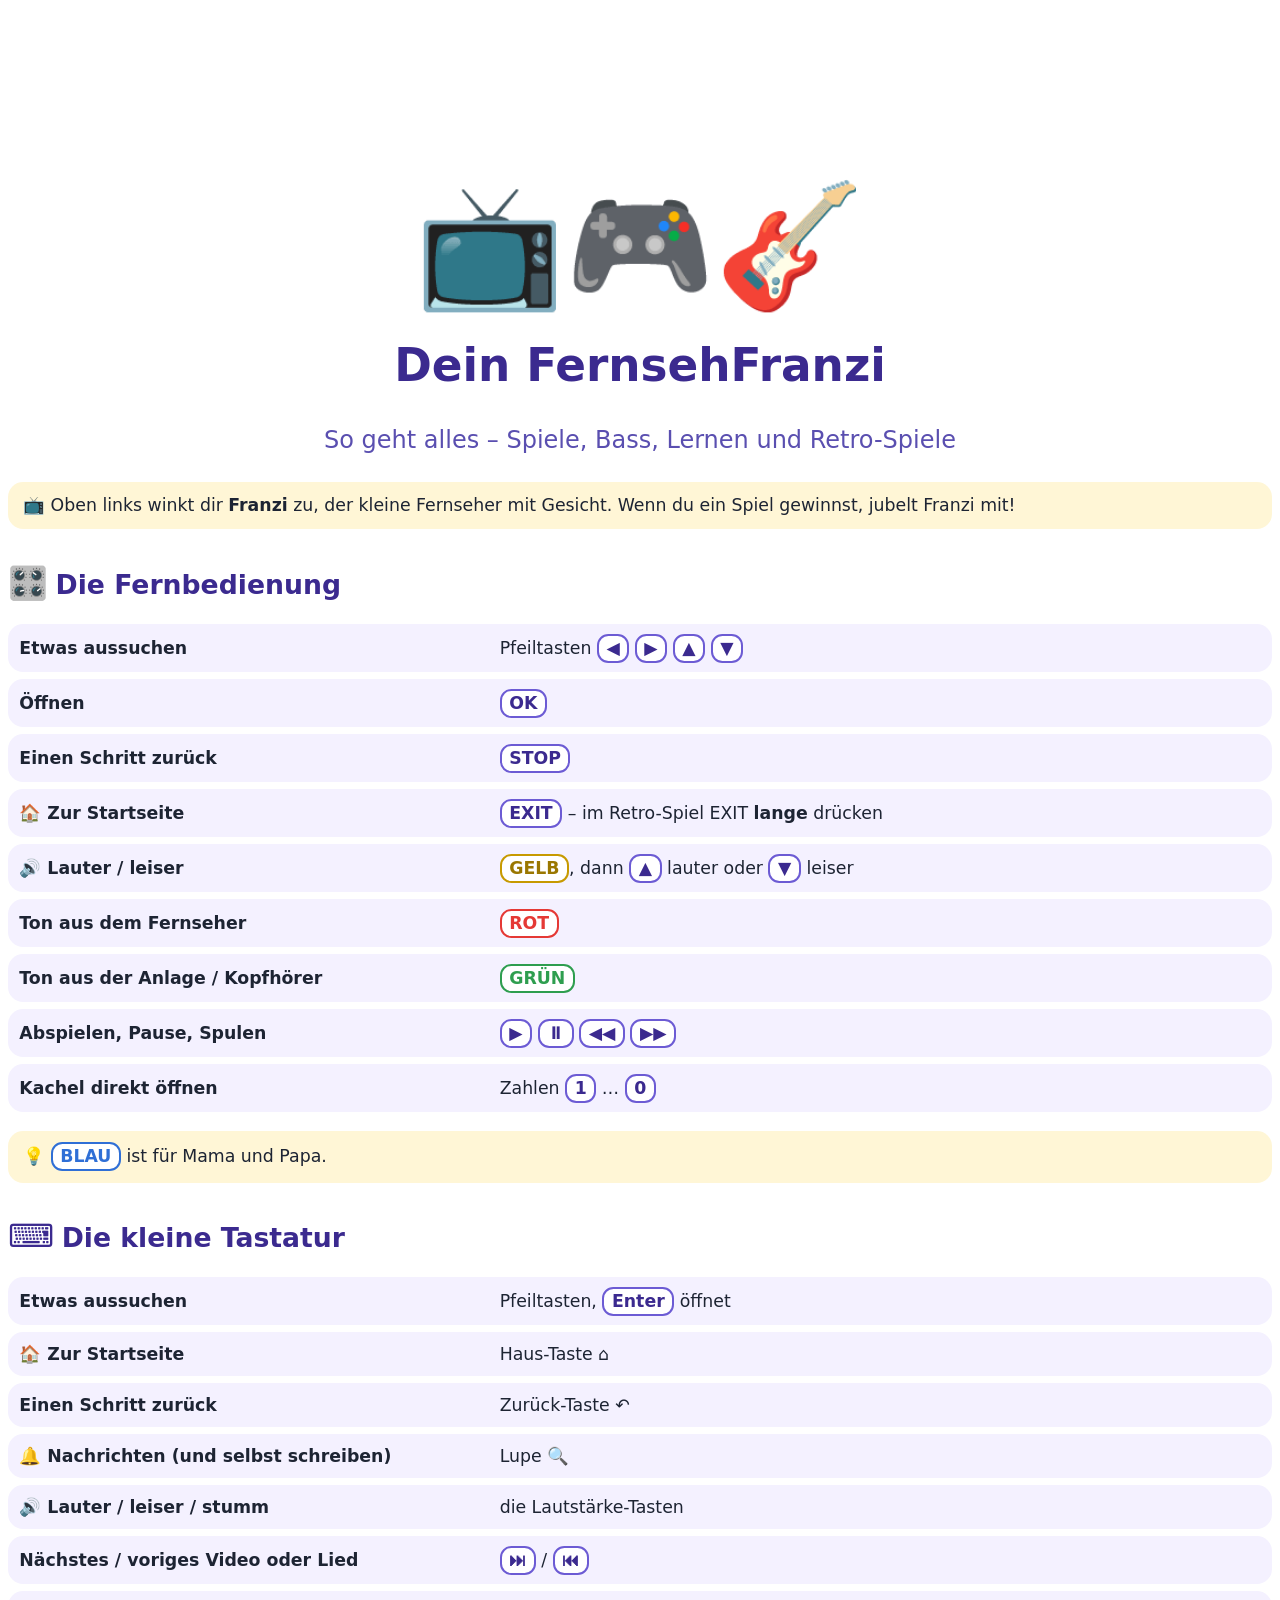
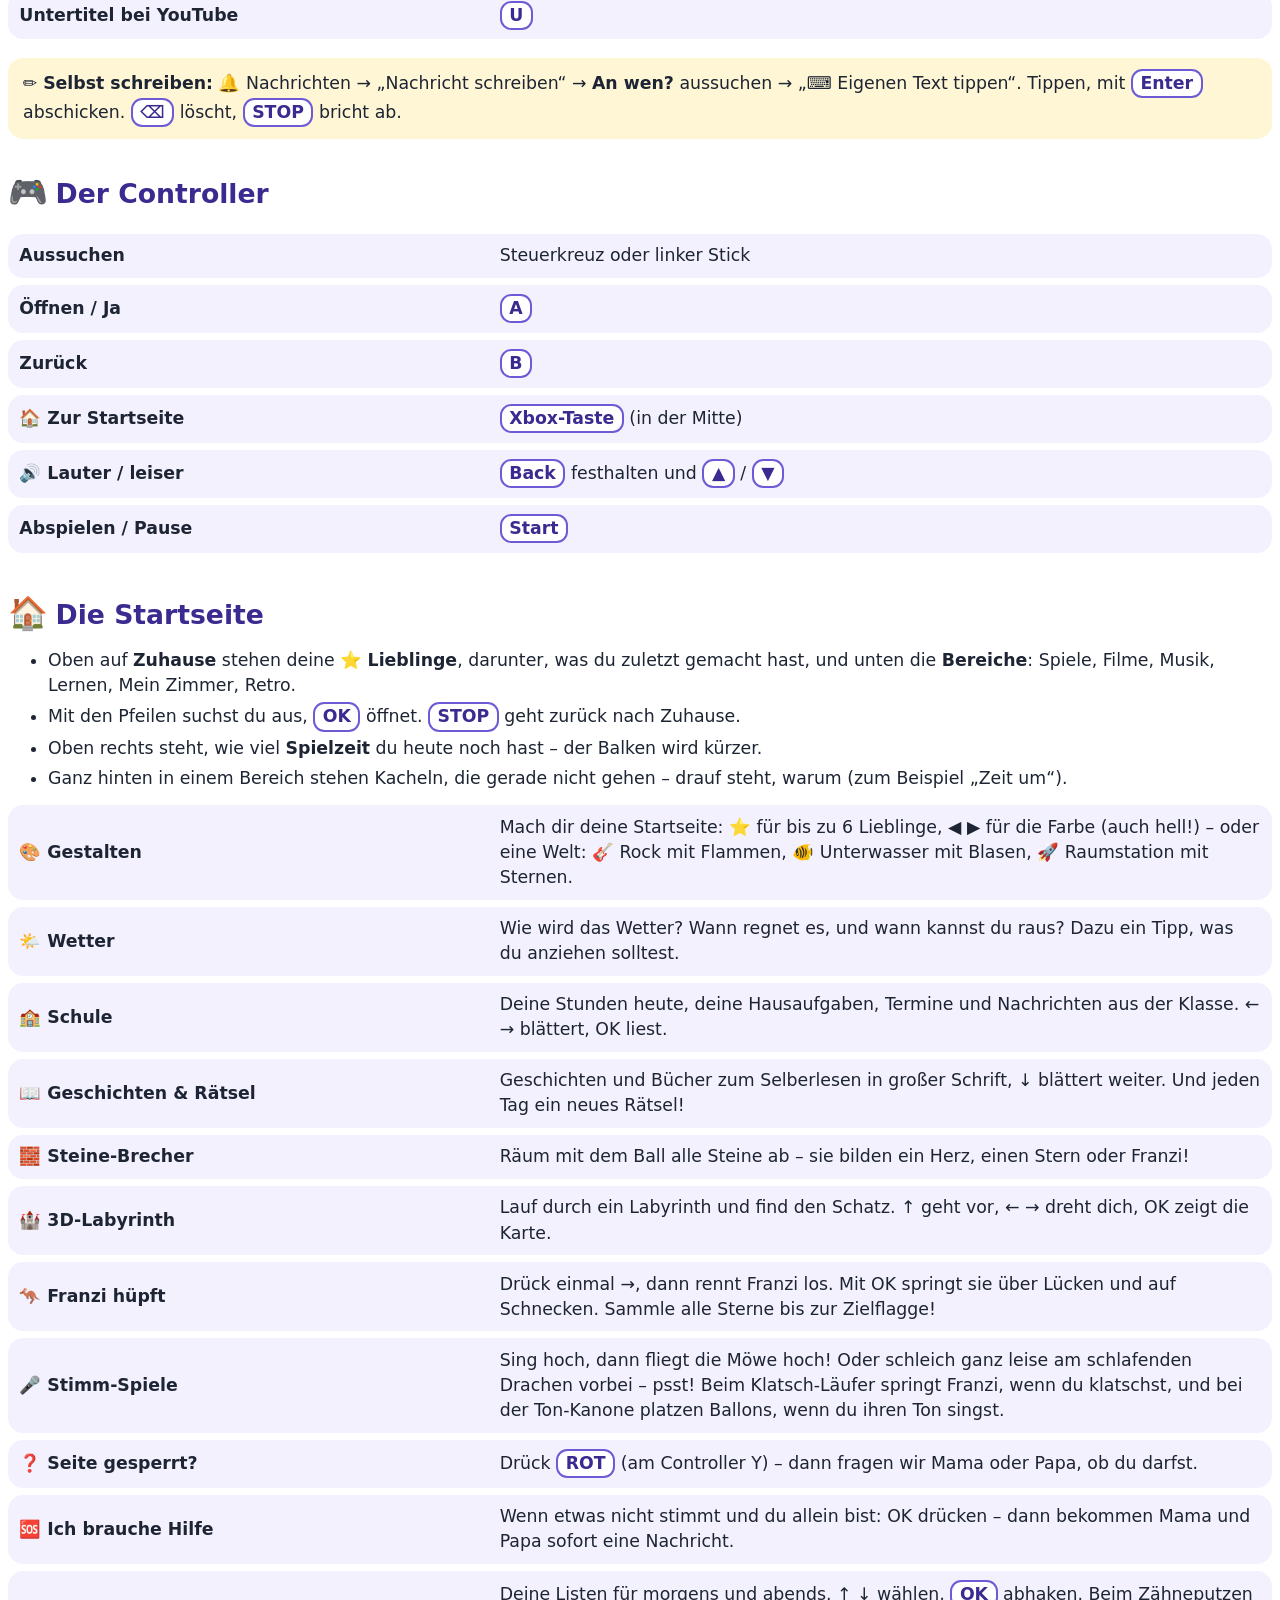
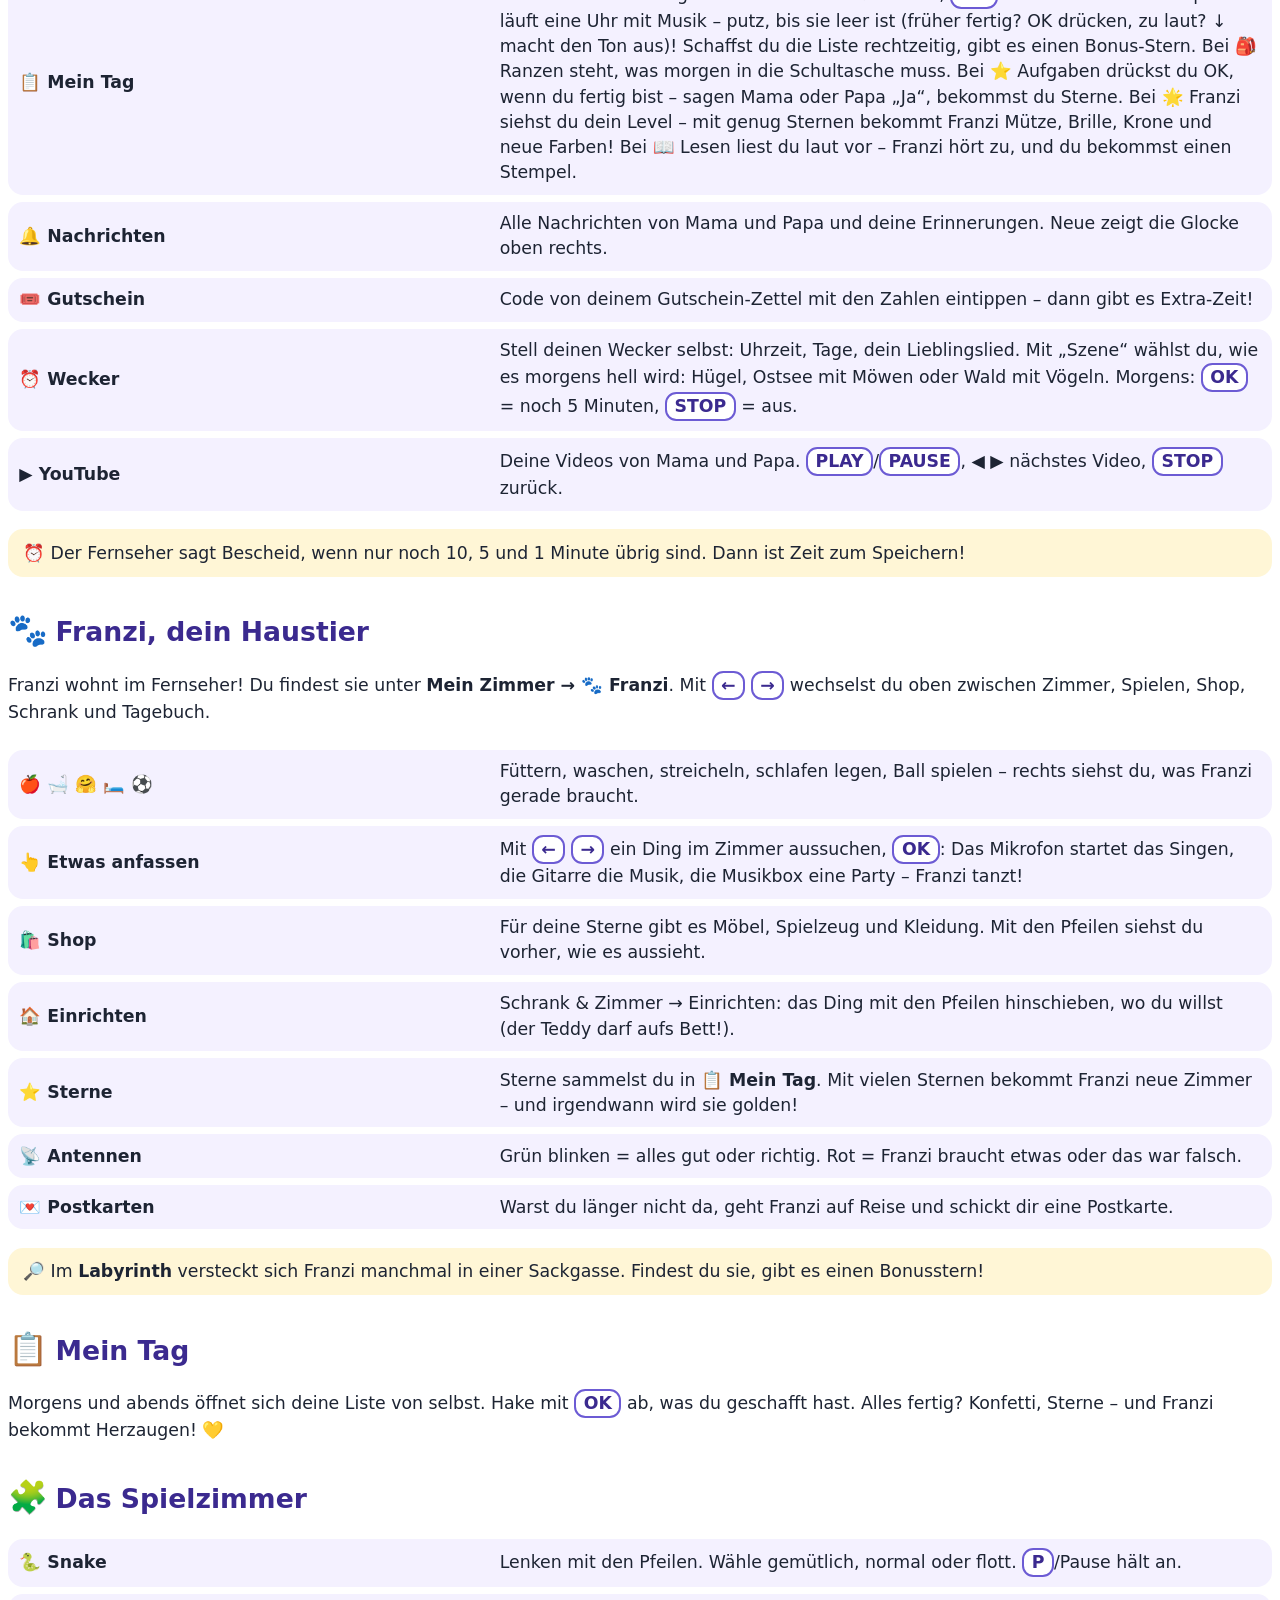
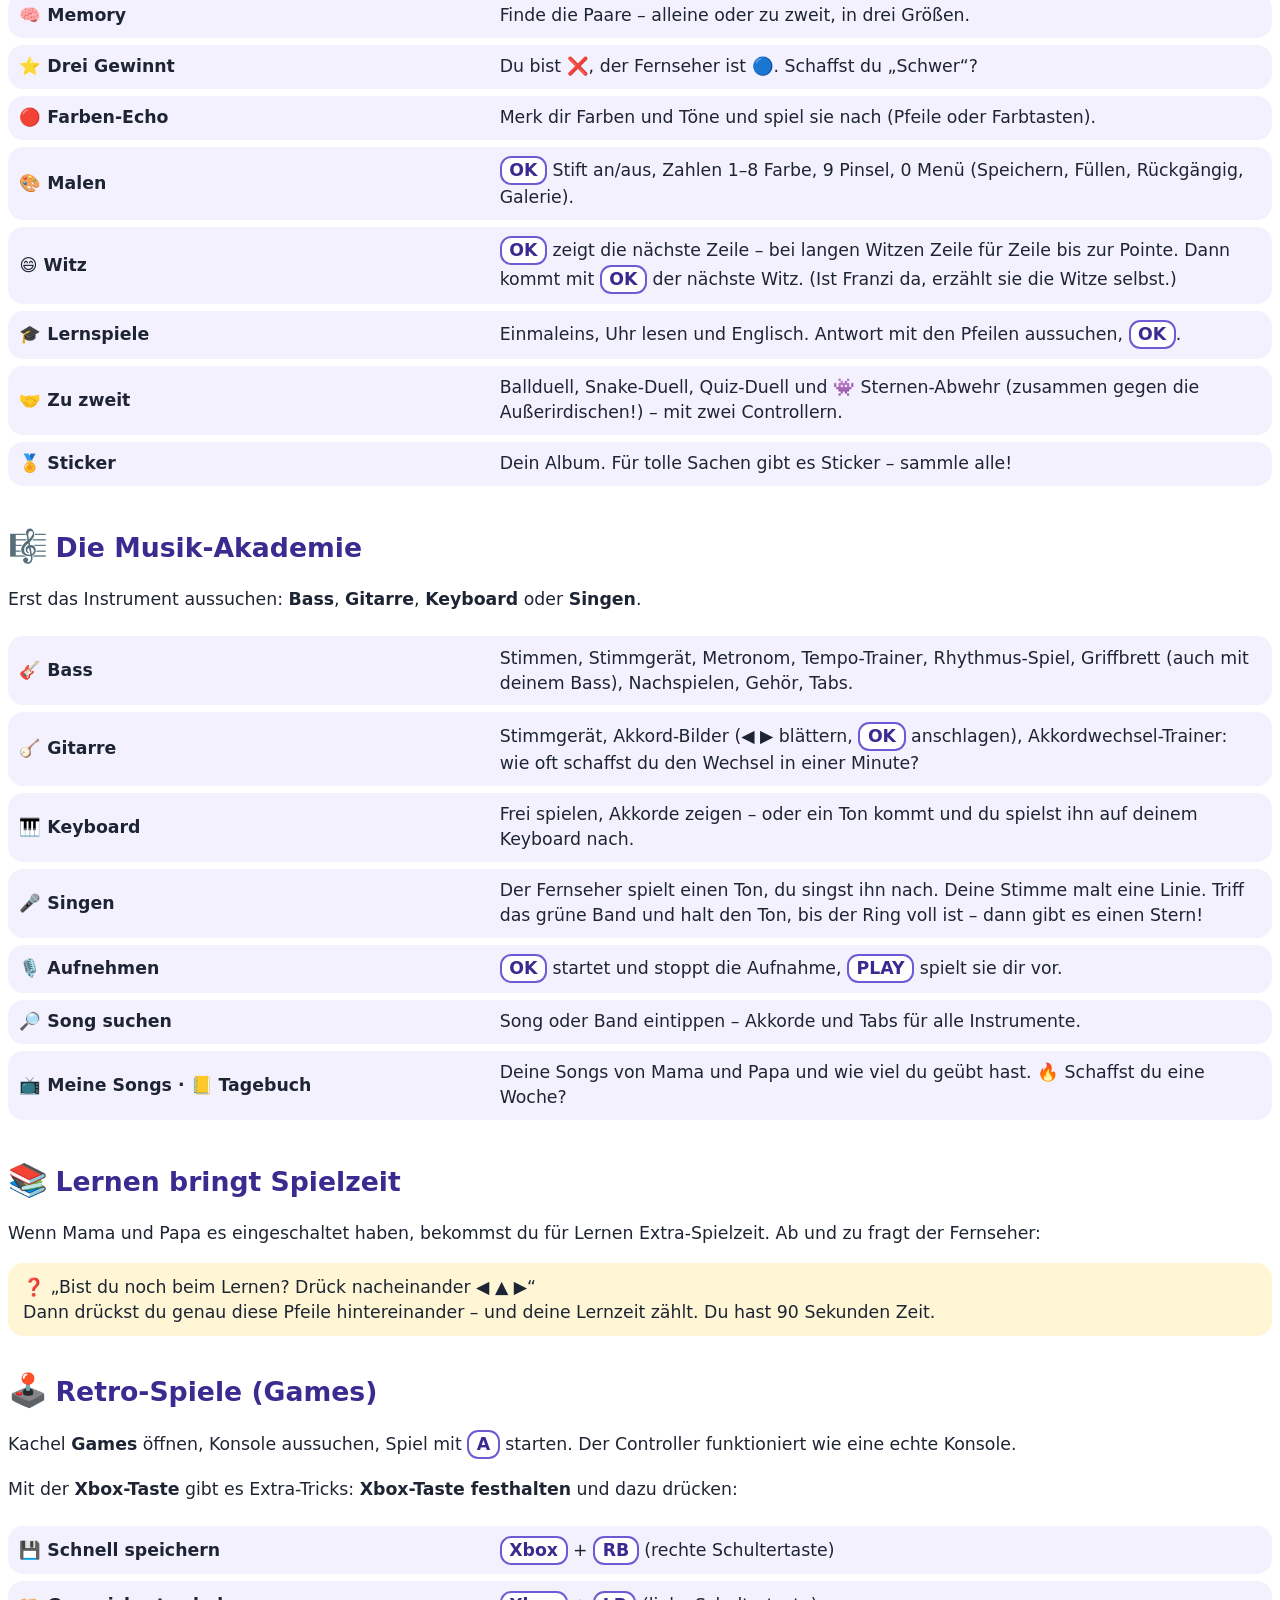
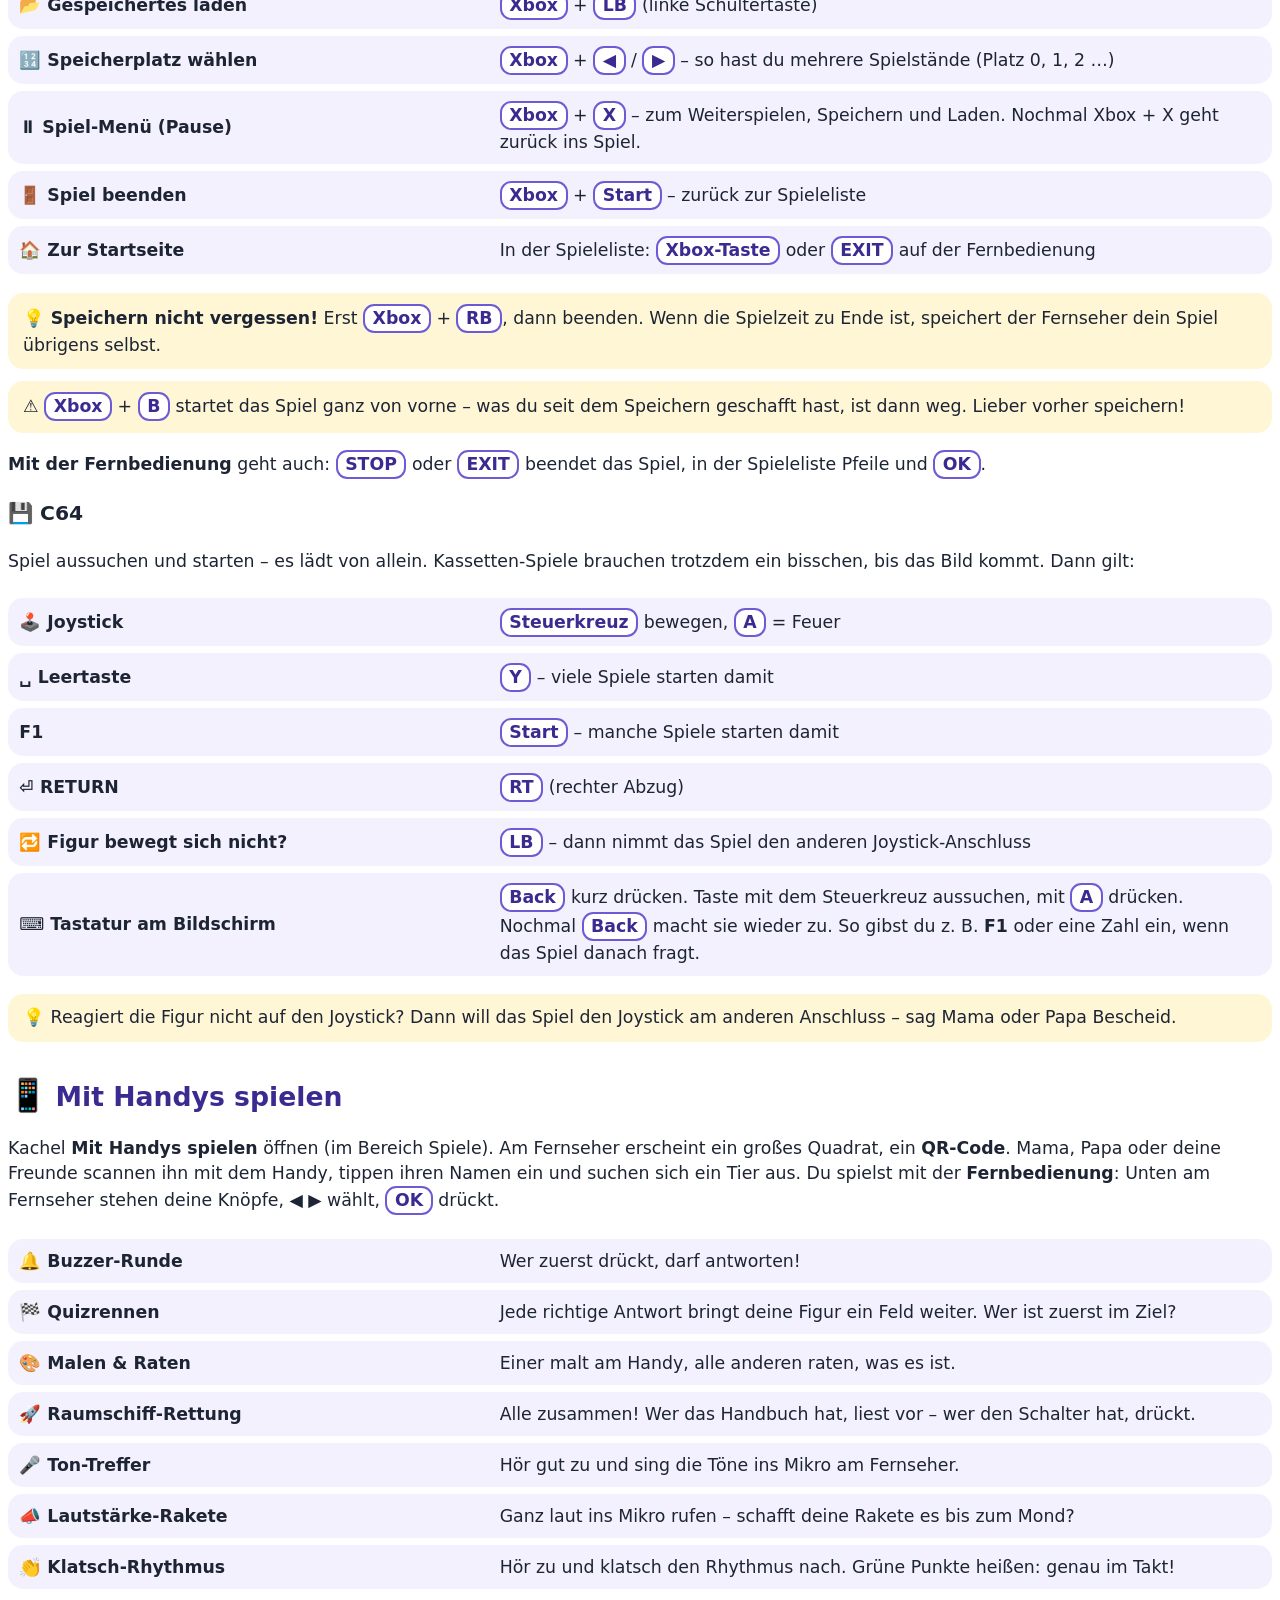
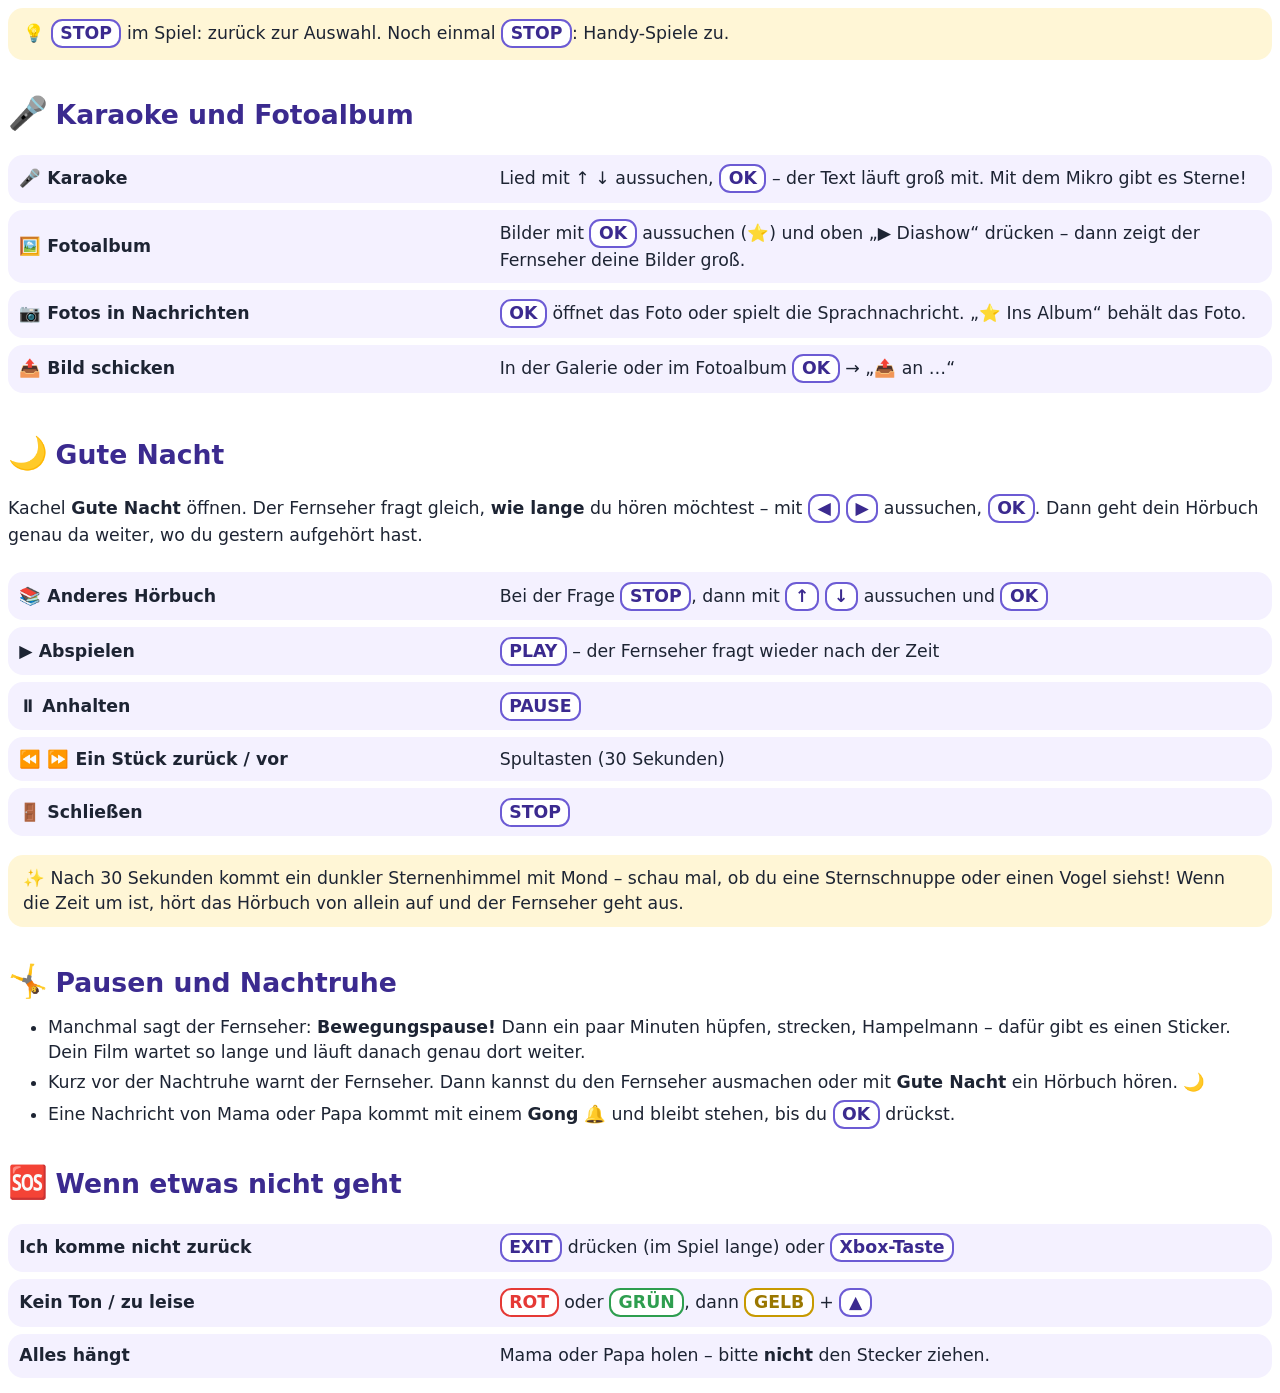
<file: docs/anleitung/kinder.html>
<!doctype html>
<html lang="de">
<head>
<meta charset="UTF-8">
<title>FernsehFranzi – Deine Anleitung</title>
<style>
  @page { size: A4; margin: 14mm 14mm 16mm; }
  body { font-family: "Noto Sans", "DejaVu Sans", sans-serif; font-size: 13pt; line-height: 1.45; color: #1d2433; }
  h1 { font-size: 34pt; margin: 0; color: #3b2a8f; }
  h2 { font-size: 20pt; color: #3b2a8f; margin: 8mm 0 3mm; break-after: avoid; }
  h2 .bild { font-size: 24pt; margin-right: 2mm; }
  table { border-collapse: separate; border-spacing: 0 2mm; width: 100%; break-inside: avoid; }
  td { padding: 2.5mm 3mm; background: #f4f1ff; vertical-align: middle; }
  td:first-child { border-radius: 4mm 0 0 4mm; width: 38%; font-weight: 700; }
  td:last-child { border-radius: 0 4mm 4mm 0; }
  .taste { display: inline-block; border: 2px solid #6c5bd4; border-radius: 3mm; padding: 0 2mm; font-weight: 800; background: #fff; color: #3b2a8f; }
  .rot { border-color: #e53935; color: #e53935; } .gruen { border-color: #2e9e4f; color: #2e9e4f; }
  .gelb { border-color: #c79a00; color: #9a7700; } .blau { border-color: #2f6fd6; color: #2f6fd6; }
  .tipp { background: #fff6d6; border-radius: 4mm; padding: 3mm 4mm; margin: 3mm 0; break-inside: avoid; }
  .titel { text-align: center; padding-top: 40mm; break-after: page; }
  .titel .gross { font-size: 90pt; }
  .titel p { font-size: 18pt; color: #5a4fb0; }
  .seite { break-before: page; }
  ul { margin: 1mm 0 2mm; } li { margin: 1.2mm 0; }
</style>
</head>
<body>

<div class="titel">
  <div class="gross">📺🎮🎸</div>
  <h1>Dein FernsehFranzi</h1>
  <p>So geht alles – Spiele, Bass, Lernen und Retro-Spiele</p>
</div>

<div class="tipp">📺 Oben links winkt dir <b>Franzi</b> zu, der kleine Fernseher mit Gesicht. Wenn du ein Spiel gewinnst, jubelt Franzi mit!</div>

<h2><span class="bild">🎛️</span>Die Fernbedienung</h2>
<table>
  <tr><td>Etwas aussuchen</td><td>Pfeiltasten <span class="taste">◀</span> <span class="taste">▶</span> <span class="taste">▲</span> <span class="taste">▼</span></td></tr>
  <tr><td>Öffnen</td><td><span class="taste">OK</span></td></tr>
  <tr><td>Einen Schritt zurück</td><td><span class="taste">STOP</span></td></tr>
  <tr><td>🏠 Zur Startseite</td><td><span class="taste">EXIT</span> – im Retro-Spiel EXIT <b>lange</b> drücken</td></tr>
  <tr><td>🔊 Lauter / leiser</td><td><span class="taste gelb">GELB</span>, dann <span class="taste">▲</span> lauter oder <span class="taste">▼</span> leiser</td></tr>
  <tr><td>Ton aus dem Fernseher</td><td><span class="taste rot">ROT</span></td></tr>
  <tr><td>Ton aus der Anlage / Kopfhörer</td><td><span class="taste gruen">GRÜN</span></td></tr>
  <tr><td>Abspielen, Pause, Spulen</td><td><span class="taste">▶</span> <span class="taste">⏸</span> <span class="taste">◀◀</span> <span class="taste">▶▶</span></td></tr>
  <tr><td>Kachel direkt öffnen</td><td>Zahlen <span class="taste">1</span> … <span class="taste">0</span></td></tr>
</table>
<div class="tipp">💡 <span class="taste blau">BLAU</span> ist für Mama und Papa.</div>

<h2><span class="bild">⌨️</span>Die kleine Tastatur</h2>
<table>
  <tr><td>Etwas aussuchen</td><td>Pfeiltasten, <span class="taste">Enter</span> öffnet</td></tr>
  <tr><td>🏠 Zur Startseite</td><td>Haus-Taste ⌂</td></tr>
  <tr><td>Einen Schritt zurück</td><td>Zurück-Taste ↶</td></tr>
  <tr><td>🔔 Nachrichten (und selbst schreiben)</td><td>Lupe 🔍</td></tr>
  <tr><td>🔊 Lauter / leiser / stumm</td><td>die Lautstärke-Tasten</td></tr>
  <tr><td>Nächstes / voriges Video oder Lied</td><td><span class="taste">⏭</span> / <span class="taste">⏮</span></td></tr>
  <tr><td>Untertitel bei YouTube</td><td><span class="taste">U</span></td></tr>
</table>
<div class="tipp">✏️ <b>Selbst schreiben:</b> 🔔 Nachrichten → „Nachricht schreiben“ → <b>An wen?</b> aussuchen → „⌨️ Eigenen Text tippen“.
Tippen, mit <span class="taste">Enter</span> abschicken. <span class="taste">⌫</span> löscht, <span class="taste">STOP</span> bricht ab.</div>

<h2><span class="bild">🎮</span>Der Controller</h2>
<table>
  <tr><td>Aussuchen</td><td>Steuerkreuz oder linker Stick</td></tr>
  <tr><td>Öffnen / Ja</td><td><span class="taste">A</span></td></tr>
  <tr><td>Zurück</td><td><span class="taste">B</span></td></tr>
  <tr><td>🏠 Zur Startseite</td><td><span class="taste">Xbox-Taste</span> (in der Mitte)</td></tr>
  <tr><td>🔊 Lauter / leiser</td><td><span class="taste">Back</span> festhalten und <span class="taste">▲</span> / <span class="taste">▼</span></td></tr>
  <tr><td>Abspielen / Pause</td><td><span class="taste">Start</span></td></tr>
</table>

<h2><span class="bild">🏠</span>Die Startseite</h2>
<ul>
  <li>Oben auf <b>Zuhause</b> stehen deine ⭐ <b>Lieblinge</b>, darunter, was du zuletzt gemacht hast, und unten die
      <b>Bereiche</b>: Spiele, Filme, Musik, Lernen, Mein Zimmer, Retro.</li>
  <li>Mit den Pfeilen suchst du aus, <span class="taste">OK</span> öffnet. <span class="taste">STOP</span> geht zurück nach Zuhause.</li>
  <li>Oben rechts steht, wie viel <b>Spielzeit</b> du heute noch hast – der Balken wird kürzer.</li>
  <li>Ganz hinten in einem Bereich stehen Kacheln, die gerade nicht gehen – drauf steht, warum (zum Beispiel „Zeit um“).</li>
</ul>
<table>
  <tr><td>🎨 Gestalten</td><td>Mach dir deine Startseite: ⭐ für bis zu 6 Lieblinge, ◀ ▶ für die Farbe (auch hell!) – oder eine Welt: 🎸 Rock mit Flammen, 🐠 Unterwasser mit Blasen, 🚀 Raumstation mit Sternen.</td></tr>
  <tr><td>🌤️ Wetter</td><td>Wie wird das Wetter? Wann regnet es, und wann kannst du raus? Dazu ein Tipp, was du anziehen solltest.</td></tr>
  <tr><td>🏫 Schule</td><td>Deine Stunden heute, deine Hausaufgaben, Termine und Nachrichten aus der Klasse. ← → blättert, OK liest.</td></tr>
  <tr><td>📖 Geschichten &amp; Rätsel</td><td>Geschichten und Bücher zum Selberlesen in großer Schrift, ↓ blättert weiter. Und jeden Tag ein neues Rätsel!</td></tr>
  <tr><td>🧱 Steine-Brecher</td><td>Räum mit dem Ball alle Steine ab – sie bilden ein Herz, einen Stern oder Franzi!</td></tr>
  <tr><td>🏰 3D-Labyrinth</td><td>Lauf durch ein Labyrinth und find den Schatz. ↑ geht vor, ← → dreht dich, OK zeigt die Karte.</td></tr>
  <tr><td>🦘 Franzi hüpft</td><td>Drück einmal →, dann rennt Franzi los. Mit OK springt sie über Lücken und auf Schnecken. Sammle alle Sterne bis zur Zielflagge!</td></tr>
  <tr><td>🎤 Stimm-Spiele</td><td>Sing hoch, dann fliegt die Möwe hoch! Oder schleich ganz leise am schlafenden Drachen vorbei – psst! Beim Klatsch-Läufer springt Franzi, wenn du klatschst, und bei der Ton-Kanone platzen Ballons, wenn du ihren Ton singst.</td></tr>
  <tr><td>❓ Seite gesperrt?</td><td>Drück <span class="taste">ROT</span> (am Controller Y) – dann fragen wir Mama oder Papa, ob du darfst.</td></tr>
  <tr><td>🆘 Ich brauche Hilfe</td><td>Wenn etwas nicht stimmt und du allein bist: OK drücken – dann bekommen Mama und Papa sofort eine Nachricht.</td></tr>
  <tr><td>📋 Mein Tag</td><td>Deine Listen für morgens und abends. ↑ ↓ wählen, <span class="taste">OK</span> abhaken. Beim Zähneputzen läuft eine Uhr mit Musik – putz, bis sie leer ist (früher fertig? OK drücken, zu laut? ↓ macht den Ton aus)! Schaffst du die Liste rechtzeitig, gibt es einen Bonus-Stern. Bei 🎒 Ranzen steht, was morgen in die Schultasche muss. Bei ⭐ Aufgaben drückst du OK, wenn du fertig bist – sagen Mama oder Papa „Ja“, bekommst du Sterne. Bei 🌟 Franzi siehst du dein Level – mit genug Sternen bekommt Franzi Mütze, Brille, Krone und neue Farben! Bei 📖 Lesen liest du laut vor – Franzi hört zu, und du bekommst einen Stempel.</td></tr>
  <tr><td>🔔 Nachrichten</td><td>Alle Nachrichten von Mama und Papa und deine Erinnerungen. Neue zeigt die Glocke oben rechts.</td></tr>
  <tr><td>🎟️ Gutschein</td><td>Code von deinem Gutschein-Zettel mit den Zahlen eintippen – dann gibt es Extra-Zeit!</td></tr>
  <tr><td>⏰ Wecker</td><td>Stell deinen Wecker selbst: Uhrzeit, Tage, dein Lieblingslied. Mit „Szene“ wählst du, wie es morgens hell wird: Hügel, Ostsee mit Möwen oder Wald mit Vögeln. Morgens: <span class="taste">OK</span> = noch 5 Minuten, <span class="taste">STOP</span> = aus.</td></tr>
  <tr><td>▶️ YouTube</td><td>Deine Videos von Mama und Papa. <span class="taste">PLAY</span>/<span class="taste">PAUSE</span>, ◀ ▶ nächstes Video, <span class="taste">STOP</span> zurück.</td></tr>
</table>
<div class="tipp">⏰ Der Fernseher sagt Bescheid, wenn nur noch 10, 5 und 1 Minute übrig sind. Dann ist Zeit zum Speichern!</div>

<h2><span class="bild">🐾</span>Franzi, dein Haustier</h2>
<p>Franzi wohnt im Fernseher! Du findest sie unter <b>Mein Zimmer → 🐾 Franzi</b>. Mit <span class="taste">←</span>
<span class="taste">→</span> wechselst du oben zwischen Zimmer, Spielen, Shop, Schrank und Tagebuch.</p>
<table>
  <tr><td>🍎 🛁 🤗 🛏️ ⚽</td><td>Füttern, waschen, streicheln, schlafen legen, Ball spielen – rechts siehst du, was Franzi gerade braucht.</td></tr>
  <tr><td>👆 Etwas anfassen</td><td>Mit <span class="taste">←</span> <span class="taste">→</span> ein Ding im Zimmer aussuchen, <span class="taste">OK</span>: Das Mikrofon startet das Singen, die Gitarre die Musik, die Musikbox eine Party – Franzi tanzt!</td></tr>
  <tr><td>🛍️ Shop</td><td>Für deine Sterne gibt es Möbel, Spielzeug und Kleidung. Mit den Pfeilen siehst du vorher, wie es aussieht.</td></tr>
  <tr><td>🏠 Einrichten</td><td>Schrank &amp; Zimmer → Einrichten: das Ding mit den Pfeilen hinschieben, wo du willst (der Teddy darf aufs Bett!).</td></tr>
  <tr><td>⭐ Sterne</td><td>Sterne sammelst du in <b>📋 Mein Tag</b>. Mit vielen Sternen bekommt Franzi neue Zimmer – und irgendwann wird sie golden!</td></tr>
  <tr><td>📡 Antennen</td><td>Grün blinken = alles gut oder richtig. Rot = Franzi braucht etwas oder das war falsch.</td></tr>
  <tr><td>💌 Postkarten</td><td>Warst du länger nicht da, geht Franzi auf Reise und schickt dir eine Postkarte.</td></tr>
</table>
<div class="tipp">🔎 Im <b>Labyrinth</b> versteckt sich Franzi manchmal in einer Sackgasse. Findest du sie, gibt es einen Bonusstern!</div>

<h2><span class="bild">📋</span>Mein Tag</h2>
<p>Morgens und abends öffnet sich deine Liste von selbst. Hake mit <span class="taste">OK</span> ab, was du geschafft hast.
Alles fertig? Konfetti, Sterne – und Franzi bekommt Herzaugen! 💛</p>

<h2><span class="bild">🧩</span>Das Spielzimmer</h2>
<table>
  <tr><td>🐍 Snake</td><td>Lenken mit den Pfeilen. Wähle gemütlich, normal oder flott. <span class="taste">P</span>/Pause hält an.</td></tr>
  <tr><td>🧠 Memory</td><td>Finde die Paare – alleine oder zu zweit, in drei Größen.</td></tr>
  <tr><td>⭐ Drei Gewinnt</td><td>Du bist ❌, der Fernseher ist 🔵. Schaffst du „Schwer“?</td></tr>
  <tr><td>🔴 Farben-Echo</td><td>Merk dir Farben und Töne und spiel sie nach (Pfeile oder Farbtasten).</td></tr>
  <tr><td>🎨 Malen</td><td><span class="taste">OK</span> Stift an/aus, Zahlen 1–8 Farbe, 9 Pinsel, 0 Menü (Speichern, Füllen, Rückgängig, Galerie).</td></tr>
  <tr><td>😄 Witz</td><td><span class="taste">OK</span> zeigt die nächste Zeile – bei langen Witzen Zeile für Zeile bis zur Pointe. Dann kommt mit <span class="taste">OK</span> der nächste Witz. (Ist Franzi da, erzählt sie die Witze selbst.)</td></tr>
  <tr><td>🎓 Lernspiele</td><td>Einmaleins, Uhr lesen und Englisch. Antwort mit den Pfeilen aussuchen, <span class="taste">OK</span>.</td></tr>
  <tr><td>🤝 Zu zweit</td><td>Ballduell, Snake-Duell, Quiz-Duell und 👾 Sternen-Abwehr (zusammen gegen die Außerirdischen!) – mit zwei Controllern.</td></tr>
  <tr><td>🏅 Sticker</td><td>Dein Album. Für tolle Sachen gibt es Sticker – sammle alle!</td></tr>
</table>

<h2><span class="bild">🎼</span>Die Musik-Akademie</h2>
<p>Erst das Instrument aussuchen: <b>Bass</b>, <b>Gitarre</b>, <b>Keyboard</b> oder <b>Singen</b>.</p>
<table>
  <tr><td>🎸 Bass</td><td>Stimmen, Stimmgerät, Metronom, Tempo-Trainer, Rhythmus-Spiel, Griffbrett (auch mit deinem Bass), Nachspielen, Gehör, Tabs.</td></tr>
  <tr><td>🪕 Gitarre</td><td>Stimmgerät, Akkord-Bilder (◀ ▶ blättern, <span class="taste">OK</span> anschlagen), Akkordwechsel-Trainer: wie oft schaffst du den Wechsel in einer Minute?</td></tr>
  <tr><td>🎹 Keyboard</td><td>Frei spielen, Akkorde zeigen – oder ein Ton kommt und du spielst ihn auf deinem Keyboard nach.</td></tr>
  <tr><td>🎤 Singen</td><td>Der Fernseher spielt einen Ton, du singst ihn nach. Deine Stimme malt eine Linie. Triff das grüne Band und halt den Ton, bis der Ring voll ist – dann gibt es einen Stern!</td></tr>
  <tr><td>🎙️ Aufnehmen</td><td><span class="taste">OK</span> startet und stoppt die Aufnahme, <span class="taste">PLAY</span> spielt sie dir vor.</td></tr>
  <tr><td>🔎 Song suchen</td><td>Song oder Band eintippen – Akkorde und Tabs für alle Instrumente.</td></tr>
  <tr><td>📺 Meine Songs · 📒 Tagebuch</td><td>Deine Songs von Mama und Papa und wie viel du geübt hast. 🔥 Schaffst du eine Woche?</td></tr>
</table>

<h2><span class="bild">📚</span>Lernen bringt Spielzeit</h2>
<p>Wenn Mama und Papa es eingeschaltet haben, bekommst du für Lernen Extra-Spielzeit. Ab und zu fragt der Fernseher:</p>
<div class="tipp">❓ „Bist du noch beim Lernen? Drück nacheinander ◀ ▲ ▶“<br>Dann drückst du genau diese Pfeile hintereinander –
und deine Lernzeit zählt. Du hast 90 Sekunden Zeit.</div>

<h2><span class="bild">🕹️</span>Retro-Spiele (Games)</h2>
<p>Kachel <b>Games</b> öffnen, Konsole aussuchen, Spiel mit <span class="taste">A</span> starten.
Der Controller funktioniert wie eine echte Konsole.</p>
<p>Mit der <b>Xbox-Taste</b> gibt es Extra-Tricks: <b>Xbox-Taste festhalten</b> und dazu drücken:</p>
<table>
  <tr><td>💾 Schnell speichern</td><td><span class="taste">Xbox</span> + <span class="taste">RB</span> (rechte Schultertaste)</td></tr>
  <tr><td>📂 Gespeichertes laden</td><td><span class="taste">Xbox</span> + <span class="taste">LB</span> (linke Schultertaste)</td></tr>
  <tr><td>🔢 Speicherplatz wählen</td><td><span class="taste">Xbox</span> + <span class="taste">◀</span> / <span class="taste">▶</span> – so hast du mehrere Spielstände (Platz 0, 1, 2 …)</td></tr>
  <tr><td>⏸ Spiel-Menü (Pause)</td><td><span class="taste">Xbox</span> + <span class="taste">X</span> – zum Weiterspielen, Speichern und Laden. Nochmal Xbox + X geht zurück ins Spiel.</td></tr>
  <tr><td>🚪 Spiel beenden</td><td><span class="taste">Xbox</span> + <span class="taste">Start</span> – zurück zur Spieleliste</td></tr>
  <tr><td>🏠 Zur Startseite</td><td>In der Spieleliste: <span class="taste">Xbox-Taste</span> oder <span class="taste">EXIT</span> auf der Fernbedienung</td></tr>
</table>
<div class="tipp">💡 <b>Speichern nicht vergessen!</b> Erst <span class="taste">Xbox</span> + <span class="taste">RB</span>, dann beenden.
Wenn die Spielzeit zu Ende ist, speichert der Fernseher dein Spiel übrigens selbst.</div>
<div class="tipp">⚠️ <span class="taste">Xbox</span> + <span class="taste">B</span> startet das Spiel ganz von vorne – was du seit dem
Speichern geschafft hast, ist dann weg. Lieber vorher speichern!</div>
<p><b>Mit der Fernbedienung</b> geht auch: <span class="taste">STOP</span> oder <span class="taste">EXIT</span> beendet das Spiel,
in der Spieleliste Pfeile und <span class="taste">OK</span>.</p>

<h3>💾 C64</h3>
<p>Spiel aussuchen und starten – es lädt von allein. Kassetten-Spiele brauchen trotzdem ein bisschen,
bis das Bild kommt. Dann gilt:</p>
<table>
  <tr><td>🕹️ Joystick</td><td><span class="taste">Steuerkreuz</span> bewegen, <span class="taste">A</span> = Feuer</td></tr>
  <tr><td>␣ Leertaste</td><td><span class="taste">Y</span> – viele Spiele starten damit</td></tr>
  <tr><td>F1</td><td><span class="taste">Start</span> – manche Spiele starten damit</td></tr>
  <tr><td>⏎ RETURN</td><td><span class="taste">RT</span> (rechter Abzug)</td></tr>
  <tr><td>🔁 Figur bewegt sich nicht?</td><td><span class="taste">LB</span> – dann nimmt das Spiel den anderen Joystick-Anschluss</td></tr>
  <tr><td>⌨️ Tastatur am Bildschirm</td><td><span class="taste">Back</span> kurz drücken. Taste mit dem Steuerkreuz aussuchen,
      mit <span class="taste">A</span> drücken. Nochmal <span class="taste">Back</span> macht sie wieder zu.
      So gibst du z. B. <b>F1</b> oder eine Zahl ein, wenn das Spiel danach fragt.</td></tr>
</table>
<div class="tipp">💡 Reagiert die Figur nicht auf den Joystick? Dann will das Spiel den Joystick am anderen Anschluss –
sag Mama oder Papa Bescheid.</div>

<h2><span class="bild">📱</span>Mit Handys spielen</h2>
<p>Kachel <b>Mit Handys spielen</b> öffnen (im Bereich Spiele). Am Fernseher erscheint ein großes Quadrat, ein
<b>QR-Code</b>. Mama, Papa oder deine Freunde scannen ihn mit dem Handy, tippen ihren Namen ein und suchen sich ein Tier
aus. Du spielst mit der <b>Fernbedienung</b>: Unten am Fernseher stehen deine Knöpfe, ◀ ▶ wählt, <span class="taste">OK</span> drückt.</p>
<table>
  <tr><td>🔔 Buzzer-Runde</td><td>Wer zuerst drückt, darf antworten!</td></tr>
  <tr><td>🏁 Quizrennen</td><td>Jede richtige Antwort bringt deine Figur ein Feld weiter. Wer ist zuerst im Ziel?</td></tr>
  <tr><td>🎨 Malen &amp; Raten</td><td>Einer malt am Handy, alle anderen raten, was es ist.</td></tr>
  <tr><td>🚀 Raumschiff-Rettung</td><td>Alle zusammen! Wer das Handbuch hat, liest vor – wer den Schalter hat, drückt.</td></tr>
  <tr><td>🎤 Ton-Treffer</td><td>Hör gut zu und sing die Töne ins Mikro am Fernseher.</td></tr>
  <tr><td>📣 Lautstärke-Rakete</td><td>Ganz laut ins Mikro rufen – schafft deine Rakete es bis zum Mond?</td></tr>
  <tr><td>👏 Klatsch-Rhythmus</td><td>Hör zu und klatsch den Rhythmus nach. Grüne Punkte heißen: genau im Takt!</td></tr>
</table>
<div class="tipp">💡 <span class="taste">STOP</span> im Spiel: zurück zur Auswahl. Noch einmal <span class="taste">STOP</span>: Handy-Spiele zu.</div>

<h2><span class="bild">🎤</span>Karaoke und Fotoalbum</h2>
<table>
  <tr><td>🎤 Karaoke</td><td>Lied mit ↑ ↓ aussuchen, <span class="taste">OK</span> – der Text läuft groß mit. Mit dem Mikro gibt es Sterne!</td></tr>
  <tr><td>🖼️ Fotoalbum</td><td>Bilder mit <span class="taste">OK</span> aussuchen (⭐) und oben „▶ Diashow“ drücken – dann zeigt der Fernseher deine Bilder groß.</td></tr>
  <tr><td>📷 Fotos in Nachrichten</td><td><span class="taste">OK</span> öffnet das Foto oder spielt die Sprachnachricht. „⭐ Ins Album“ behält das Foto.</td></tr>
  <tr><td>📤 Bild schicken</td><td>In der Galerie oder im Fotoalbum <span class="taste">OK</span> → „📤 an …“</td></tr>
</table>

<h2><span class="bild">🌙</span>Gute Nacht</h2>
<p>Kachel <b>Gute Nacht</b> öffnen. Der Fernseher fragt gleich, <b>wie lange</b> du hören möchtest – mit
<span class="taste">◀</span> <span class="taste">▶</span> aussuchen, <span class="taste">OK</span>. Dann geht dein Hörbuch
genau da weiter, wo du gestern aufgehört hast.</p>
<table>
  <tr><td>📚 Anderes Hörbuch</td><td>Bei der Frage <span class="taste">STOP</span>, dann mit <span class="taste">↑</span> <span class="taste">↓</span> aussuchen und <span class="taste">OK</span></td></tr>
  <tr><td>▶ Abspielen</td><td><span class="taste">PLAY</span> – der Fernseher fragt wieder nach der Zeit</td></tr>
  <tr><td>⏸ Anhalten</td><td><span class="taste">PAUSE</span></td></tr>
  <tr><td>⏪ ⏩ Ein Stück zurück / vor</td><td>Spultasten (30 Sekunden)</td></tr>
  <tr><td>🚪 Schließen</td><td><span class="taste">STOP</span></td></tr>
</table>
<div class="tipp">✨ Nach 30 Sekunden kommt ein dunkler Sternenhimmel mit Mond – schau mal, ob du eine Sternschnuppe
oder einen Vogel siehst! Wenn die Zeit um ist, hört das Hörbuch von allein auf und der Fernseher geht aus.</div>

<h2><span class="bild">🤸</span>Pausen und Nachtruhe</h2>
<ul>
  <li>Manchmal sagt der Fernseher: <b>Bewegungspause!</b> Dann ein paar Minuten hüpfen, strecken, Hampelmann – dafür gibt es einen Sticker. Dein Film wartet so lange und läuft danach genau dort weiter.</li>
  <li>Kurz vor der Nachtruhe warnt der Fernseher. Dann kannst du den Fernseher ausmachen oder mit <b>Gute Nacht</b> ein Hörbuch hören. 🌙</li>
  <li>Eine Nachricht von Mama oder Papa kommt mit einem <b>Gong</b> 🔔 und bleibt stehen, bis du <span class="taste">OK</span> drückst.</li>
</ul>

<h2><span class="bild">🆘</span>Wenn etwas nicht geht</h2>
<table>
  <tr><td>Ich komme nicht zurück</td><td><span class="taste">EXIT</span> drücken (im Spiel lange) oder <span class="taste">Xbox-Taste</span></td></tr>
  <tr><td>Kein Ton / zu leise</td><td><span class="taste rot">ROT</span> oder <span class="taste gruen">GRÜN</span>, dann <span class="taste gelb">GELB</span> + <span class="taste">▲</span></td></tr>
  <tr><td>Alles hängt</td><td>Mama oder Papa holen – bitte <b>nicht</b> den Stecker ziehen.</td></tr>
</table>

</body>
</html>
</file>
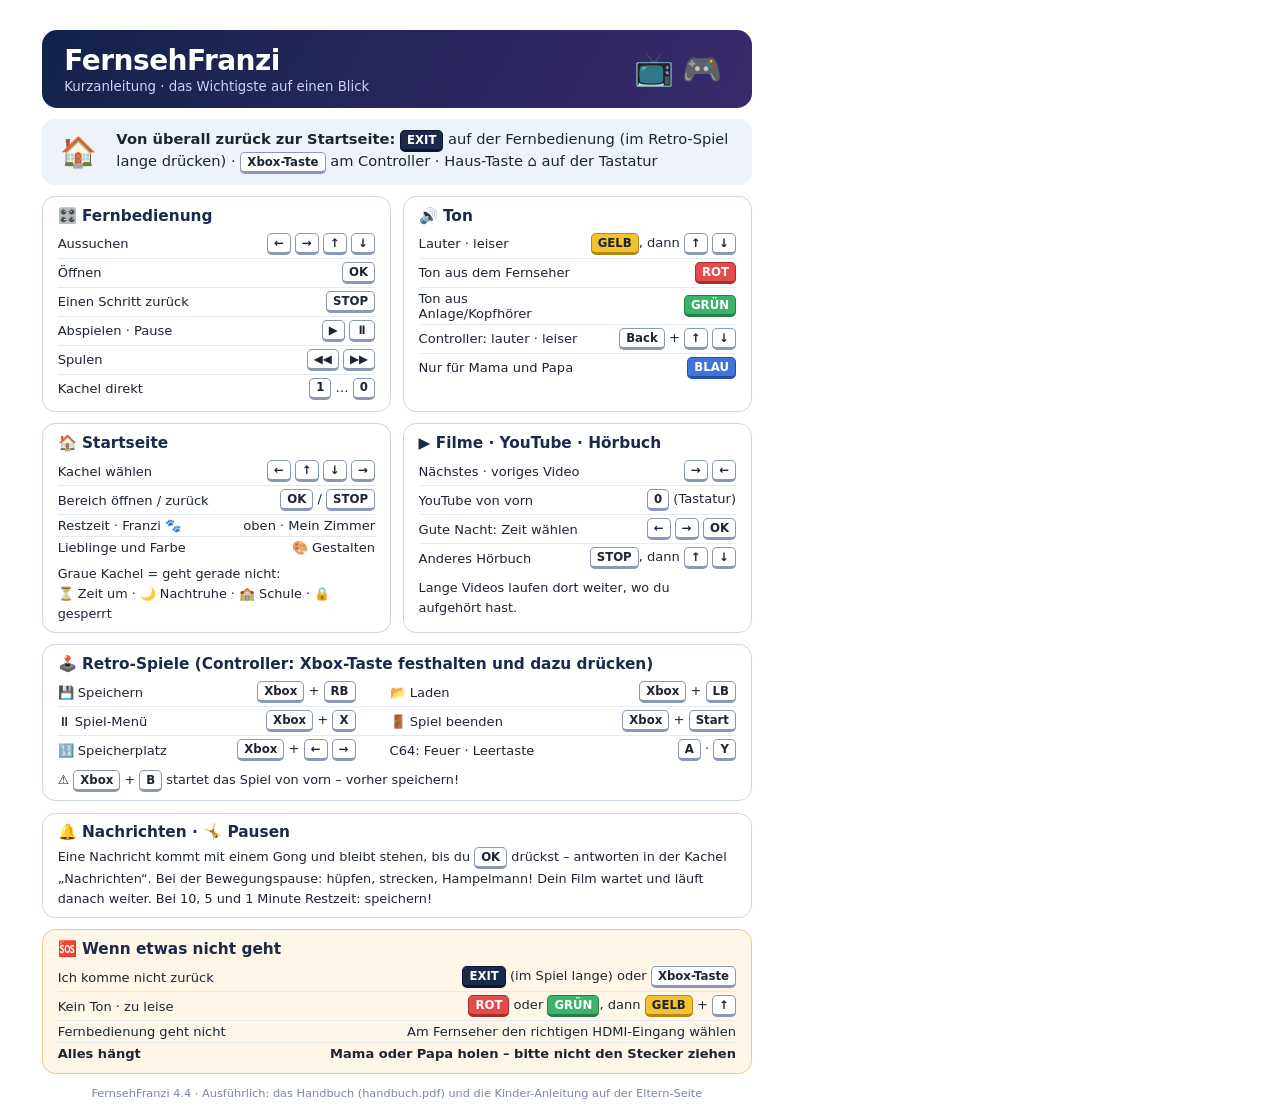
<file: docs/anleitung/kurzanleitung.html>
<!doctype html>
<html lang="de">
<head>
<meta charset="UTF-8">
<title>FernsehFranzi – Kurzanleitung</title>
<!-- Quelle für web/kurzanleitung.pdf (make anleitung): eine DIN-A4-Seite für neben den Fernseher. -->
<style>
  @page { size: A4; margin: 0; }
  html, body { margin: 0; }
  body { font-family: "DejaVu Sans", sans-serif; color: #1d2433; }
  .blatt { width: 210mm; height: 296mm; box-sizing: border-box; padding: 8mm 11mm 5mm; display: flex; flex-direction: column; gap: 3mm; overflow: hidden; }
  .kopf { display: flex; align-items: center; justify-content: space-between; background: linear-gradient(120deg, #13224a, #3a2a6b);
          color: #fff; border-radius: 4mm; padding: 3.6mm 6mm; }
  .kopf h1 { margin: 0; font-size: 21pt; letter-spacing: -.5px; }
  .kopf p { margin: 0.6mm 0 0; color: #c9d4f2; font-size: 10pt; }
  .kopf .gross { font-size: 24pt; letter-spacing: 2mm; }
  .raster { display: grid; grid-template-columns: 1fr 1fr; gap: 3mm; }
  .box { border: 0.5mm solid #c9d4ea; border-radius: 3.5mm; padding: 2.6mm 4mm 2.2mm; break-inside: avoid; }
  .box h2 { margin: 0 0 1.4mm; font-size: 11.5pt; color: #1b2a4a; }
  .breit { grid-column: 1 / -1; }
  table { border-collapse: collapse; width: 100%; font-size: 9.8pt; }
  td { padding: 0.8mm 0; vertical-align: middle; border-bottom: 0.3mm solid #e3e9f5; }
  tr:last-child td { border-bottom: 0; }
  td.t { text-align: right; white-space: nowrap; padding-left: 2mm; }
  .taste { display: inline-block; border: 0.3mm solid #8a97b5; border-bottom-width: 0.8mm; border-radius: 1.3mm; padding: 0.2mm 1.6mm;
           font-weight: 700; font-size: 8.8pt; background: #fff; line-height: 1.4; white-space: nowrap; }
  .rot { background: #e44b4b; color: #fff; border-color: #a92f2f; } .gruen { background: #3bb36b; color: #fff; border-color: #23804a; }
  .gelb { background: #f2c230; border-color: #b18a14; } .blau { background: #3f74d9; color: #fff; border-color: #24509f; }
  .exit { background: #1b2a4a; color: #fff; border-color: #0b1430; }
  .gross-hinweis { background: #eef2fa; border-radius: 3.5mm; padding: 2.8mm 5mm; font-size: 11pt; display: flex; align-items: center; gap: 5mm; }
  .gross-hinweis .symbol { font-size: 22pt; }
  .symbole { font-size: 9.6pt; line-height: 1.55; }
  .fuss { margin-top: auto; text-align: center; font-size: 8.5pt; color: #7a86a3; }
  .warnung { background: #fff6e8; border-color: #f0c98a; }
</style>
</head>
<body>
<div class="blatt">
  <div class="kopf">
    <div><h1>FernsehFranzi</h1><p>Kurzanleitung · das Wichtigste auf einen Blick</p></div>
    <div class="gross">📺🎮</div>
  </div>

  <div class="gross-hinweis"><span class="symbol">🏠</span>
    <div><b>Von überall zurück zur Startseite:</b> <span class="taste exit">EXIT</span> auf der Fernbedienung
    (im Retro-Spiel lange drücken) · <span class="taste">Xbox-Taste</span> am Controller · Haus-Taste ⌂ auf der Tastatur</div></div>

  <div class="raster">
    <div class="box">
      <h2>🎛️ Fernbedienung</h2>
      <table>
        <tr><td>Aussuchen</td><td class="t"><span class="taste">←</span> <span class="taste">→</span> <span class="taste">↑</span> <span class="taste">↓</span></td></tr>
        <tr><td>Öffnen</td><td class="t"><span class="taste">OK</span></td></tr>
        <tr><td>Einen Schritt zurück</td><td class="t"><span class="taste">STOP</span></td></tr>
        <tr><td>Abspielen · Pause</td><td class="t"><span class="taste">▶</span> <span class="taste">⏸</span></td></tr>
        <tr><td>Spulen</td><td class="t"><span class="taste">◀◀</span> <span class="taste">▶▶</span></td></tr>
        <tr><td>Kachel direkt</td><td class="t"><span class="taste">1</span> … <span class="taste">0</span></td></tr>
      </table>
    </div>
    <div class="box">
      <h2>🔊 Ton</h2>
      <table>
        <tr><td>Lauter · leiser</td><td class="t"><span class="taste gelb">GELB</span>, dann <span class="taste">↑</span> <span class="taste">↓</span></td></tr>
        <tr><td>Ton aus dem Fernseher</td><td class="t"><span class="taste rot">ROT</span></td></tr>
        <tr><td>Ton aus Anlage/Kopfhörer</td><td class="t"><span class="taste gruen">GRÜN</span></td></tr>
        <tr><td>Controller: lauter · leiser</td><td class="t"><span class="taste">Back</span> + <span class="taste">↑</span> <span class="taste">↓</span></td></tr>
        <tr><td>Nur für Mama und Papa</td><td class="t"><span class="taste blau">BLAU</span></td></tr>
      </table>
    </div>

    <div class="box">
      <h2>🏠 Startseite</h2>
      <table>
        <tr><td>Kachel wählen</td><td class="t"><span class="taste">←</span> <span class="taste">↑</span> <span class="taste">↓</span> <span class="taste">→</span></td></tr>
        <tr><td>Bereich öffnen / zurück</td><td class="t"><span class="taste">OK</span> / <span class="taste">STOP</span></td></tr>
        <tr><td>Restzeit · Franzi 🐾</td><td class="t">oben · Mein Zimmer</td></tr>
        <tr><td>Lieblinge und Farbe</td><td class="t">🎨 Gestalten</td></tr>
      </table>
      <div class="symbole" style="margin-top:1.5mm">Graue Kachel = geht gerade nicht:<br>
        ⏳ Zeit um · 🌙 Nachtruhe · 🏫 Schule · 🔒 gesperrt</div>
    </div>
    <div class="box">
      <h2>▶️ Filme · YouTube · Hörbuch</h2>
      <table>
        <tr><td>Nächstes · voriges Video</td><td class="t"><span class="taste">→</span> <span class="taste">←</span></td></tr>
        <tr><td>YouTube von vorn</td><td class="t"><span class="taste">0</span> (Tastatur)</td></tr>
        <tr><td>Gute Nacht: Zeit wählen</td><td class="t"><span class="taste">←</span> <span class="taste">→</span> <span class="taste">OK</span></td></tr>
        <tr><td>Anderes Hörbuch</td><td class="t"><span class="taste">STOP</span>, dann <span class="taste">↑</span> <span class="taste">↓</span></td></tr>
      </table>
      <div class="symbole" style="margin-top:1.5mm">Lange Videos laufen dort weiter, wo du aufgehört hast.</div>
    </div>

    <div class="box breit">
      <h2>🕹️ Retro-Spiele (Controller: Xbox-Taste festhalten und dazu drücken)</h2>
      <table>
        <tr><td>💾 Speichern</td><td class="t"><span class="taste">Xbox</span> + <span class="taste">RB</span></td>
            <td style="padding-left:9mm">📂 Laden</td><td class="t"><span class="taste">Xbox</span> + <span class="taste">LB</span></td></tr>
        <tr><td>⏸ Spiel-Menü</td><td class="t"><span class="taste">Xbox</span> + <span class="taste">X</span></td>
            <td style="padding-left:9mm">🚪 Spiel beenden</td><td class="t"><span class="taste">Xbox</span> + <span class="taste">Start</span></td></tr>
        <tr><td>🔢 Speicherplatz</td><td class="t"><span class="taste">Xbox</span> + <span class="taste">←</span> <span class="taste">→</span></td>
            <td style="padding-left:9mm">C64: Feuer · Leertaste</td><td class="t"><span class="taste">A</span> · <span class="taste">Y</span></td></tr>
      </table>
      <div class="symbole" style="margin-top:1.5mm">⚠️ <span class="taste">Xbox</span> + <span class="taste">B</span> startet das Spiel von vorn – vorher speichern!</div>
    </div>

    <div class="box breit">
      <h2>🔔 Nachrichten · 🤸 Pausen</h2>
      <div class="symbole">Eine Nachricht kommt mit einem Gong und bleibt stehen, bis du <span class="taste">OK</span> drückst –
      antworten in der Kachel „Nachrichten“. Bei der Bewegungspause: hüpfen, strecken, Hampelmann! Dein Film wartet und
      läuft danach weiter. Bei 10, 5 und 1 Minute Restzeit: speichern!</div>
    </div>

    <div class="box breit warnung">
      <h2>🆘 Wenn etwas nicht geht</h2>
      <table>
        <tr><td>Ich komme nicht zurück</td><td class="t"><span class="taste exit">EXIT</span> (im Spiel lange) oder <span class="taste">Xbox-Taste</span></td></tr>
        <tr><td>Kein Ton · zu leise</td><td class="t"><span class="taste rot">ROT</span> oder <span class="taste gruen">GRÜN</span>, dann <span class="taste gelb">GELB</span> + <span class="taste">↑</span></td></tr>
        <tr><td>Fernbedienung geht nicht</td><td class="t">Am Fernseher den richtigen HDMI-Eingang wählen</td></tr>
        <tr><td><b>Alles hängt</b></td><td class="t"><b>Mama oder Papa holen – bitte nicht den Stecker ziehen</b></td></tr>
      </table>
    </div>
  </div>

  <div class="fuss">FernsehFranzi 4.4 · Ausführlich: das Handbuch (handbuch.pdf) und die Kinder-Anleitung auf der Eltern-Seite</div>
</div>
</body>
</html>
</file>
